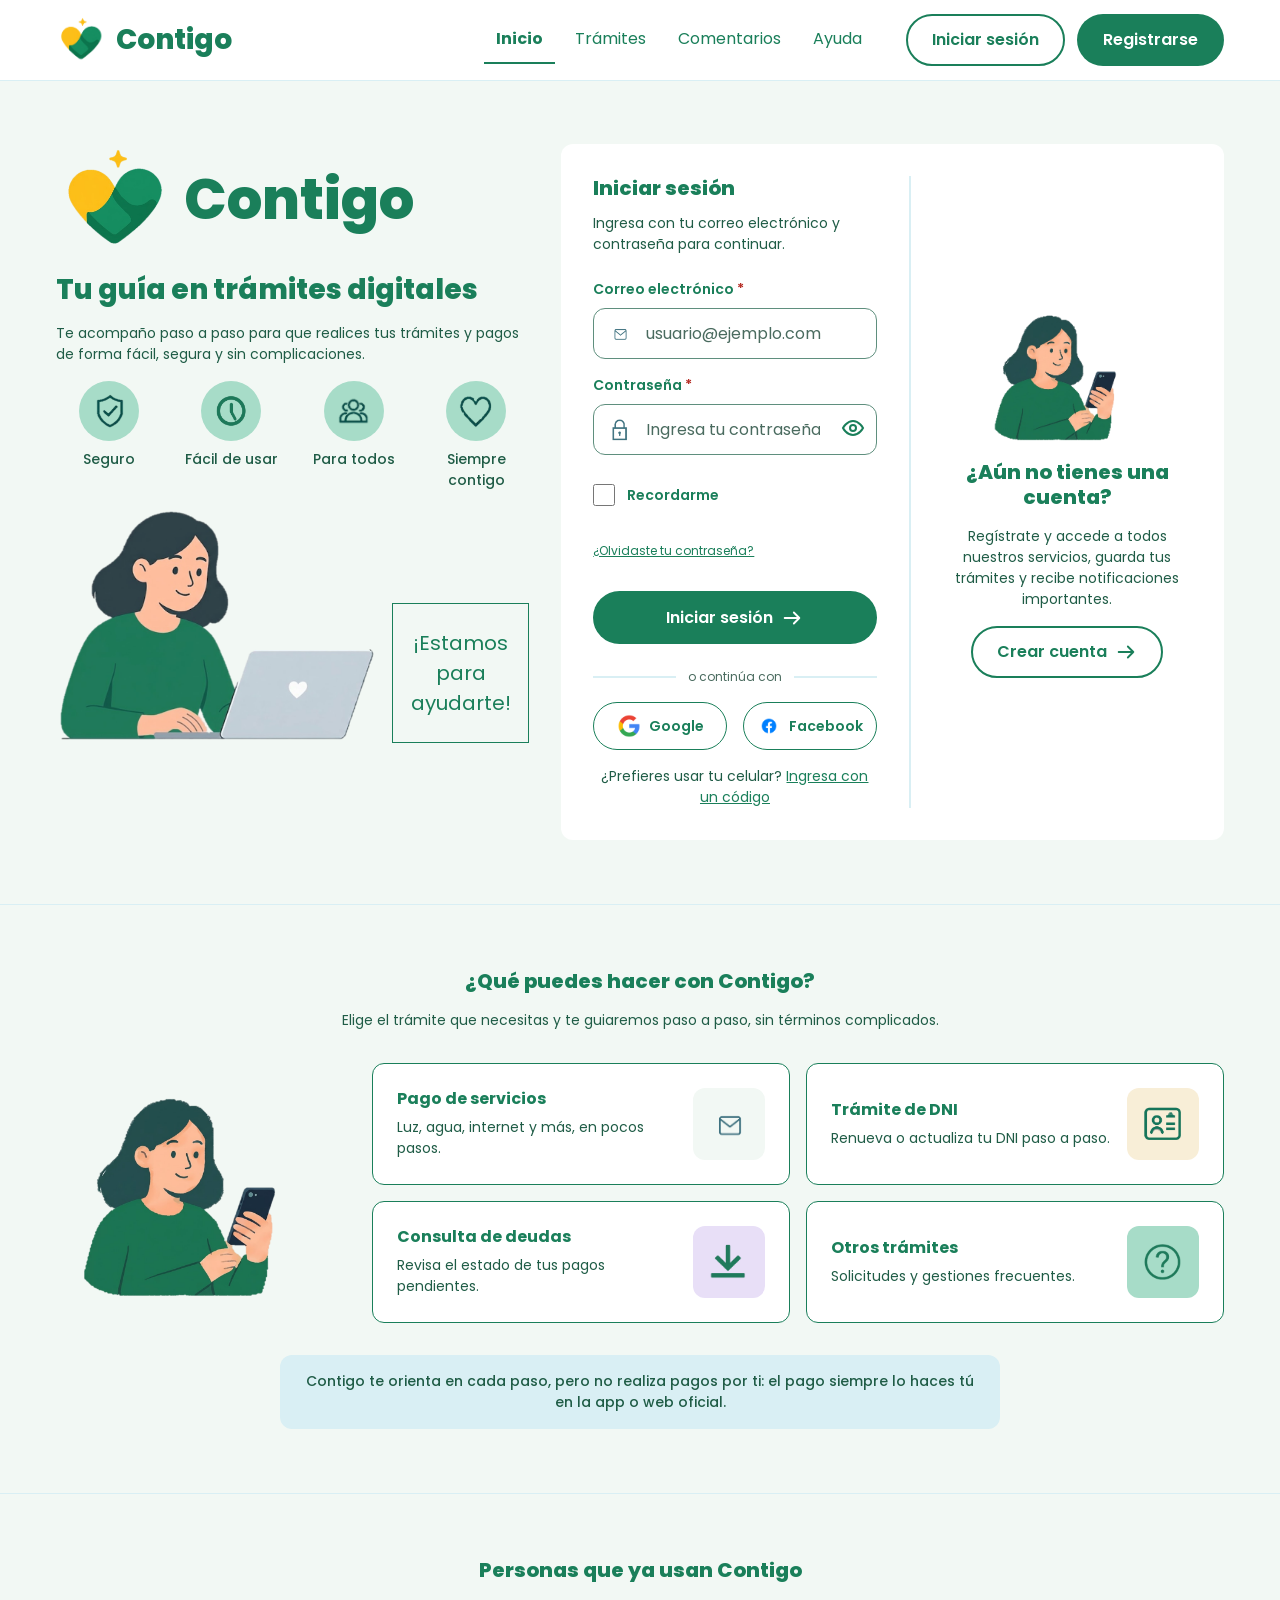
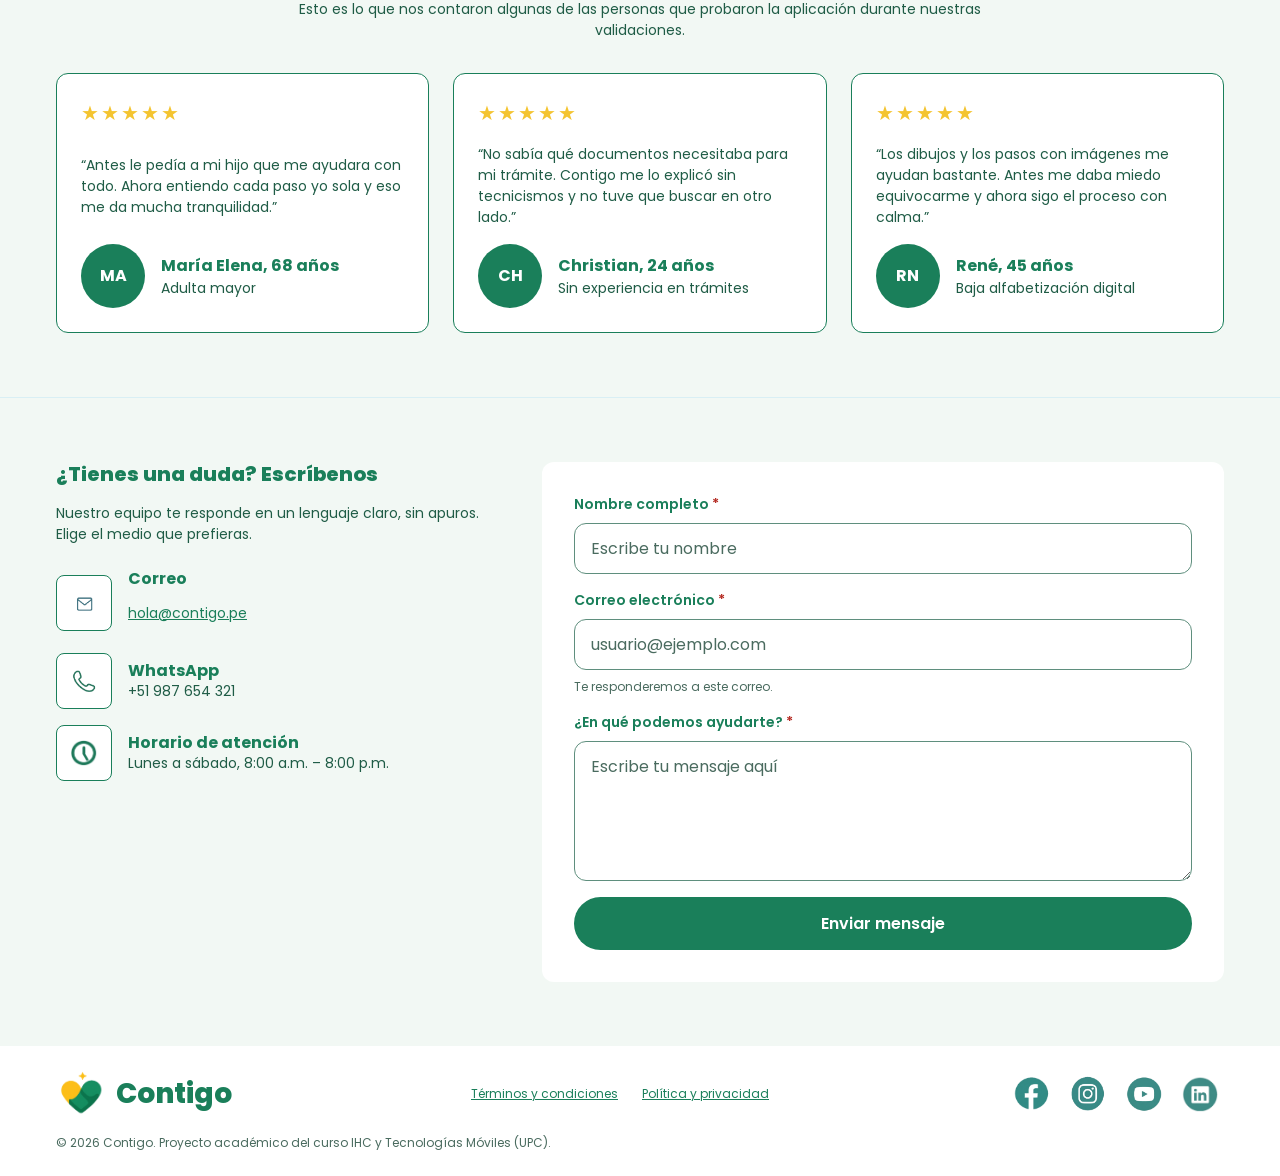
<file: index.html>
<!DOCTYPE html>
<html lang="es">
<head>
  <meta charset="UTF-8">
  <meta name="viewport" content="width=device-width, initial-scale=1.0">
  <meta name="description" content="Contigo te guía paso a paso para realizar tus trámites y pagos digitales de forma fácil y segura.">
  <title>Contigo | Tu guía en trámites digitales</title>
  <link rel="icon" href="assets/images/logo-icon.png">

  <link rel="preconnect" href="https://fonts.googleapis.com">
  <link rel="preconnect" href="https://fonts.gstatic.com" crossorigin>
  <link href="https://fonts.googleapis.com/css2?family=Poppins:wght@400;500;600;700;800&display=swap" rel="stylesheet">

  <link rel="stylesheet" href="assets/styles/main.css">
  <link rel="stylesheet" href="assets/styles/landing.css">
</head>
<body>
  <a class="skip-link" href="#contenido">Saltar al contenido</a>

  <header class="site-header">
    <div class="container header-inner">
      <a class="brand" href="#inicio">
        <img src="assets/images/logo-icon.png" alt="">
        <span>Contigo</span>
      </a>

      <button class="menu-toggle" type="button" aria-expanded="false" aria-controls="main-menu" aria-label="Abrir menú">
        <svg viewBox="0 0 24 24" fill="none" stroke="currentColor" stroke-width="2" stroke-linecap="round" aria-hidden="true"><path d="M4 6h16M4 12h16M4 18h16"/></svg>
      </button>

      <nav id="main-menu" class="main-nav" aria-label="Navegación principal">
        <ul class="nav-links">
          <li><a href="#inicio" class="is-active" aria-current="true">Inicio</a></li>
          <li><a href="#tramites">Trámites</a></li>
          <li><a href="#comentarios">Comentarios</a></li>
          <li><a href="#ayuda">Ayuda</a></li>
        </ul>
        <div class="nav-actions">
          <a class="btn btn-secondary" href="#login" data-focus-login>Iniciar sesión</a>
          <a class="btn btn-primary" href="register.html">Registrarse</a>
        </div>
      </nav>
    </div>
  </header>

  <main id="contenido">
    <section id="inicio" class="section hero">
      <div class="container hero-grid">
        <div class="hero-intro">
          <p class="hero-brand" aria-hidden="true">
            <img src="assets/images/logo-icon.png" alt="">
            <span>Contigo</span>
          </p>
          <h1>Tu guía en trámites digitales</h1>
          <p class="hero-text">
            Te acompaño paso a paso para que realices tus trámites y pagos
            de forma fácil, segura y sin complicaciones.
          </p>

          <ul class="features">
            <li class="feature">
              <span class="feature-icon"><img src="assets/images/feature-secure.png" alt=""></span>
              <span>Seguro</span>
            </li>
            <li class="feature">
              <span class="feature-icon"><img src="assets/images/feature-easy.png" alt=""></span>
              <span>Fácil de usar</span>
            </li>
            <li class="feature">
              <span class="feature-icon"><img src="assets/images/feature-everyone.png" alt=""></span>
              <span>Para todos</span>
            </li>
            <li class="feature">
              <span class="feature-icon"><img src="assets/images/feature-always.png" alt=""></span>
              <span>Siempre contigo</span>
            </li>
          </ul>

          <div class="hero-illustration">
            <img src="assets/images/illustration-laptop.png" alt="Mujer sonriente usando Contigo en su laptop">
            <p class="hero-badge">¡Estamos para ayudarte!</p>
          </div>
        </div>

        <div id="login" class="card login-card">
          <div class="login-panel">
            <h2>Iniciar sesión</h2>
            <p class="login-intro">Ingresa con tu correo electrónico y contraseña para continuar.</p>

            <div id="login-alert" class="alert alert-error" role="alert" hidden>
              <span class="alert-icon" aria-hidden="true">!</span>
              <div>
                <p class="alert-title"></p>
                <p class="alert-text"></p>
              </div>
            </div>

            <form id="login-form" novalidate>
              <div class="field">
                <label class="field-label" for="login-email">Correo electrónico <span class="field-required" aria-hidden="true">*</span></label>
                <div class="field-control has-icon">
                  <img class="field-icon" src="assets/images/icon-mail.png" alt="">
                  <input class="field-input" id="login-email" name="email" type="email" autocomplete="email" placeholder="usuario@ejemplo.com" required aria-describedby="login-email-error">
                </div>
                <p class="field-error" id="login-email-error"></p>
              </div>

              <div class="field">
                <label class="field-label" for="login-password">Contraseña <span class="field-required" aria-hidden="true">*</span></label>
                <div class="field-control has-icon has-action">
                  <img class="field-icon" src="assets/images/icon-lock.png" alt="">
                  <input class="field-input" id="login-password" name="password" type="password" autocomplete="current-password" placeholder="Ingresa tu contraseña" required aria-describedby="login-password-error">
                  <button class="field-action" type="button" data-toggle-password="login-password" aria-pressed="false" aria-label="Mostrar contraseña">
                    <svg viewBox="0 0 24 24" fill="none" stroke="currentColor" stroke-width="2" aria-hidden="true"><path d="M2 12s3.6-7 10-7 10 7 10 7-3.6 7-10 7S2 12 2 12z"/><circle cx="12" cy="12" r="3"/></svg>
                  </button>
                </div>
                <p class="field-error" id="login-password-error"></p>
              </div>

              <div class="login-options">
                <label class="checkbox">
                  <input type="checkbox" id="login-remember" name="remember">
                  Recordarme
                </label>
                <a class="login-forgot" href="phone-login.html">¿Olvidaste tu contraseña?</a>
              </div>

              <button class="btn btn-primary btn-block" type="submit">
                Iniciar sesión
                <svg class="btn-icon" viewBox="0 0 24 24" fill="none" stroke="currentColor" stroke-width="2" stroke-linecap="round" stroke-linejoin="round" aria-hidden="true"><path d="M4 12h16M14 6l6 6-6 6"/></svg>
              </button>
            </form>

            <p class="divider"><span>o continúa con</span></p>
            <div class="social-login">
              <button class="btn btn-secondary" type="button" data-soon="Ingresar con Google aún no está disponible. Por ahora usa tu correo o tu celular.">
                <img src="assets/images/brand-google.png" alt="" width="24" height="24">
                Google
              </button>
              <button class="btn btn-secondary" type="button" data-soon="Ingresar con Facebook aún no está disponible. Por ahora usa tu correo o tu celular.">
                <img src="assets/images/brand-facebook.png" alt="" width="24" height="24">
                Facebook
              </button>
            </div>
            <p class="phone-login-link">
              ¿Prefieres usar tu celular? <a href="phone-login.html">Ingresa con un código</a>
            </p>
          </div>

          <div class="signup-panel">
            <img class="signup-illustration" src="assets/images/illustration-phone.png" alt="">
            <h2>¿Aún no tienes una cuenta?</h2>
            <p>Regístrate y accede a todos nuestros servicios, guarda tus trámites y recibe notificaciones importantes.</p>
            <a class="btn btn-secondary" href="register.html">
              Crear cuenta
              <svg class="btn-icon" viewBox="0 0 24 24" fill="none" stroke="currentColor" stroke-width="2" stroke-linecap="round" stroke-linejoin="round" aria-hidden="true"><path d="M4 12h16M14 6l6 6-6 6"/></svg>
            </a>
          </div>
        </div>
      </div>
    </section>

    <section id="tramites" class="section">
      <div class="container">
        <div class="section-header">
          <h2>¿Qué puedes hacer con Contigo?</h2>
          <p>Elige el trámite que necesitas y te guiaremos paso a paso, sin términos complicados.</p>
        </div>

        <div class="services-layout">
          <img class="services-illustration" src="assets/images/illustration-phone.png" alt="Mujer revisando un trámite en su celular">

          <ul class="services-grid">
            <li class="service-card">
              <div>
                <h3>Pago de servicios</h3>
                <p>Luz, agua, internet y más, en pocos pasos.</p>
              </div>
              <span class="service-icon icon-bg-mist"><img src="assets/images/icon-mail.png" alt=""></span>
            </li>
            <li class="service-card">
              <div>
                <h3>Trámite de DNI</h3>
                <p>Renueva o actualiza tu DNI paso a paso.</p>
              </div>
              <span class="service-icon icon-bg-cream"><img src="assets/images/service-dni.png" alt=""></span>
            </li>
            <li class="service-card">
              <div>
                <h3>Consulta de deudas</h3>
                <p>Revisa el estado de tus pagos pendientes.</p>
              </div>
              <span class="service-icon icon-bg-lilac"><img src="assets/images/service-debts.png" alt=""></span>
            </li>
            <li class="service-card">
              <div>
                <h3>Otros trámites</h3>
                <p>Solicitudes y gestiones frecuentes.</p>
              </div>
              <span class="service-icon icon-bg-mint"><img src="assets/images/service-other.png" alt=""></span>
            </li>
          </ul>
        </div>

        <p class="services-note">
          Contigo te orienta en cada paso, pero no realiza pagos por ti:
          el pago siempre lo haces tú en la app o web oficial.
        </p>
      </div>
    </section>

    <section id="comentarios" class="section">
      <div class="container">
        <div class="section-header">
          <h2>Personas que ya usan Contigo</h2>
          <p>Esto es lo que nos contaron algunas de las personas que probaron la aplicación durante nuestras validaciones.</p>
        </div>

        <ul class="testimonials">
          <li class="testimonial">
            <p class="stars"><span aria-hidden="true">★★★★★</span><span class="visually-hidden">5 de 5 estrellas</span></p>
            <blockquote>“Antes le pedía a mi hijo que me ayudara con todo. Ahora entiendo cada paso yo sola y eso me da mucha tranquilidad.”</blockquote>
            <div class="person">
              <span class="avatar" aria-hidden="true">MA</span>
              <div>
                <p class="person-name">María Elena, 68 años</p>
                <p>Adulta mayor</p>
              </div>
            </div>
          </li>
          <li class="testimonial">
            <p class="stars"><span aria-hidden="true">★★★★★</span><span class="visually-hidden">5 de 5 estrellas</span></p>
            <blockquote>“No sabía qué documentos necesitaba para mi trámite. Contigo me lo explicó sin tecnicismos y no tuve que buscar en otro lado.”</blockquote>
            <div class="person">
              <span class="avatar" aria-hidden="true">CH</span>
              <div>
                <p class="person-name">Christian, 24 años</p>
                <p>Sin experiencia en trámites</p>
              </div>
            </div>
          </li>
          <li class="testimonial">
            <p class="stars"><span aria-hidden="true">★★★★★</span><span class="visually-hidden">5 de 5 estrellas</span></p>
            <blockquote>“Los dibujos y los pasos con imágenes me ayudan bastante. Antes me daba miedo equivocarme y ahora sigo el proceso con calma.”</blockquote>
            <div class="person">
              <span class="avatar" aria-hidden="true">RN</span>
              <div>
                <p class="person-name">René, 45 años</p>
                <p>Baja alfabetización digital</p>
              </div>
            </div>
          </li>
        </ul>
      </div>
    </section>

    <section id="ayuda" class="section">
      <div class="container help-grid">
        <div class="help-intro">
          <h2>¿Tienes una duda? Escríbenos</h2>
          <p>Nuestro equipo te responde en un lenguaje claro, sin apuros. Elige el medio que prefieras.</p>

          <ul class="contact-list">
            <li class="contact-item">
              <span class="contact-icon"><img src="assets/images/icon-mail.png" alt=""></span>
              <div>
                <h3>Correo</h3>
                <a href="mailto:hola@contigo.pe">hola@contigo.pe</a>
              </div>
            </li>
            <li class="contact-item">
              <span class="contact-icon"><img src="assets/images/icon-phone.png" alt=""></span>
              <div>
                <h3>WhatsApp</h3>
                <p>+51 987 654 321</p>
              </div>
            </li>
            <li class="contact-item">
              <span class="contact-icon"><img src="assets/images/icon-clock.png" alt=""></span>
              <div>
                <h3>Horario de atención</h3>
                <p>Lunes a sábado, 8:00 a.m. – 8:00 p.m.</p>
              </div>
            </li>
          </ul>
        </div>

        <div class="card contact-card">
          <div id="contact-alert" class="alert alert-success" role="status" hidden>
            <span class="alert-icon" aria-hidden="true">✓</span>
            <div>
              <p class="alert-title"></p>
              <p class="alert-text"></p>
            </div>
          </div>

          <form id="contact-form" novalidate>
            <div class="field">
              <label class="field-label" for="contact-name">Nombre completo <span class="field-required" aria-hidden="true">*</span></label>
              <input class="field-input" id="contact-name" name="name" type="text" autocomplete="name" placeholder="Escribe tu nombre" required aria-describedby="contact-name-error">
              <p class="field-error" id="contact-name-error"></p>
            </div>

            <div class="field">
              <label class="field-label" for="contact-email">Correo electrónico <span class="field-required" aria-hidden="true">*</span></label>
              <input class="field-input" id="contact-email" name="email" type="email" autocomplete="email" placeholder="usuario@ejemplo.com" required aria-describedby="contact-email-hint contact-email-error">
              <p class="field-hint" id="contact-email-hint">Te responderemos a este correo.</p>
              <p class="field-error" id="contact-email-error"></p>
            </div>

            <div class="field">
              <label class="field-label" for="contact-message">¿En qué podemos ayudarte? <span class="field-required" aria-hidden="true">*</span></label>
              <textarea class="field-input" id="contact-message" name="message" placeholder="Escribe tu mensaje aquí" required aria-describedby="contact-message-error"></textarea>
              <p class="field-error" id="contact-message-error"></p>
            </div>

            <button class="btn btn-primary btn-block" type="submit">Enviar mensaje</button>
          </form>
        </div>
      </div>
    </section>
  </main>

  <footer class="site-footer">
    <div class="container footer-inner">
      <a class="brand" href="#inicio">
        <img src="assets/images/logo-icon.png" alt="">
        <span>Contigo</span>
      </a>

      <ul class="footer-links">
        <li><a href="#" data-soon="Pronto publicaremos los términos y condiciones.">Términos y condiciones</a></li>
        <li><a href="#" data-soon="Pronto publicaremos la política de privacidad.">Política y privacidad</a></li>
      </ul>

      <ul class="social-links">
        <li><a href="#" data-soon="Pronto tendremos nuestra página de Facebook."><img src="assets/images/social-facebook.png" alt="Contigo en Facebook"></a></li>
        <li><a href="#" data-soon="Pronto tendremos nuestra cuenta de Instagram."><img src="assets/images/social-instagram.png" alt="Contigo en Instagram"></a></li>
        <li><a href="#" data-soon="Pronto tendremos nuestro canal de YouTube."><img src="assets/images/social-youtube.png" alt="Contigo en YouTube"></a></li>
        <li><a href="#" data-soon="Pronto tendremos nuestra página de LinkedIn."><img src="assets/images/social-linkedin.png" alt="Contigo en LinkedIn"></a></li>
      </ul>

      <p class="footer-note">&copy; <span id="current-year"></span> Contigo. Proyecto académico del curso IHC y Tecnologías Móviles (UPC).</p>
    </div>
  </footer>

  <div id="toast" class="toast" role="status" aria-live="polite" hidden></div>

  <script src="assets/scripts/main.js"></script>
  <script src="assets/scripts/storage.js"></script>
  <script src="assets/scripts/forms.js"></script>
  <script src="assets/scripts/landing.js"></script>
</body>
</html>
</file>
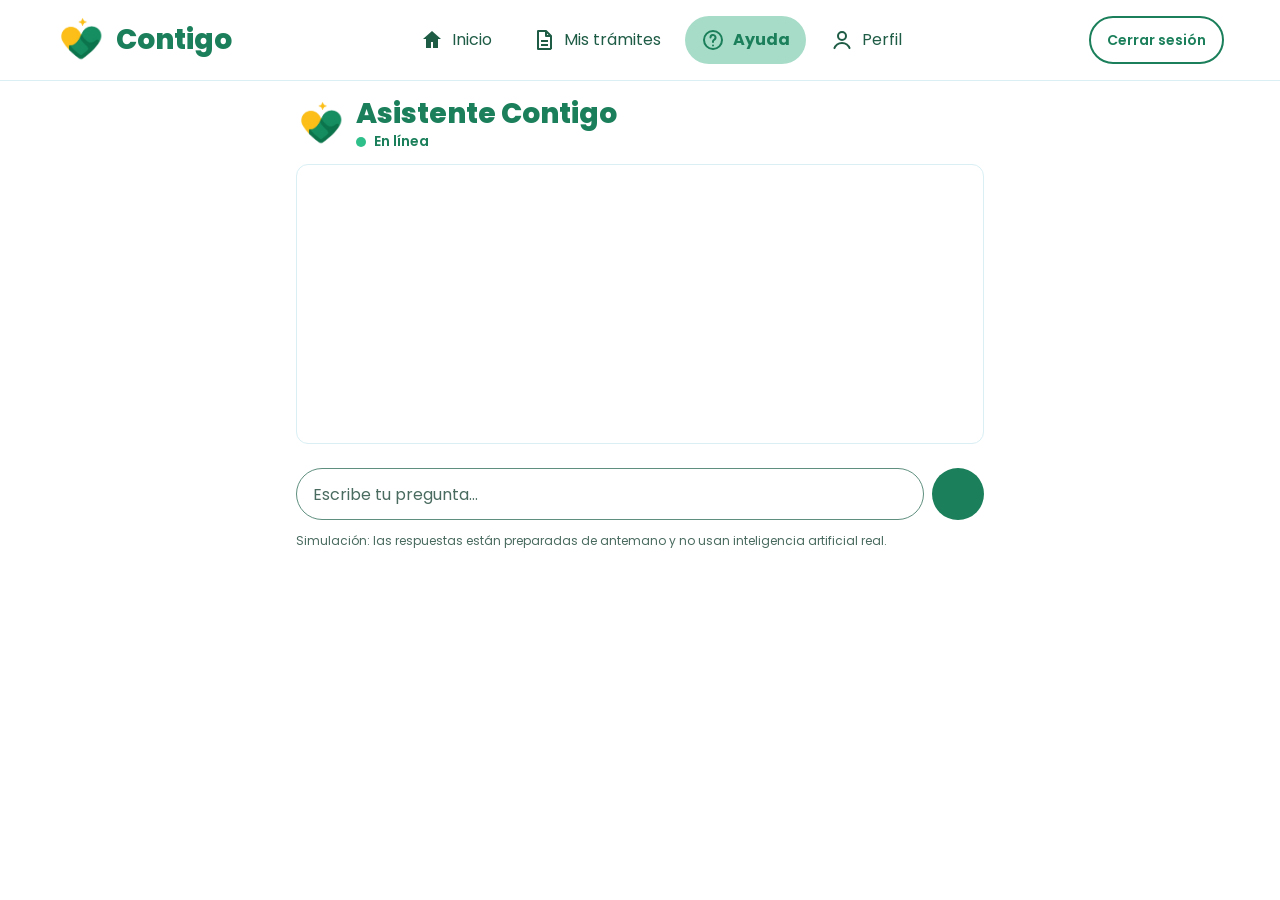
<file: assistant.html>
<!DOCTYPE html>
<html lang="es">
<head>
  <meta charset="UTF-8">
  <meta name="viewport" content="width=device-width, initial-scale=1.0">
  <title>Asistente | Contigo</title>
  <link rel="icon" href="assets/images/logo-icon.png">

  <link rel="preconnect" href="https://fonts.googleapis.com">
  <link rel="preconnect" href="https://fonts.gstatic.com" crossorigin>
  <link href="https://fonts.googleapis.com/css2?family=Poppins:wght@400;500;600;700;800&display=swap" rel="stylesheet">

  <link rel="stylesheet" href="assets/styles/main.css">
  <link rel="stylesheet" href="assets/styles/home.css">
  <link rel="stylesheet" href="assets/styles/procedures.css">
  <link rel="stylesheet" href="assets/styles/assistant.css">
</head>
<body class="app-page">
  <a class="skip-link" href="#question-input">Saltar a escribir tu pregunta</a>

  <header class="site-header">
    <div class="container header-inner">
      <a class="brand" href="home.html">
        <img src="assets/images/logo-icon.png" alt="">
        <span>Contigo</span>
      </a>

      <nav class="app-nav" aria-label="Secciones de la app">
        <a class="app-nav-link" href="home.html">
          <svg viewBox="0 0 24 24" fill="currentColor" aria-hidden="true"><path d="M12 3l9 8h-3v9h-5v-6h-2v6H6v-9H3z"/></svg>
          <span>Inicio</span>
        </a>
        <a class="app-nav-link" href="procedures.html">
          <svg viewBox="0 0 24 24" fill="none" stroke="currentColor" stroke-width="2" stroke-linejoin="round" aria-hidden="true"><path d="M6 3h8l5 5v13H6z"/><path d="M14 3v5h5M9 13h7M9 17h7"/></svg>
          <span>Mis trámites</span>
        </a>
        <a class="app-nav-link is-active" href="assistant.html" aria-current="page">
          <svg viewBox="0 0 24 24" fill="none" stroke="currentColor" stroke-width="2" stroke-linecap="round" aria-hidden="true"><circle cx="12" cy="12" r="9"/><path d="M9.5 9.5a2.5 2.5 0 1 1 3.5 2.3c-.6.3-1 .9-1 1.6V14M12 17.5v.01"/></svg>
          <span>Ayuda</span>
        </a>
        <a class="app-nav-link" href="profile.html">
          <svg viewBox="0 0 24 24" fill="none" stroke="currentColor" stroke-width="2" aria-hidden="true"><circle cx="12" cy="8" r="4"/><path d="M4 21c1.5-4 4.5-6 8-6s6.5 2 8 6"/></svg>
          <span>Perfil</span>
        </a>
      </nav>

      <button id="logout-button" class="btn btn-secondary logout-button" type="button">Cerrar sesión</button>
    </div>
  </header>

  <main id="contenido" class="assistant-main">
    <div class="container assistant-container">
      <div class="assistant-header">
        <button id="back-button" class="assistant-back" type="button" aria-label="Volver" hidden></button>
        <img src="assets/images/logo-icon.png" alt="" class="assistant-avatar">
        <div>
          <h1>Asistente Contigo</h1>
          <p class="assistant-online"><span class="online-dot" aria-hidden="true"></span>En línea</p>
        </div>
      </div>

      <p id="topic-chip" class="topic-chip" hidden></p>

      <div id="chat-log" class="chat-log" role="log" aria-live="polite" aria-label="Conversación con el asistente"></div>

      <div id="suggestions" class="suggestions" role="group" aria-label="Preguntas sugeridas"></div>

      <form id="chat-form" class="chat-form" novalidate>
        <label class="visually-hidden" for="question-input">Escribe tu pregunta</label>
        <input id="question-input" class="field-input" type="text" placeholder="Escribe tu pregunta..." autocomplete="off" maxlength="200">
        <button id="send-button" class="send-button" type="submit" aria-label="Enviar pregunta"></button>
      </form>

      <p class="assistant-note">Simulación: las respuestas están preparadas de antemano y no usan inteligencia artificial real.</p>
    </div>
  </main>

  <div id="toast" class="toast" role="status" aria-live="polite" hidden></div>

  <script src="assets/scripts/main.js"></script>
  <script src="assets/scripts/storage.js"></script>
  <script src="assets/scripts/forms.js"></script>
  <script src="assets/scripts/icons.js"></script>
  <script src="assets/scripts/procedures-data.js"></script>
  <script src="assets/scripts/guide-support-data.js"></script>
  <script src="assets/scripts/bills-data.js"></script>
  <script src="assets/scripts/glossary.js"></script>
  <script src="assets/scripts/assistant-data.js"></script>
  <script src="assets/scripts/assistant.js"></script>
</body>
</html>
</file>
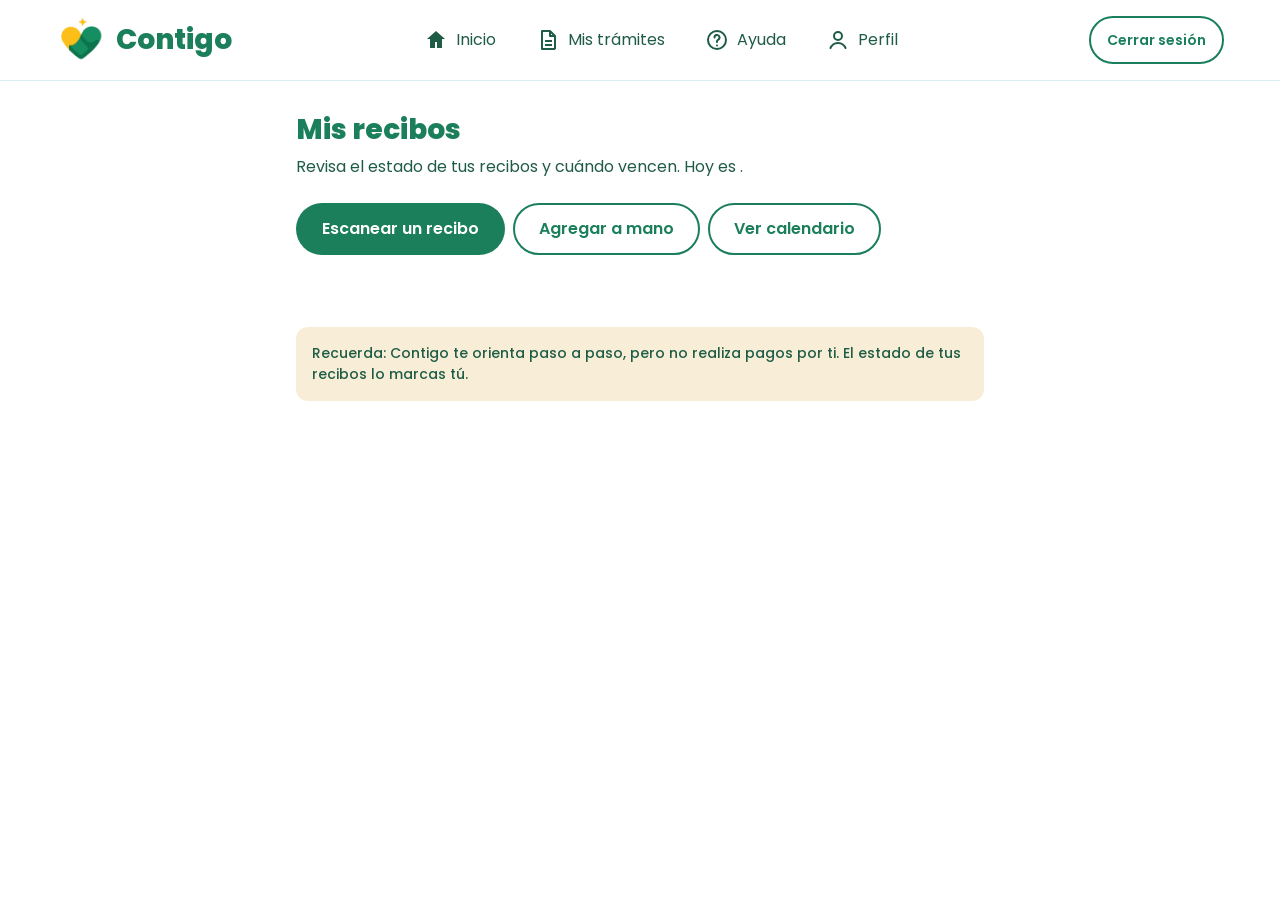
<file: bills.html>
<!DOCTYPE html>
<html lang="es">
<head>
  <meta charset="UTF-8">
  <meta name="viewport" content="width=device-width, initial-scale=1.0">
  <title>Mis recibos | Contigo</title>
  <link rel="icon" href="assets/images/logo-icon.png">

  <link rel="preconnect" href="https://fonts.googleapis.com">
  <link rel="preconnect" href="https://fonts.gstatic.com" crossorigin>
  <link href="https://fonts.googleapis.com/css2?family=Poppins:wght@400;500;600;700;800&display=swap" rel="stylesheet">

  <link rel="stylesheet" href="assets/styles/main.css">
  <link rel="stylesheet" href="assets/styles/home.css">
  <link rel="stylesheet" href="assets/styles/procedures.css">
  <link rel="stylesheet" href="assets/styles/bills.css">
</head>
<body class="app-page">
  <a class="skip-link" href="#contenido">Saltar al contenido</a>

  <header class="site-header">
    <div class="container header-inner">
      <a class="brand" href="home.html">
        <img src="assets/images/logo-icon.png" alt="">
        <span>Contigo</span>
      </a>

      <nav class="app-nav" aria-label="Secciones de la app">
        <a class="app-nav-link" href="home.html">
          <svg viewBox="0 0 24 24" fill="currentColor" aria-hidden="true"><path d="M12 3l9 8h-3v9h-5v-6h-2v6H6v-9H3z"/></svg>
          <span>Inicio</span>
        </a>
        <a class="app-nav-link" href="procedures.html">
          <svg viewBox="0 0 24 24" fill="none" stroke="currentColor" stroke-width="2" stroke-linejoin="round" aria-hidden="true"><path d="M6 3h8l5 5v13H6z"/><path d="M14 3v5h5M9 13h7M9 17h7"/></svg>
          <span>Mis trámites</span>
        </a>
        <a class="app-nav-link" href="assistant.html">
          <svg viewBox="0 0 24 24" fill="none" stroke="currentColor" stroke-width="2" stroke-linecap="round" aria-hidden="true"><circle cx="12" cy="12" r="9"/><path d="M9.5 9.5a2.5 2.5 0 1 1 3.5 2.3c-.6.3-1 .9-1 1.6V14M12 17.5v.01"/></svg>
          <span>Ayuda</span>
        </a>
        <a class="app-nav-link" href="profile.html">
          <svg viewBox="0 0 24 24" fill="none" stroke="currentColor" stroke-width="2" aria-hidden="true"><circle cx="12" cy="8" r="4"/><path d="M4 21c1.5-4 4.5-6 8-6s6.5 2 8 6"/></svg>
          <span>Perfil</span>
        </a>
      </nav>

      <button id="logout-button" class="btn btn-secondary logout-button" type="button">Cerrar sesión</button>
    </div>
  </header>

  <main id="contenido" class="home-main">
    <div class="container bills-container">
      <div class="home-greeting">
        <h1>Mis recibos</h1>
        <p>Revisa el estado de tus recibos y cuándo vencen. Hoy es <strong id="today-text"></strong>.</p>
      </div>

      <div id="reminder-list" class="reminder-list" hidden></div>

      <div class="bills-actions">
        <a class="btn btn-primary" href="scan.html">Escanear un recibo</a>
        <a class="btn btn-secondary" href="scan.html?manual=1">Agregar a mano</a>
        <a class="btn btn-secondary" href="calendar.html">Ver calendario</a>
      </div>

      <div id="device-box" class="card device-box" hidden>
        <p><strong>Recibe los avisos en este dispositivo.</strong> Te avisamos 2 días antes y el día del vencimiento si tu pago sigue pendiente.</p>
        <button id="device-button" class="btn btn-secondary" type="button">Activar avisos</button>
      </div>

      <div id="status-chips" class="chip-group" role="group" aria-label="Filtrar por estado"></div>
      <p id="bills-status" class="visually-hidden" role="status"></p>

      <ul id="bill-list" class="bill-list"></ul>

      <div id="bills-empty" class="receipt-empty" hidden>
        <p id="bills-empty-text">Aún no tienes recibos. Escanea uno o agrégalo a mano para que te avisemos antes de que venza.</p>
      </div>

      <p class="home-note">
        Recuerda: Contigo te orienta paso a paso, pero no realiza pagos por ti. El estado de tus recibos lo marcas tú.
      </p>
    </div>
  </main>

  <div id="toast" class="toast" role="status" aria-live="polite" hidden></div>

  <script src="assets/scripts/main.js"></script>
  <script src="assets/scripts/storage.js"></script>
  <script src="assets/scripts/forms.js"></script>
  <script src="assets/scripts/icons.js"></script>
  <script src="assets/scripts/dates.js"></script>
  <script src="assets/scripts/procedures-data.js"></script>
  <script src="assets/scripts/guide-support-data.js"></script>
  <script src="assets/scripts/bills-data.js"></script>
  <script src="assets/scripts/reminders.js"></script>
  <script src="assets/scripts/bills.js"></script>
</body>
</html>
</file>
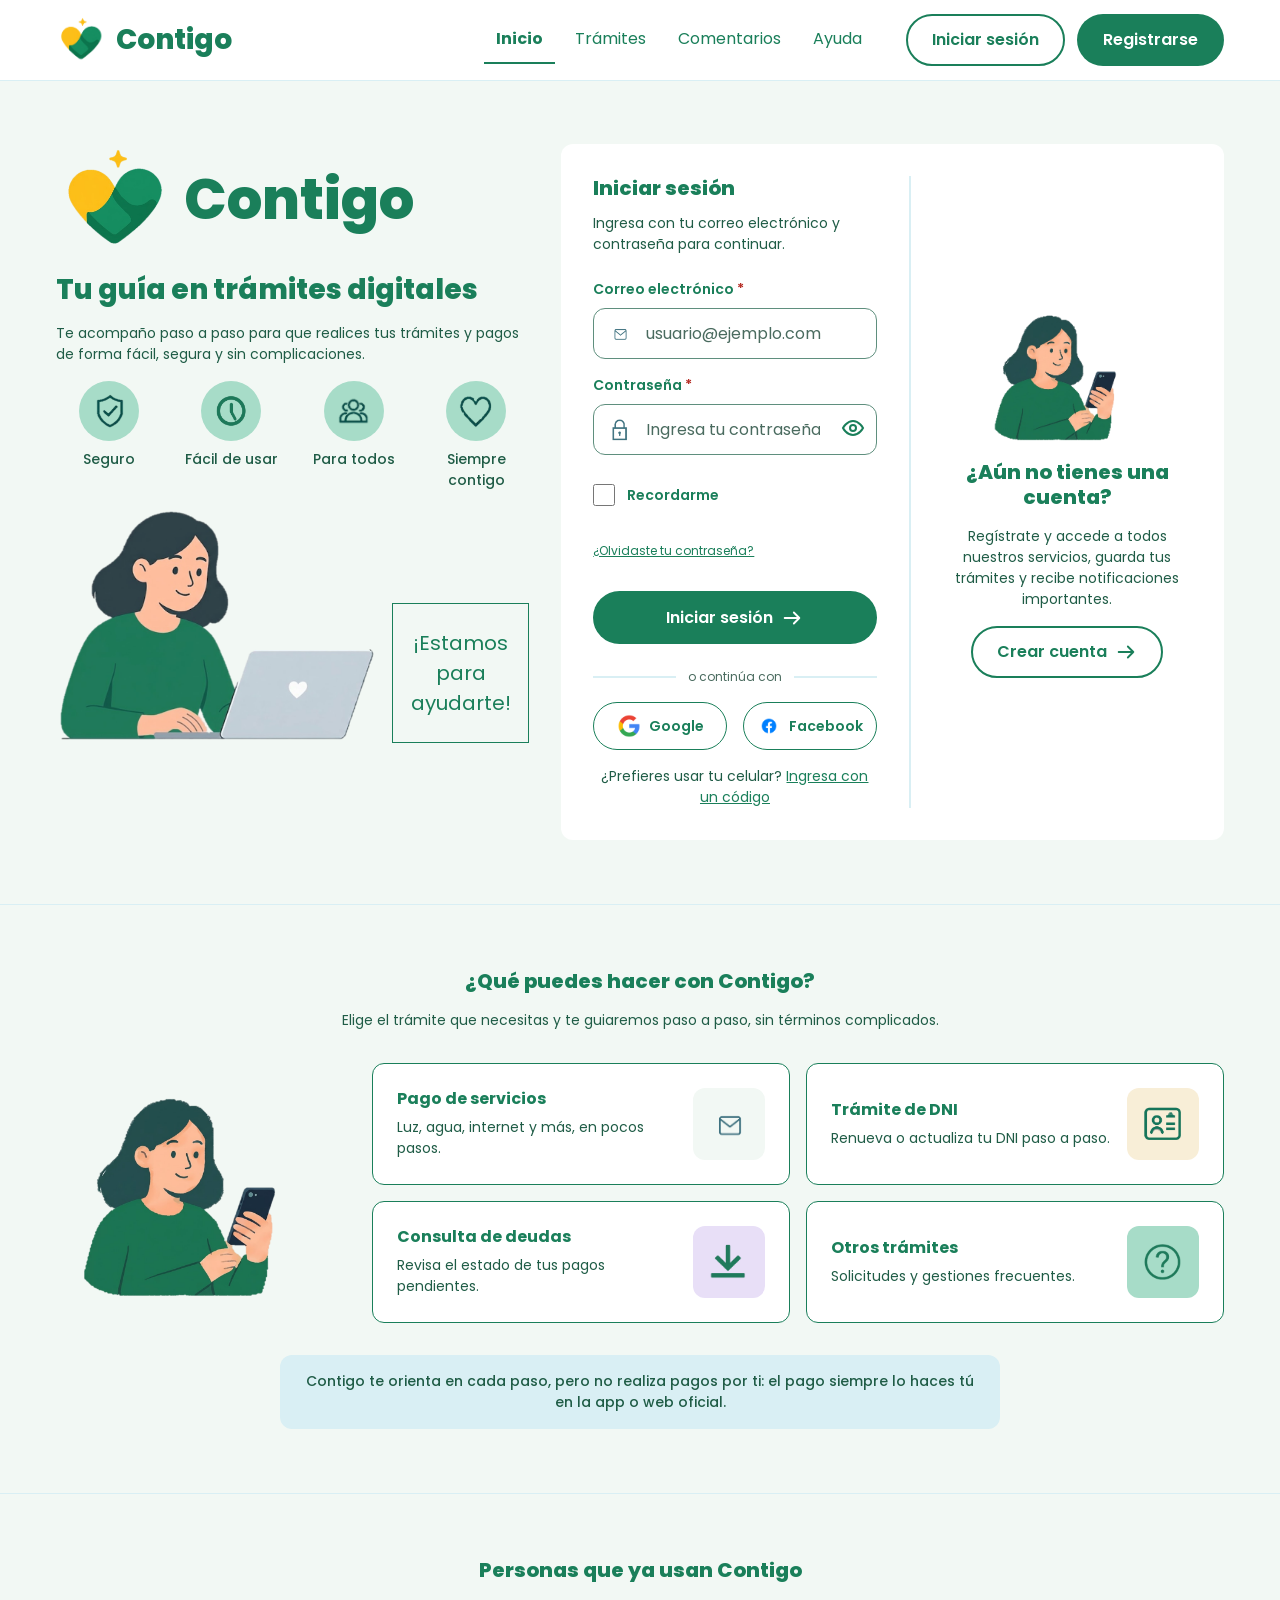
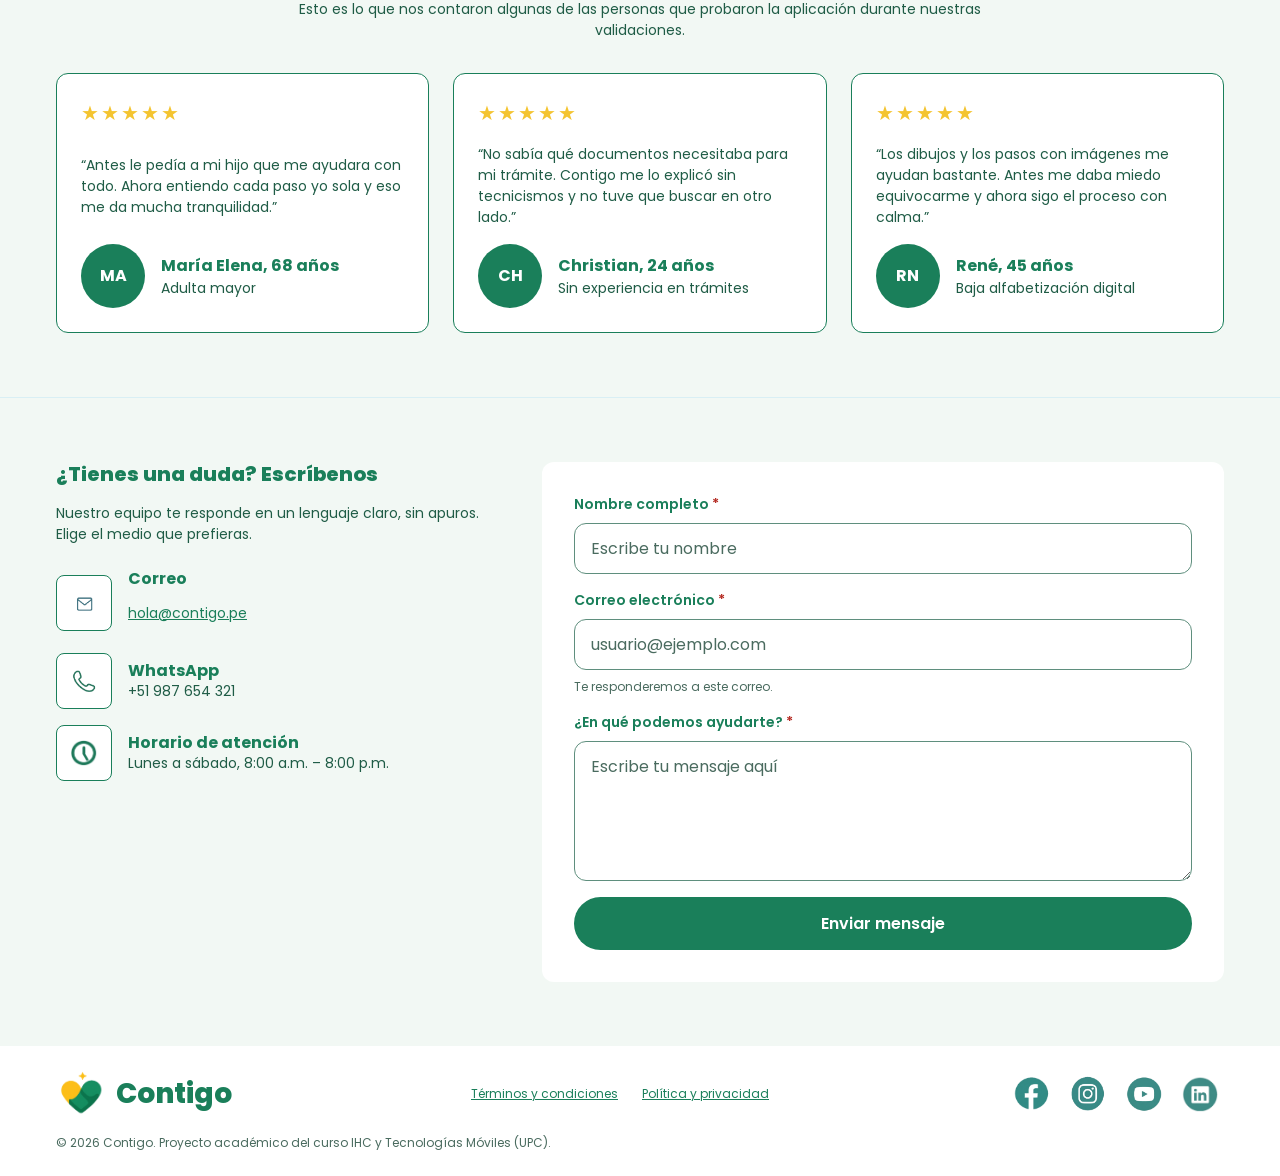
<file: calendar.html>
<!DOCTYPE html>
<html lang="es">
<head>
  <meta charset="UTF-8">
  <meta name="viewport" content="width=device-width, initial-scale=1.0">
  <title>Mis pagos | Contigo</title>
  <link rel="icon" href="assets/images/logo-icon.png">

  <link rel="preconnect" href="https://fonts.googleapis.com">
  <link rel="preconnect" href="https://fonts.gstatic.com" crossorigin>
  <link href="https://fonts.googleapis.com/css2?family=Poppins:wght@400;500;600;700;800&display=swap" rel="stylesheet">

  <link rel="stylesheet" href="assets/styles/main.css">
  <link rel="stylesheet" href="assets/styles/home.css">
  <link rel="stylesheet" href="assets/styles/procedures.css">
  <link rel="stylesheet" href="assets/styles/sprint2.css">
</head>
<body class="app-page" data-page="calendar">
  <a class="skip-link" href="#contenido">Saltar al contenido</a>

  <header class="site-header">
    <div class="container header-inner">
      <a class="brand" href="home.html">
        <img src="assets/images/logo-icon.png" alt="">
        <span>Contigo</span>
      </a>

      <nav class="app-nav" aria-label="Secciones de la app">
        <a class="app-nav-link" href="home.html">
          <svg viewBox="0 0 24 24" fill="currentColor" aria-hidden="true"><path d="M12 3l9 8h-3v9h-5v-6h-2v6H6v-9H3z"/></svg>
          <span>Inicio</span>
        </a>
        <a class="app-nav-link" href="procedures.html">
          <svg viewBox="0 0 24 24" fill="none" stroke="currentColor" stroke-width="2" stroke-linejoin="round" aria-hidden="true"><path d="M6 3h8l5 5v13H6z"/><path d="M14 3v5h5M9 13h7M9 17h7"/></svg>
          <span>Mis trámites</span>
        </a>
        <a class="app-nav-link is-active" href="calendar.html" aria-current="page" data-nav="calendar">
          <svg viewBox="0 0 24 24" fill="none" stroke="currentColor" stroke-width="2" stroke-linecap="round" stroke-linejoin="round" aria-hidden="true"><rect x="3" y="5" width="18" height="16" rx="2"/><path d="M3 10h18M8 3v4M16 3v4"/></svg>
          <span>Pagos</span>
        </a>
        <a class="app-nav-link" href="#" data-open-assistant>
          <svg viewBox="0 0 24 24" fill="none" stroke="currentColor" stroke-width="2" stroke-linecap="round" aria-hidden="true"><circle cx="12" cy="12" r="9"/><path d="M9.5 9.5a2.5 2.5 0 1 1 3.5 2.3c-.6.3-1 .9-1 1.6V14M12 17.5v.01"/></svg>
          <span>Ayuda</span>
        </a>
        <a class="app-nav-link" href="profile.html">
          <svg viewBox="0 0 24 24" fill="none" stroke="currentColor" stroke-width="2" aria-hidden="true"><circle cx="12" cy="8" r="4"/><path d="M4 21c1.5-4 4.5-6 8-6s6.5 2 8 6"/></svg>
          <span>Perfil</span>
        </a>
      </nav>

      <button id="logout-button" class="btn btn-secondary logout-button" type="button">Cerrar sesión</button>
    </div>
  </header>

  <main id="contenido" class="home-main">
    <div class="container s2-calendar-container">
      <div class="home-greeting">
        <h1>Mis pagos y vencimientos</h1>
        <p>Aquí ves tus recibos ordenados por fecha para que no se te pase ninguno.</p>
      </div>

      <!-- US-37: permiso para los avisos -->
      <section id="notify-card" class="card s2-notify-card" aria-labelledby="notify-title">
        <span class="s2-notify-icon" data-icon="bell" aria-hidden="true"></span>
        <div class="s2-notify-body">
          <h2 id="notify-title" class="s2-notify-title">Avisos antes del vencimiento</h2>
          <p id="notify-text">Te avisamos 2 días antes y el mismo día en que vence cada pago.</p>
        </div>
        <button id="notify-button" class="btn btn-primary s2-small-button" type="button">Activar avisos</button>
      </section>

      <div class="s2-calendar-actions">
        <a class="btn btn-primary" href="scan.html">
          <span class="btn-icon s2-inline-icon" data-icon="camera"></span>
          <span>Escanear un recibo</span>
        </a>
        <button id="add-bill-toggle" class="btn btn-secondary" type="button" aria-expanded="false" aria-controls="add-bill-section">Agregar un pago a mano</button>
      </div>

      <!-- US-36: registro manual de la fecha de vencimiento -->
      <section id="add-bill-section" class="card procedure-card-box s2-add-bill" aria-labelledby="add-bill-title" hidden>
        <h2 id="add-bill-title" tabindex="-1">Agregar un pago</h2>
        <p class="procedure-hint">Escribe los datos tal como aparecen en tu recibo.</p>
        <form id="add-bill-form" novalidate>
          <div class="field">
            <label class="field-label" for="add-service">Servicio <span class="field-required" aria-hidden="true">*</span></label>
            <select id="add-service" class="field-input" name="service" required aria-describedby="add-service-error">
              <option value="">Elige un servicio</option>
            </select>
            <p class="field-error" id="add-service-error"></p>
          </div>
          <div class="field">
            <label class="field-label" id="add-number-label" for="add-number">Número de suministro o contrato <span class="field-required" aria-hidden="true">*</span></label>
            <input id="add-number" class="field-input" name="number" type="text" inputmode="numeric" maxlength="10" autocomplete="off" required aria-describedby="add-number-hint add-number-error">
            <p class="field-hint" id="add-number-hint">Está en la parte de arriba de tu recibo.</p>
            <p class="field-error" id="add-number-error"></p>
          </div>
          <div class="field">
            <label class="field-label" for="add-amount">Monto a pagar (S/) <span class="field-required" aria-hidden="true">*</span></label>
            <input id="add-amount" class="field-input" name="amount" type="text" inputmode="decimal" maxlength="7" autocomplete="off" required aria-describedby="add-amount-hint add-amount-error">
            <p class="field-hint" id="add-amount-hint">Ejemplo: 85.50</p>
            <p class="field-error" id="add-amount-error"></p>
          </div>
          <div class="field">
            <label class="field-label" for="add-due-date">Fecha de vencimiento <span class="field-required" aria-hidden="true">*</span></label>
            <input id="add-due-date" class="field-input" name="dueDate" type="date" required aria-describedby="add-due-date-error">
            <p class="field-error" id="add-due-date-error"></p>
          </div>
          <div class="s2-scan-actions">
            <button class="btn btn-primary btn-block" type="submit">Guardar pago</button>
            <button id="add-bill-cancel" class="btn btn-secondary btn-block" type="button">Cancelar</button>
          </div>
        </form>
      </section>

      <!-- US-38: vista de lista y vista mensual -->
      <div class="s2-view-tabs" role="tablist" aria-label="Cómo quieres ver tus pagos">
        <button id="tab-list" class="s2-view-tab" type="button" role="tab" aria-selected="true" aria-controls="panel-list">
          <span class="s2-inline-icon" data-icon="list"></span><span>Lista</span>
        </button>
        <button id="tab-month" class="s2-view-tab" type="button" role="tab" aria-selected="false" aria-controls="panel-month">
          <span class="s2-inline-icon" data-icon="calendar"></span><span>Mes</span>
        </button>
      </div>

      <section id="panel-list" role="tabpanel" aria-labelledby="tab-list">
        <div id="list-filter" class="chip-group" role="group" aria-label="Qué pagos mostrar">
          <button type="button" class="chip" data-filter="open">Por pagar</button>
          <button type="button" class="chip" data-filter="all">Todos</button>
        </div>
        <p id="list-status" class="visually-hidden" role="status"></p>
        <ul id="bill-list" class="s2-bill-list"></ul>
        <div id="bill-empty" class="s2-empty" hidden>
          <span class="s2-empty-icon" data-icon="check" aria-hidden="true"></span>
          <p class="s2-empty-title">No tienes pagos pendientes</p>
          <p>Cuando escanees o agregues un recibo, aparecerá aquí con su fecha de vencimiento.</p>
        </div>
      </section>

      <section id="panel-month" role="tabpanel" aria-labelledby="tab-month" hidden>
        <div class="s2-month-nav">
          <button id="month-prev" class="s2-icon-button s2-month-arrow" type="button" aria-label="Mes anterior"></button>
          <label class="visually-hidden" for="month-select">Elige un mes</label>
          <select id="month-select" class="field-input s2-month-select"></select>
          <button id="month-next" class="s2-icon-button s2-month-arrow" type="button" aria-label="Mes siguiente"></button>
        </div>
        <div class="s2-month-grid-wrap">
          <div id="month-grid" class="s2-month-grid" role="grid" aria-label="Calendario del mes"></div>
        </div>
        <div class="s2-month-list-head">
          <h2 id="month-list-title" class="section-title"></h2>
          <button id="month-show-all" class="btn-link" type="button" hidden>Ver todo el mes</button>
        </div>
        <ul id="month-bill-list" class="s2-bill-list"></ul>
        <div id="month-empty" class="s2-empty" hidden>
          <span class="s2-empty-icon" data-icon="calendar" aria-hidden="true"></span>
          <p id="month-empty-text" class="s2-empty-title">No tienes pagos en este mes</p>
        </div>
      </section>

      <!-- US-48 dentro del calendario: trámites pendientes -->
      <section id="calendar-attempts" class="receipt-section" aria-labelledby="calendar-attempts-title" hidden>
        <h2 id="calendar-attempts-title" class="section-title">Trámites que dejaste a medias</h2>
        <ul id="calendar-attempt-list" class="receipt-list"></ul>
      </section>

      <p class="home-note">
        Contigo te recuerda tus pagos, pero no los realiza por ti. Marca cada recibo como pagado cuando tu empresa te lo confirme.
      </p>
    </div>
  </main>

  <div id="toast" class="toast" role="status" aria-live="polite" hidden></div>

  <script src="assets/scripts/main.js"></script>
  <script src="assets/scripts/storage.js"></script>
  <script src="assets/scripts/forms.js"></script>
  <script src="assets/scripts/icons.js"></script>
  <script src="assets/scripts/procedures-data.js"></script>
  <script src="assets/scripts/ui-helpers.js"></script>
  <script src="assets/scripts/bills.js"></script>
  <script src="assets/scripts/guide-history.js"></script>
  <script src="assets/scripts/assistant-data.js"></script>
  <script src="assets/scripts/assistant.js"></script>
  <script src="assets/scripts/reminders.js"></script>
  <script src="assets/scripts/app-extras.js"></script>
  <script src="assets/scripts/calendar.js"></script>
</body>
</html>
</file>
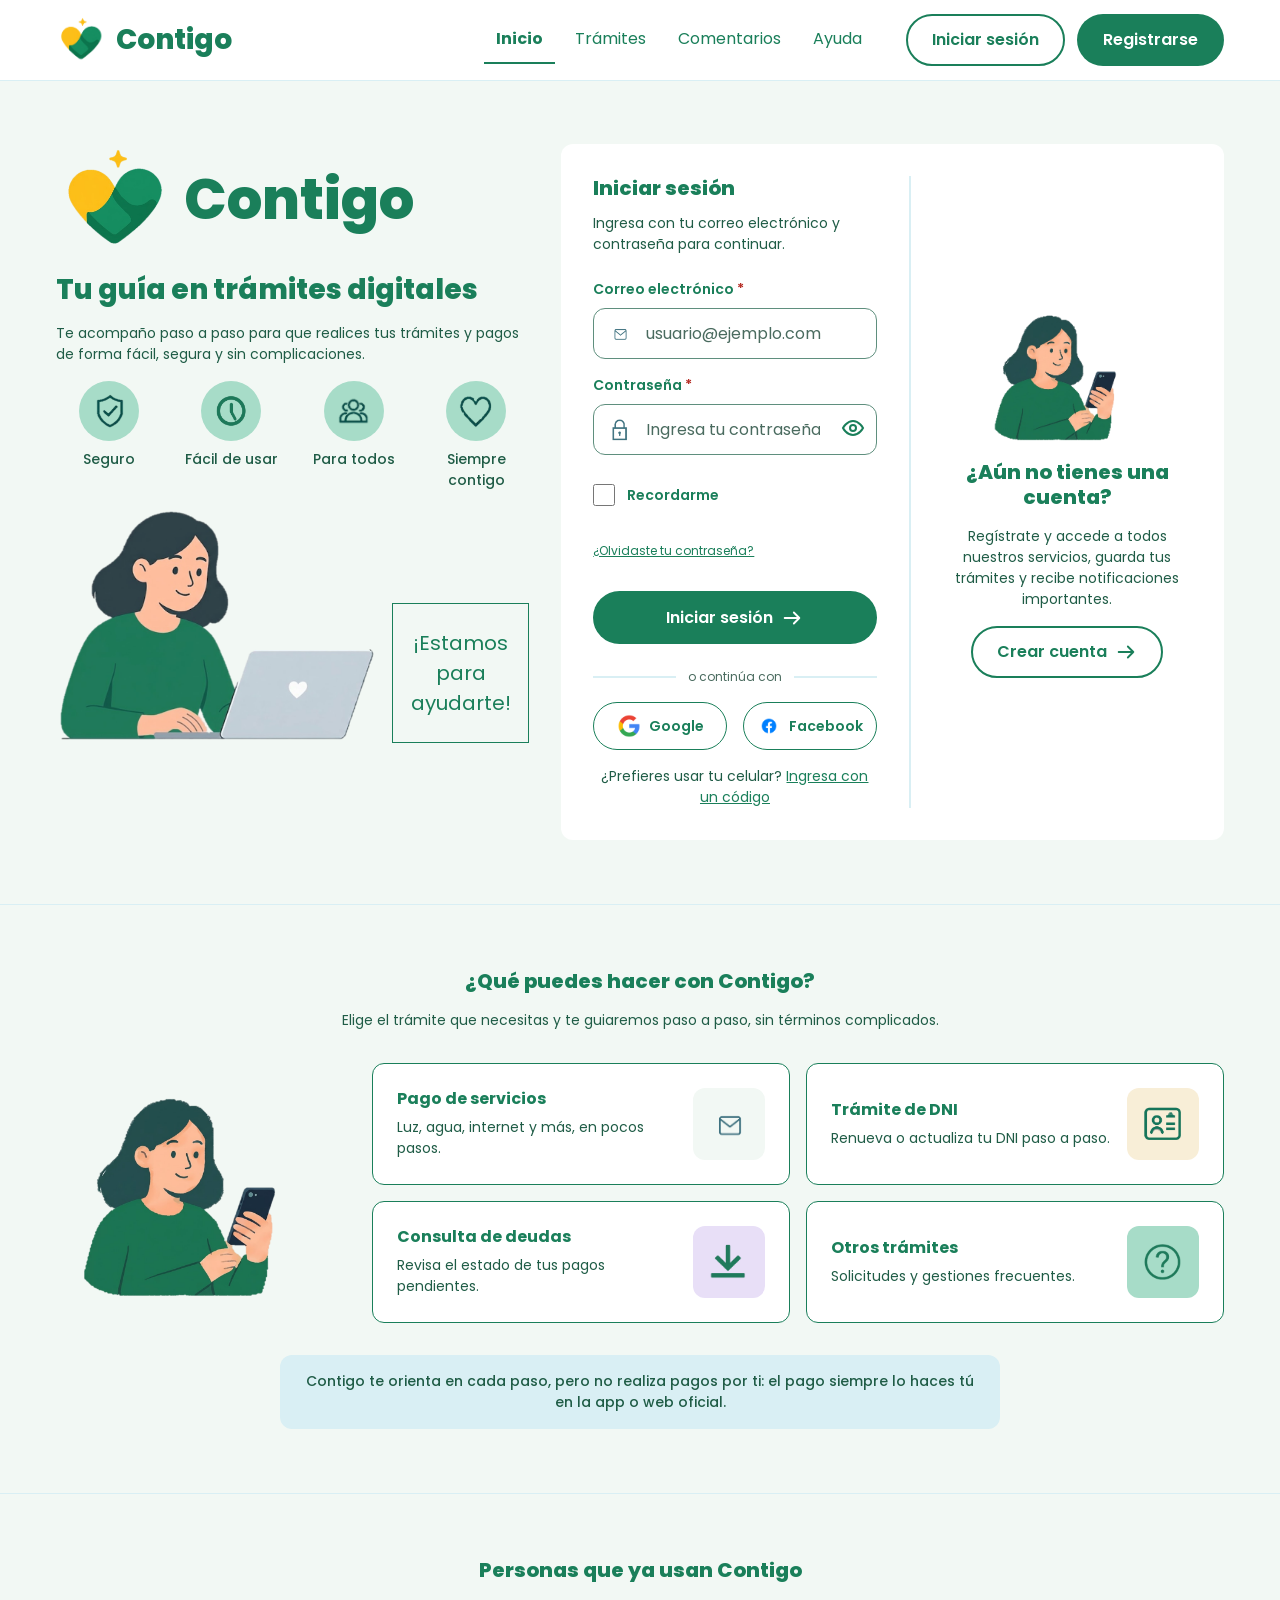
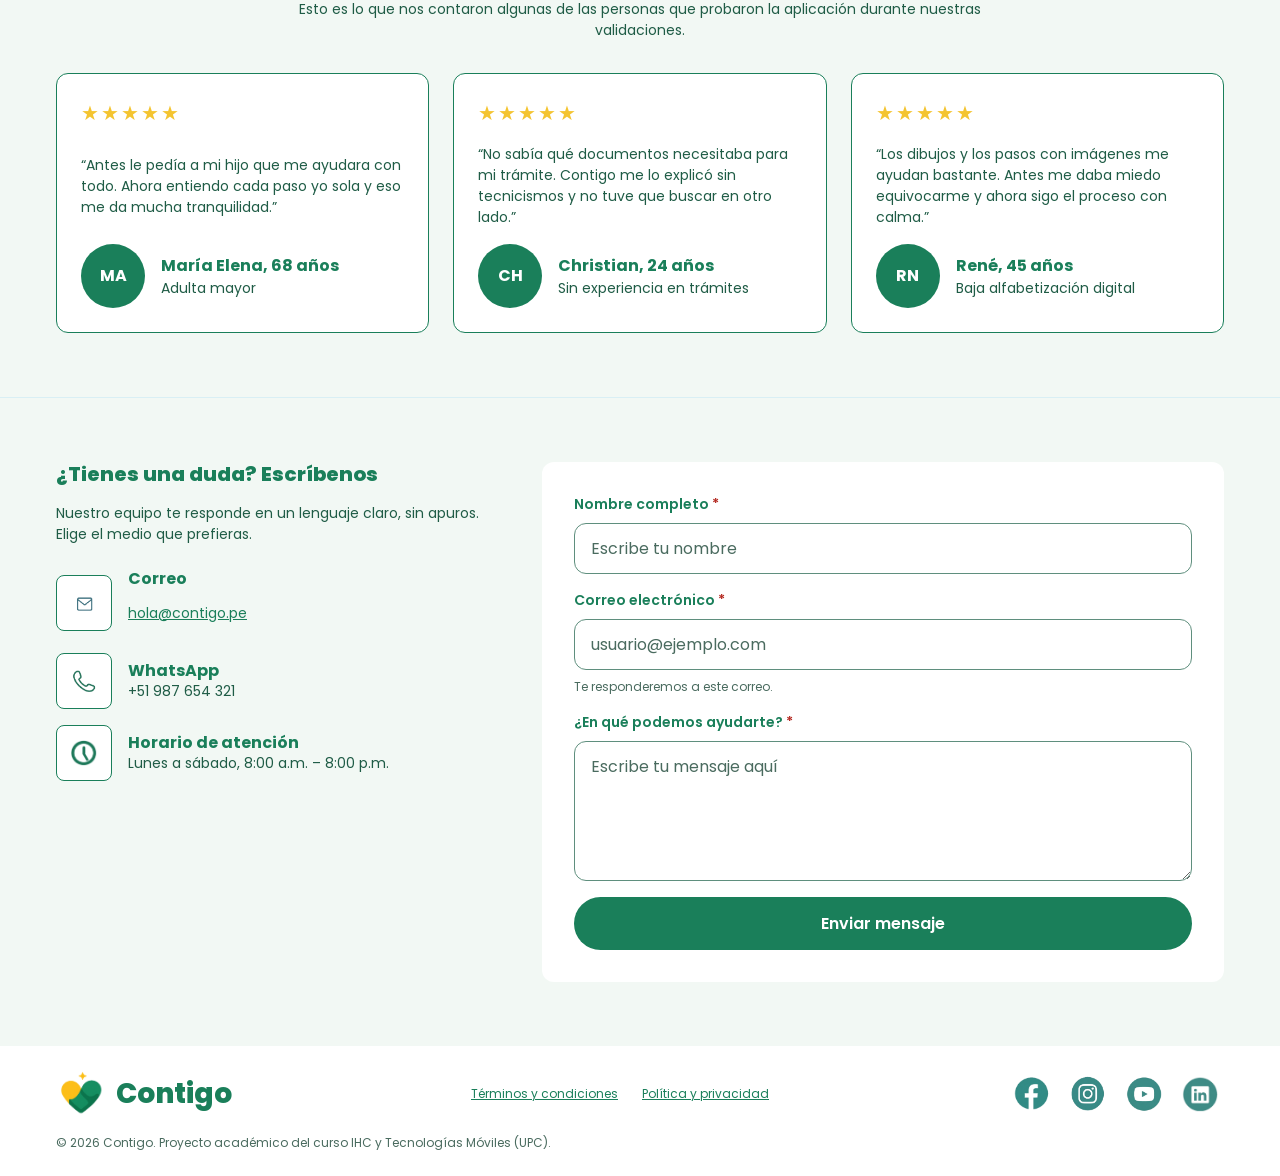
<file: guide.html>
<!DOCTYPE html>
<html lang="es">
<head>
  <meta charset="UTF-8">
  <meta name="viewport" content="width=device-width, initial-scale=1.0">
  <title>Guía | Contigo</title>
  <link rel="icon" href="assets/images/logo-icon.png">

  <link rel="preconnect" href="https://fonts.googleapis.com">
  <link rel="preconnect" href="https://fonts.gstatic.com" crossorigin>
  <link href="https://fonts.googleapis.com/css2?family=Poppins:wght@400;500;600;700;800&display=swap" rel="stylesheet">

  <link rel="stylesheet" href="assets/styles/main.css">
  <link rel="stylesheet" href="assets/styles/home.css">
  <link rel="stylesheet" href="assets/styles/procedures.css">
  <link rel="stylesheet" href="assets/styles/sprint2.css">
</head>
<body class="app-page guide-page">
  <a class="skip-link" href="#contenido">Saltar al contenido</a>

  <header class="site-header">
    <div class="container header-inner">
      <a class="brand" href="home.html">
        <img src="assets/images/logo-icon.png" alt="">
        <span>Contigo</span>
      </a>
      <a id="exit-link" class="btn btn-secondary logout-button" href="procedures.html">Salir de la guía</a>
    </div>
  </header>

  <main id="contenido" class="guide-main">
    <div class="container guide-container">
      <div id="practice-banner" class="alert alert-info" hidden>
        <span class="alert-icon" aria-hidden="true">i</span>
        <div>
          <p class="alert-title">Estás en modo práctica</p>
          <p class="alert-text">Usamos datos de ejemplo y no se hace ningún pago real. Puedes equivocarte sin miedo.</p>
        </div>
      </div>

      <div class="guide-progress">
        <div class="guide-progress-info">
          <p id="progress-text" class="guide-progress-text"></p>
          <p id="time-text" class="guide-time"></p>
        </div>
        <div id="progress-track" class="progress-track" role="progressbar" aria-label="Avance de la guía" aria-valuemin="0" aria-valuemax="100" aria-valuenow="0">
          <div id="progress-bar" class="progress-bar"></div>
        </div>
      </div>

      <section class="card guide-card" aria-live="polite">
        <div id="step-visual" class="step-visual"></div>
        <h1 id="step-title" class="guide-title" tabindex="-1"></h1>
        <p id="step-text" class="guide-text"></p>

        <div id="step-tip" class="alert alert-warning" hidden>
          <span class="alert-icon" aria-hidden="true">!</span>
          <div>
            <p class="alert-title">Un consejo</p>
            <p class="alert-text"></p>
          </div>
        </div>

        <form id="step-form" class="guide-form" novalidate hidden></form>

        <dl id="step-review" class="review-list" hidden></dl>

        <div id="step-done" class="done-block" hidden>
          <p class="receipt-code-line">Código de tu comprobante: <strong id="receipt-code"></strong></p>
          <div class="guide-buttons">
            <button id="save-receipt" class="btn btn-primary btn-block" type="button">Guardar comprobante</button>
            <button id="share-receipt" class="btn btn-secondary btn-block" type="button">Compartir comprobante</button>
            <a class="btn btn-secondary btn-block" href="procedures.html">Ver mis trámites</a>
            <a class="btn-link" href="home.html">Volver al inicio</a>
          </div>
          <p class="home-note">
            Este comprobante solo registra que completaste la guía. Contigo no realiza pagos por ti.
          </p>
        </div>
      </section>

      <div id="guide-actions" class="guide-actions">
        <button id="back-button" class="btn btn-secondary" type="button">Anterior</button>
        <button id="next-button" class="btn btn-primary" type="button">Siguiente</button>
      </div>
    </div>
  </main>

  <div id="toast" class="toast" role="status" aria-live="polite" hidden></div>

  <script src="assets/scripts/main.js"></script>
  <script src="assets/scripts/storage.js"></script>
  <script src="assets/scripts/forms.js"></script>
  <script src="assets/scripts/icons.js"></script>
  <script src="assets/scripts/procedures-data.js"></script>
  <script src="assets/scripts/receipts.js"></script>
  <script src="assets/scripts/guide.js"></script>
  <!-- Sprint 2 -->
  <script src="assets/scripts/ui-helpers.js"></script>
  <script src="assets/scripts/bills.js"></script>
  <script src="assets/scripts/guide-history.js"></script>
  <script src="assets/scripts/assistant-data.js"></script>
  <script src="assets/scripts/assistant.js"></script>
  <script src="assets/scripts/glossary.js"></script>
  <script src="assets/scripts/guide-audio.js"></script>
  <script src="assets/scripts/guide-extras.js"></script>
</body>
</html>
</file>
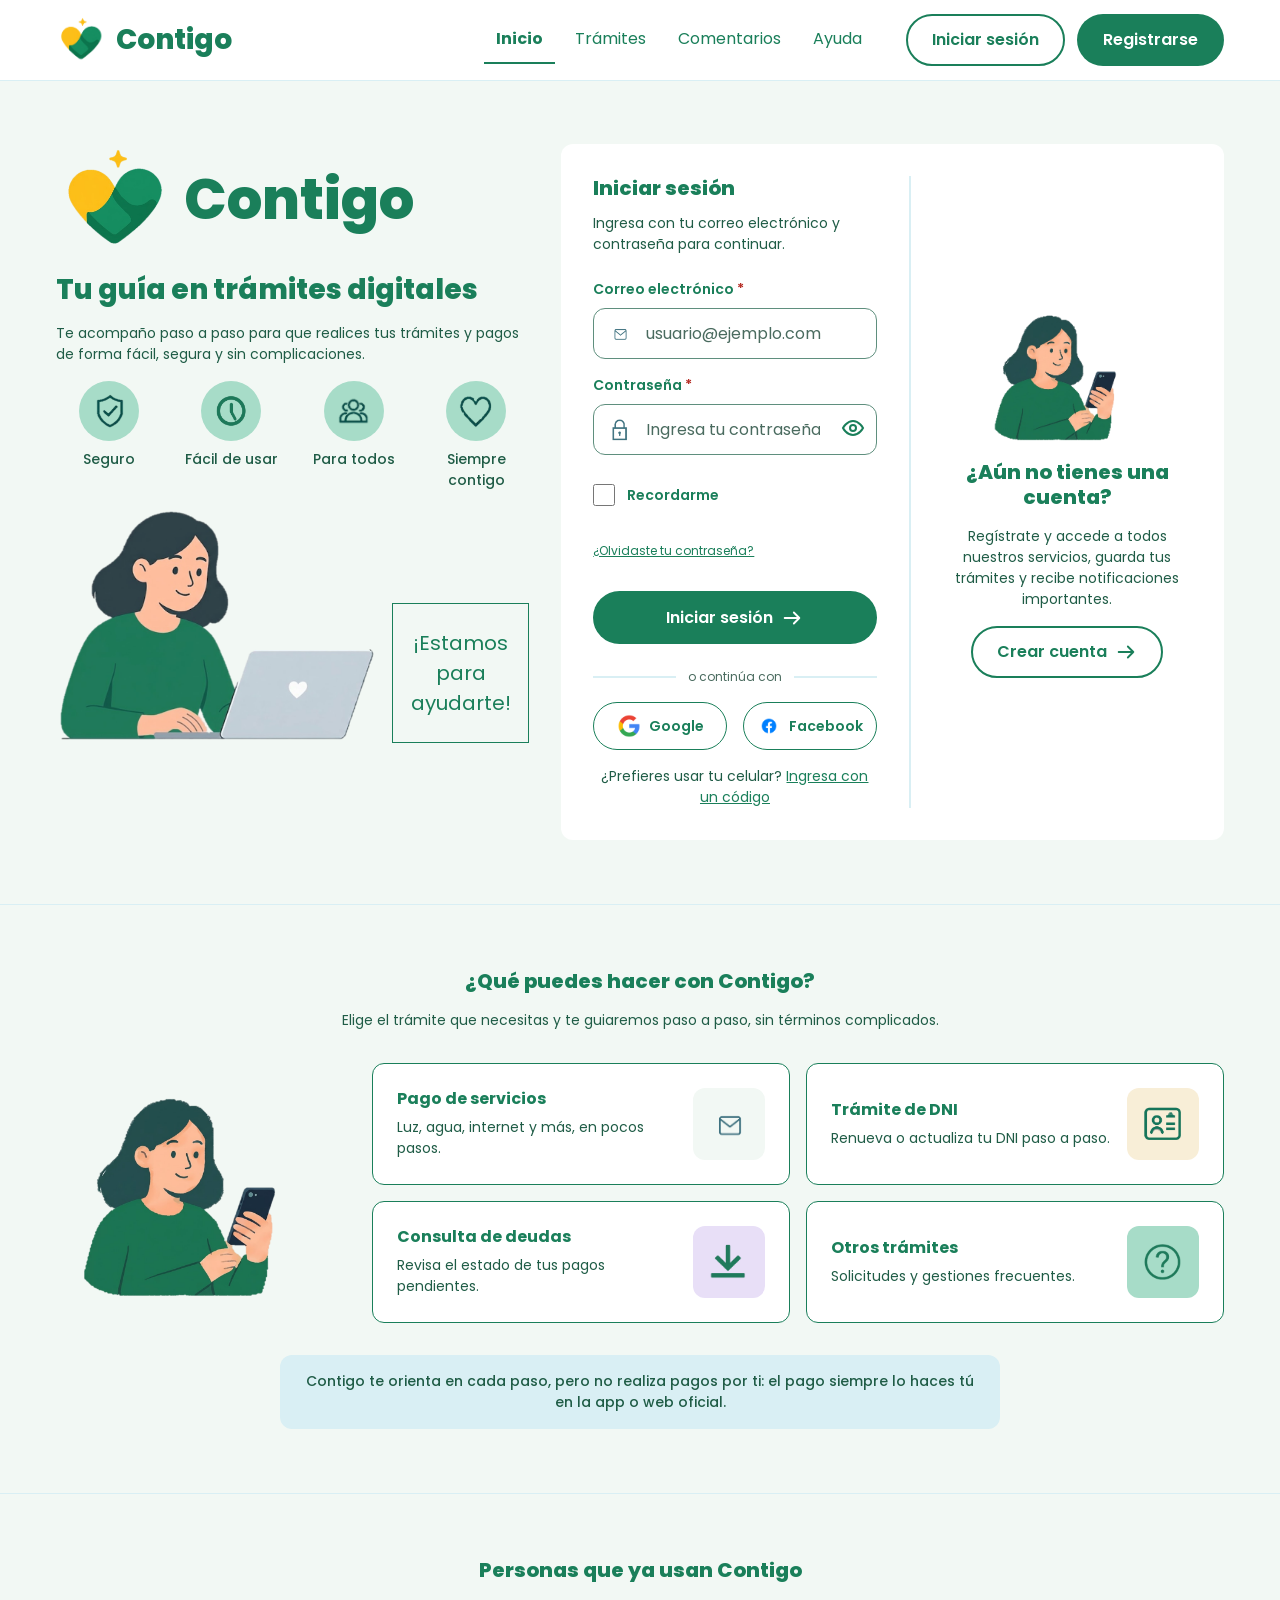
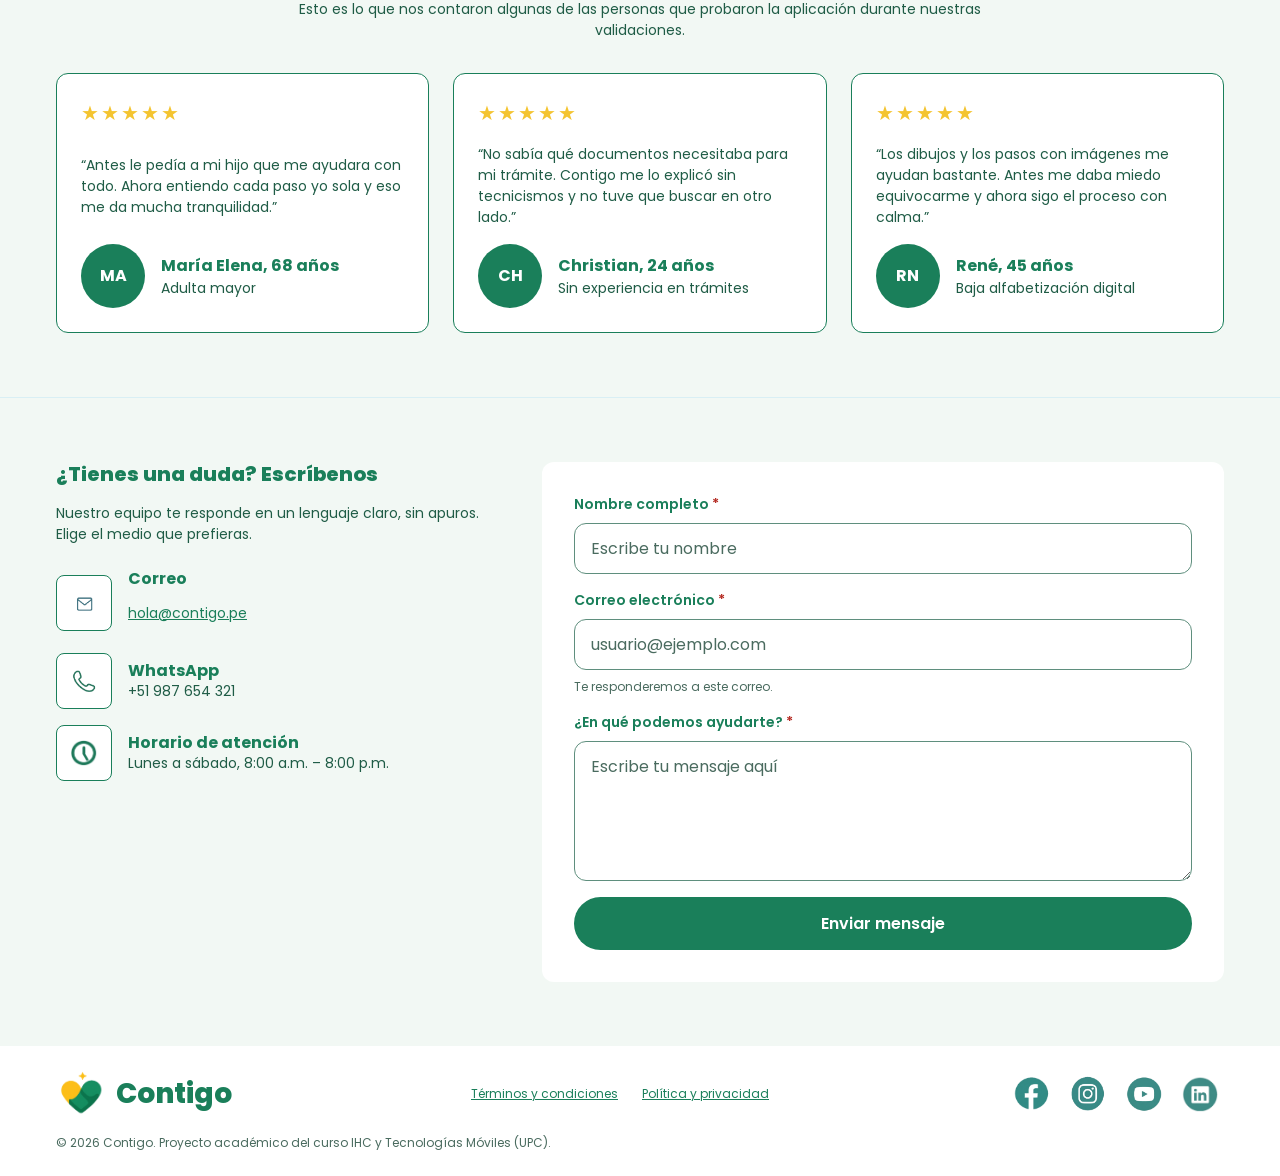
<file: home.html>
<!DOCTYPE html>
<html lang="es">
<head>
  <meta charset="UTF-8">
  <meta name="viewport" content="width=device-width, initial-scale=1.0">
  <title>Inicio | Contigo</title>
  <link rel="icon" href="assets/images/logo-icon.png">

  <link rel="preconnect" href="https://fonts.googleapis.com">
  <link rel="preconnect" href="https://fonts.gstatic.com" crossorigin>
  <link href="https://fonts.googleapis.com/css2?family=Poppins:wght@400;500;600;700;800&display=swap" rel="stylesheet">

  <link rel="stylesheet" href="assets/styles/main.css">
  <link rel="stylesheet" href="assets/styles/home.css">
  <link rel="stylesheet" href="assets/styles/procedures.css">
  <link rel="stylesheet" href="assets/styles/sprint2.css">
</head>
<body class="app-page">
  <a class="skip-link" href="#contenido">Saltar al contenido</a>

  <header class="site-header">
    <div class="container header-inner">
      <a class="brand" href="home.html">
        <img src="assets/images/logo-icon.png" alt="">
        <span>Contigo</span>
      </a>

      <nav class="app-nav" aria-label="Secciones de la app">
        <a class="app-nav-link is-active" href="home.html" aria-current="page">
          <svg viewBox="0 0 24 24" fill="currentColor" aria-hidden="true"><path d="M12 3l9 8h-3v9h-5v-6h-2v6H6v-9H3z"/></svg>
          <span>Inicio</span>
        </a>
        <a class="app-nav-link" href="procedures.html">
          <svg viewBox="0 0 24 24" fill="none" stroke="currentColor" stroke-width="2" stroke-linejoin="round" aria-hidden="true"><path d="M6 3h8l5 5v13H6z"/><path d="M14 3v5h5M9 13h7M9 17h7"/></svg>
          <span>Mis trámites</span>
        </a>
        <a class="app-nav-link" href="#" data-soon="La sección «Ayuda» estará disponible pronto.">
          <svg viewBox="0 0 24 24" fill="none" stroke="currentColor" stroke-width="2" stroke-linecap="round" aria-hidden="true"><circle cx="12" cy="12" r="9"/><path d="M9.5 9.5a2.5 2.5 0 1 1 3.5 2.3c-.6.3-1 .9-1 1.6V14M12 17.5v.01"/></svg>
          <span>Ayuda</span>
        </a>
        <a class="app-nav-link" href="profile.html">
          <svg viewBox="0 0 24 24" fill="none" stroke="currentColor" stroke-width="2" aria-hidden="true"><circle cx="12" cy="8" r="4"/><path d="M4 21c1.5-4 4.5-6 8-6s6.5 2 8 6"/></svg>
          <span>Perfil</span>
        </a>
      </nav>

      <button id="logout-button" class="btn btn-secondary logout-button" type="button">Cerrar sesión</button>
    </div>
  </header>

  <main id="contenido" class="home-main">
    <div class="container">
      <div class="home-greeting">
        <h1 id="greeting">¡Hola!</h1>
        <p>¿Qué trámites necesitas hacer hoy?</p>
      </div>

      <form class="home-search" role="search" onsubmit="return false;">
        <label class="visually-hidden" for="search-input">Busca un trámite</label>
        <svg class="search-icon" viewBox="0 0 24 24" fill="none" stroke="currentColor" stroke-width="2" stroke-linecap="round" aria-hidden="true"><circle cx="11" cy="11" r="7"/><path d="M20 20l-3.5-3.5"/></svg>
        <input id="search-input" class="field-input" type="search" placeholder="Busca un trámite..." autocomplete="off">
      </form>
      <p id="search-status" class="visually-hidden" role="status"></p>

      <ul id="task-list" class="task-grid">
        <li>
          <a class="task-card" href="procedures.html?category=services">
            <span class="task-icon icon-bg-mint"><img src="assets/images/home-payments.png" alt=""></span>
            <span class="task-title">Pago de servicios</span>
            <span class="task-text">Luz, agua e internet, paso a paso.</span>
          </a>
        </li>
        <li>
          <a class="task-card" href="procedures.html?category=queries">
            <span class="task-icon icon-bg-sky"><img src="assets/images/home-queries.png" alt=""></span>
            <span class="task-title">Consulta de trámites</span>
            <span class="task-text">Entérate qué necesitas hacer.</span>
          </a>
        </li>
        <li>
          <button class="task-card" type="button" data-soon="La guía de «Identificación de recibos» estará disponible pronto.">
            <span class="task-icon icon-bg-lilac"><img src="assets/images/home-receipts.png" alt=""></span>
            <span class="task-title">Identificación de recibos</span>
            <span class="task-text">Escanea tu recibo y listo.</span>
          </button>
        </li>
        <li>
          <a class="task-card" href="procedures.html">
            <span class="task-icon icon-bg-mint"><img src="assets/images/home-guide.png" alt=""></span>
            <span class="task-title">Seguimiento paso a paso</span>
            <span class="task-text">Te acompañamos en el proceso.</span>
          </a>
        </li>
        <li>
          <a class="task-card" href="procedures.html?category=documents">
            <span class="task-icon icon-bg-sky"><img src="assets/images/home-requirements.png" alt=""></span>
            <span class="task-title">Requisitos y documentos</span>
            <span class="task-text">Revisa qué necesitas antes.</span>
          </a>
        </li>
        <li>
          <button class="task-card" type="button" data-soon="La guía de «Resolución de errores» estará disponible pronto.">
            <span class="task-icon icon-bg-lilac"><img src="assets/images/home-errors.png" alt=""></span>
            <span class="task-title">Resolución de errores</span>
            <span class="task-text">Te explicamos cómo seguir.</span>
          </button>
        </li>
      </ul>
      <section id="frequent-section" class="frequent-section" aria-labelledby="frequent-title">
        <h2 id="frequent-title" class="section-title">Trámites frecuentes</h2>
        <ul id="frequent-list" class="task-grid"></ul>
      </section>
      <div id="search-empty" class="alert alert-info" hidden>
        <span class="alert-icon" aria-hidden="true">?</span>
        <div>
          <p class="alert-title">No encontramos ese trámite</p>
          <p class="alert-text">Prueba con otra palabra, por ejemplo: luz, recibo o documentos.</p>
        </div>
      </div>

      <p class="home-note">
        Recuerda: Contigo te orienta paso a paso, pero no realiza pagos por ti.
      </p>
    </div>
  </main>

  <div id="toast" class="toast" role="status" aria-live="polite" hidden></div>

  <script src="assets/scripts/main.js"></script>
  <script src="assets/scripts/storage.js"></script>
  <script src="assets/scripts/forms.js"></script>
  <script src="assets/scripts/icons.js"></script>
  <script src="assets/scripts/procedures-data.js"></script>
  <script src="assets/scripts/procedure-card.js"></script>
  <script src="assets/scripts/home.js"></script>
  <!-- Sprint 2 -->
  <script src="assets/scripts/ui-helpers.js"></script>
  <script src="assets/scripts/bills.js"></script>
  <script src="assets/scripts/guide-history.js"></script>
  <script src="assets/scripts/assistant-data.js"></script>
  <script src="assets/scripts/assistant.js"></script>
  <script src="assets/scripts/reminders.js"></script>
  <script src="assets/scripts/app-extras.js"></script>
</body>
</html>
</file>
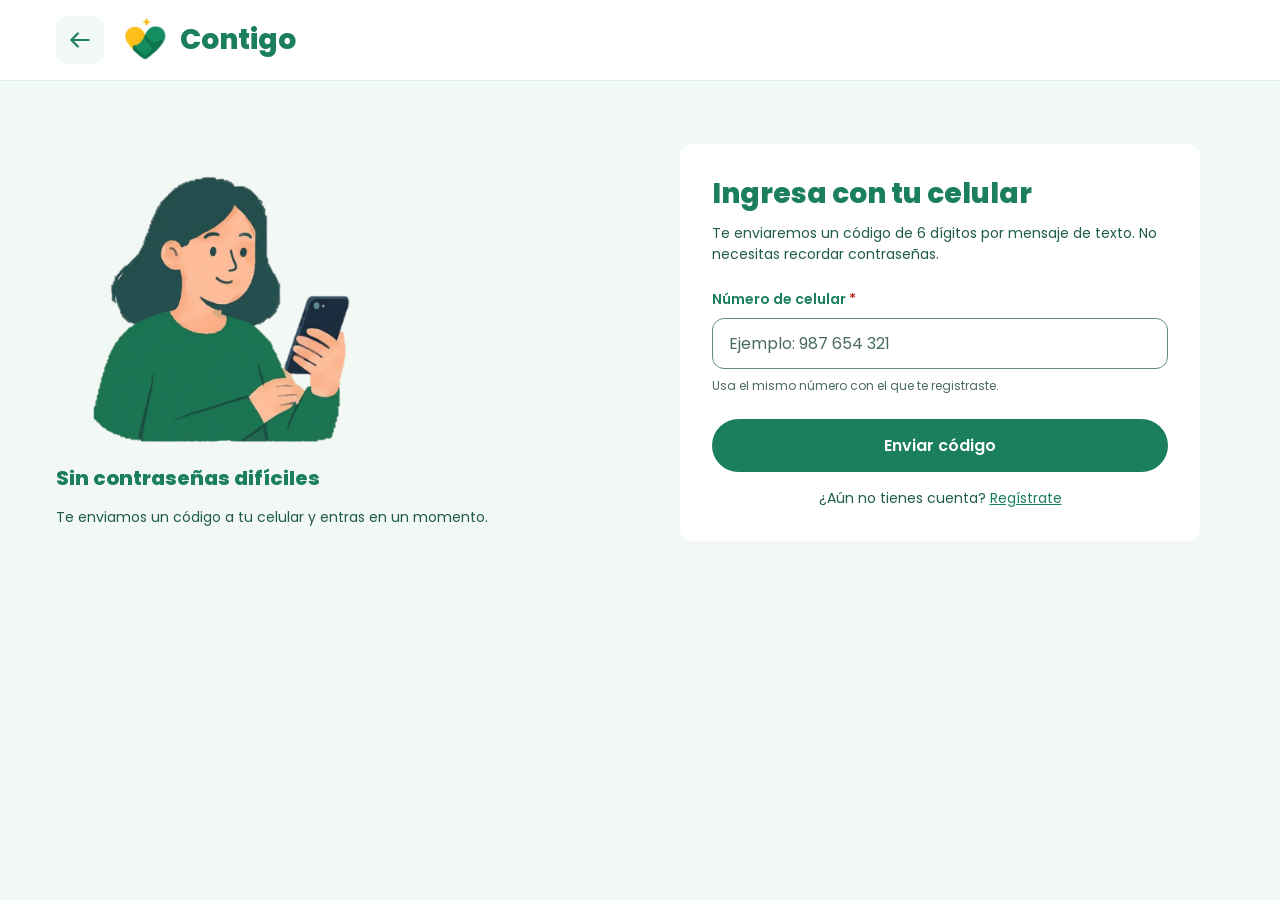
<file: phone-login.html>
<!DOCTYPE html>
<html lang="es">
<head>
  <meta charset="UTF-8">
  <meta name="viewport" content="width=device-width, initial-scale=1.0">
  <title>Ingresar con mi celular | Contigo</title>
  <link rel="icon" href="assets/images/logo-icon.png">

  <link rel="preconnect" href="https://fonts.googleapis.com">
  <link rel="preconnect" href="https://fonts.gstatic.com" crossorigin>
  <link href="https://fonts.googleapis.com/css2?family=Poppins:wght@400;500;600;700;800&display=swap" rel="stylesheet">

  <link rel="stylesheet" href="assets/styles/main.css">
  <link rel="stylesheet" href="assets/styles/auth.css">
</head>
<body class="auth-page">
  <a class="skip-link" href="#contenido">Saltar al contenido</a>

  <header class="auth-header">
    <div class="container header-inner">
      <a class="back-link" href="index.html#login" aria-label="Volver a iniciar sesión">
        <svg viewBox="0 0 24 24" fill="none" stroke="currentColor" stroke-width="2" stroke-linecap="round" stroke-linejoin="round" aria-hidden="true"><path d="M20 12H4M10 6l-6 6 6 6"/></svg>
      </a>
      <a class="brand" href="index.html">
        <img src="assets/images/logo-icon.png" alt="">
        <span>Contigo</span>
      </a>
    </div>
  </header>

  <main id="contenido" class="auth-main">
    <div class="container auth-grid">
      <aside class="auth-aside">
        <img src="assets/images/illustration-phone.png" alt="">
        <h2>Sin contraseñas difíciles</h2>
        <p>Te enviamos un código a tu celular y entras en un momento.</p>
      </aside>

      <section class="card auth-card" aria-labelledby="phone-title">
        <h1 id="phone-title">Ingresa con tu celular</h1>
        <p class="auth-intro">Te enviaremos un código de 6 dígitos por mensaje de texto. No necesitas recordar contraseñas.</p>

        <div id="phone-alert" class="alert alert-error" role="alert" hidden>
          <span class="alert-icon" aria-hidden="true">!</span>
          <div>
            <p class="alert-title"></p>
            <p class="alert-text"></p>
          </div>
        </div>

        <form id="phone-form" novalidate>
          <div class="field">
            <label class="field-label" for="phone-number">Número de celular <span class="field-required" aria-hidden="true">*</span></label>
            <input class="field-input" id="phone-number" name="phone" type="tel" inputmode="numeric" autocomplete="tel-national" maxlength="11" placeholder="Ejemplo: 987 654 321" required aria-describedby="phone-number-hint phone-number-error">
            <p class="field-hint" id="phone-number-hint">Usa el mismo número con el que te registraste.</p>
            <p class="field-error" id="phone-number-error"></p>
          </div>

          <div class="auth-actions">
            <button id="phone-submit" class="btn btn-primary btn-block" type="submit">Enviar código</button>
          </div>
        </form>

        <p class="auth-switch">¿Aún no tienes cuenta? <a href="register.html">Regístrate</a></p>
      </section>
    </div>
  </main>

  <div id="toast" class="toast" role="status" aria-live="polite" hidden></div>

  <script src="assets/scripts/main.js"></script>
  <script src="assets/scripts/storage.js"></script>
  <script src="assets/scripts/forms.js"></script>
  <script src="assets/scripts/phone-login.js"></script>
</body>
</html>
</file>
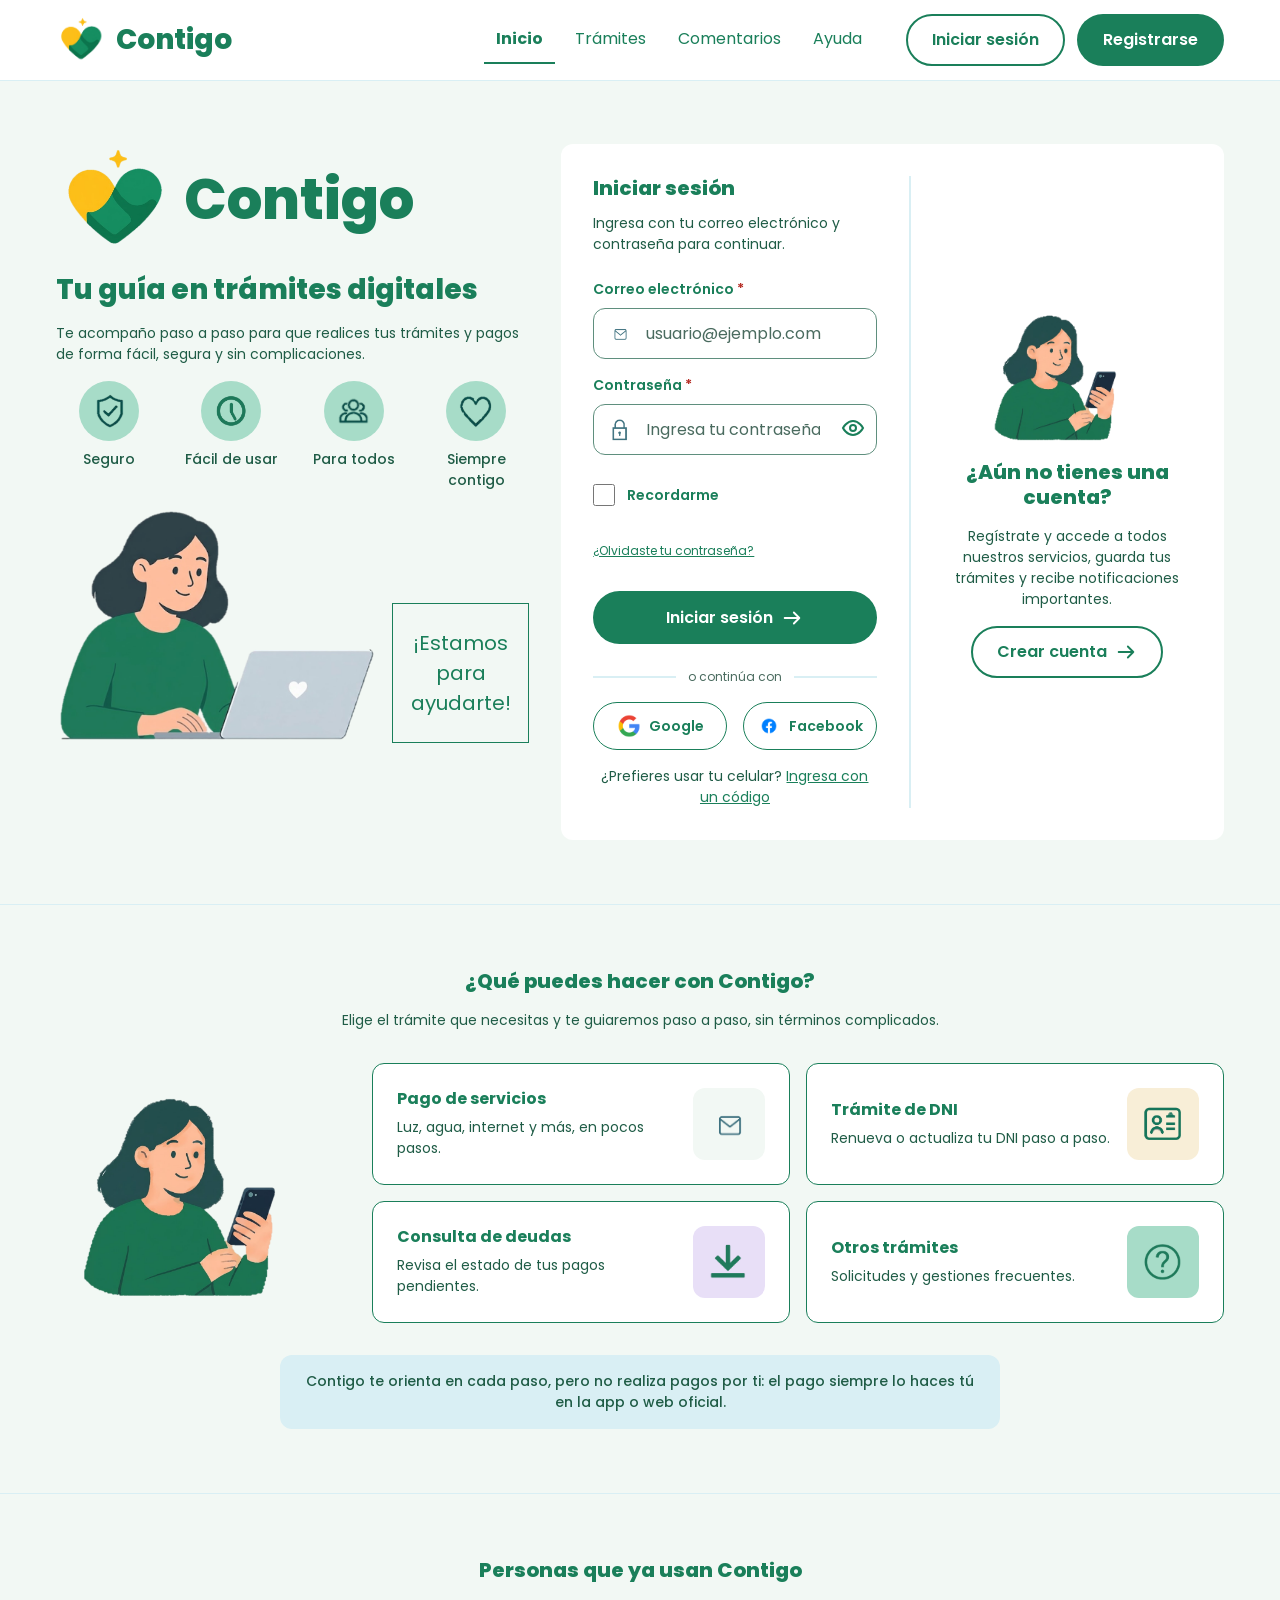
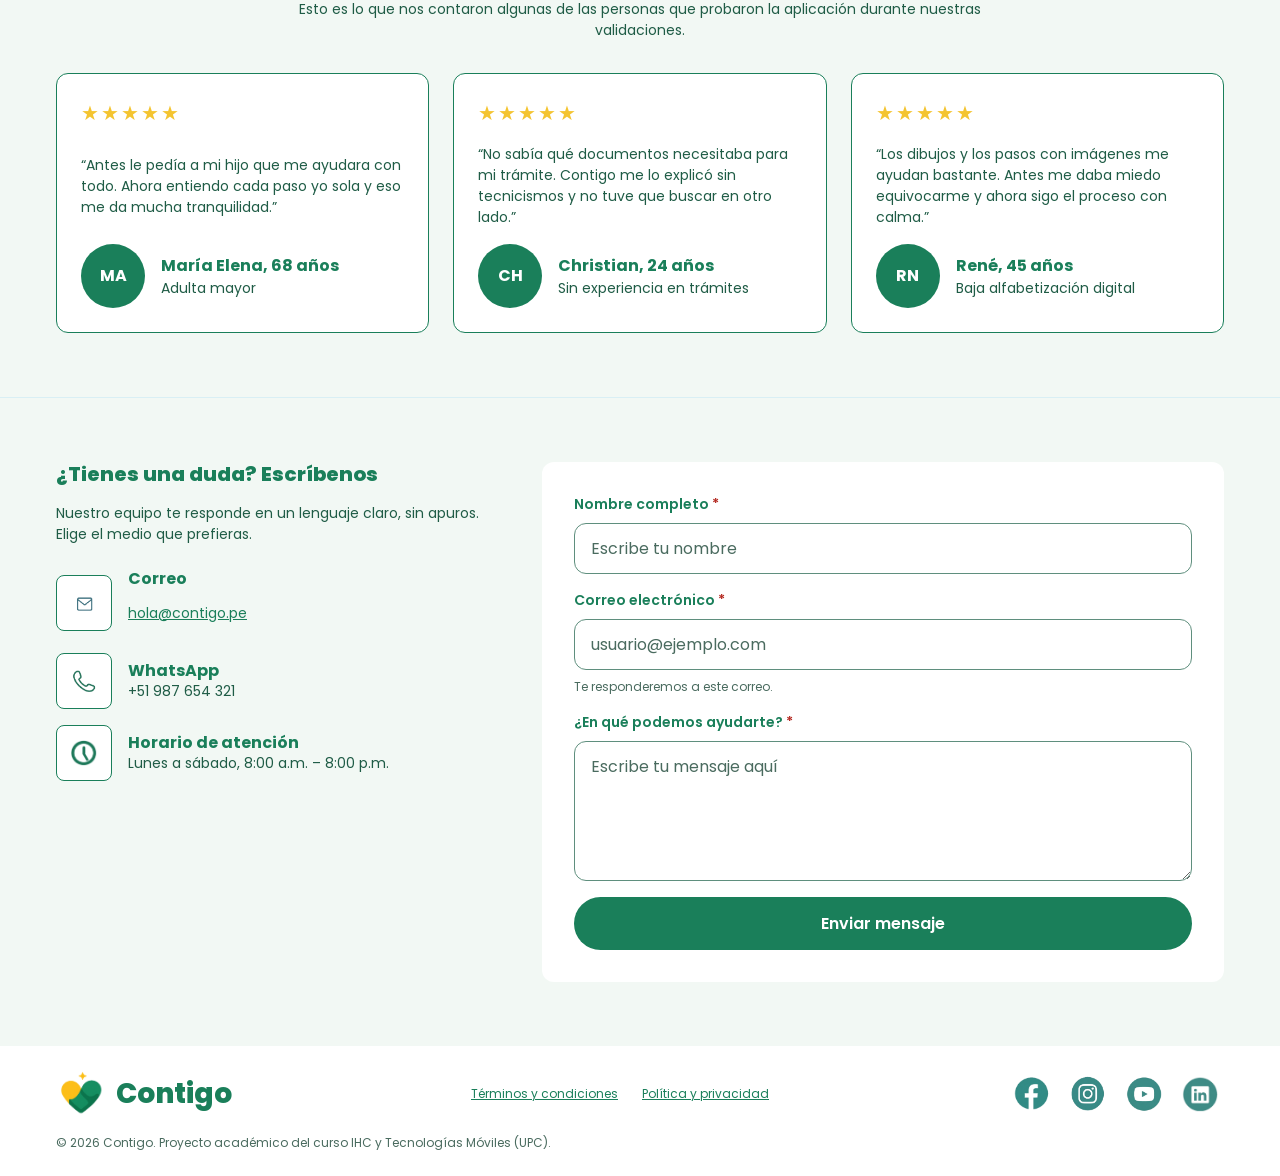
<file: procedure.html>
<!DOCTYPE html>
<html lang="es">
<head>
  <meta charset="UTF-8">
  <meta name="viewport" content="width=device-width, initial-scale=1.0">
  <title>Trámite | Contigo</title>
  <link rel="icon" href="assets/images/logo-icon.png">

  <link rel="preconnect" href="https://fonts.googleapis.com">
  <link rel="preconnect" href="https://fonts.gstatic.com" crossorigin>
  <link href="https://fonts.googleapis.com/css2?family=Poppins:wght@400;500;600;700;800&display=swap" rel="stylesheet">

  <link rel="stylesheet" href="assets/styles/main.css">
  <link rel="stylesheet" href="assets/styles/home.css">
  <link rel="stylesheet" href="assets/styles/procedures.css">
  <link rel="stylesheet" href="assets/styles/sprint2.css">
</head>
<body class="app-page">
  <a class="skip-link" href="#contenido">Saltar al contenido</a>

  <header class="site-header">
    <div class="container header-inner">
      <a class="brand" href="home.html">
        <img src="assets/images/logo-icon.png" alt="">
        <span>Contigo</span>
      </a>

      <nav class="app-nav" aria-label="Secciones de la app">
        <a class="app-nav-link" href="home.html">
          <svg viewBox="0 0 24 24" fill="currentColor" aria-hidden="true"><path d="M12 3l9 8h-3v9h-5v-6h-2v6H6v-9H3z"/></svg>
          <span>Inicio</span>
        </a>
        <a class="app-nav-link is-active" href="procedures.html" aria-current="page">
          <svg viewBox="0 0 24 24" fill="none" stroke="currentColor" stroke-width="2" stroke-linejoin="round" aria-hidden="true"><path d="M6 3h8l5 5v13H6z"/><path d="M14 3v5h5M9 13h7M9 17h7"/></svg>
          <span>Mis trámites</span>
        </a>
        <a class="app-nav-link" href="#" data-soon="La sección «Ayuda» estará disponible pronto.">
          <svg viewBox="0 0 24 24" fill="none" stroke="currentColor" stroke-width="2" stroke-linecap="round" aria-hidden="true"><circle cx="12" cy="12" r="9"/><path d="M9.5 9.5a2.5 2.5 0 1 1 3.5 2.3c-.6.3-1 .9-1 1.6V14M12 17.5v.01"/></svg>
          <span>Ayuda</span>
        </a>
        <a class="app-nav-link" href="profile.html">
          <svg viewBox="0 0 24 24" fill="none" stroke="currentColor" stroke-width="2" aria-hidden="true"><circle cx="12" cy="8" r="4"/><path d="M4 21c1.5-4 4.5-6 8-6s6.5 2 8 6"/></svg>
          <span>Perfil</span>
        </a>
      </nav>

      <button id="logout-button" class="btn btn-secondary logout-button" type="button">Cerrar sesión</button>
    </div>
  </header>

  <main id="contenido" class="home-main">
    <div class="container procedure-container">
      <a class="btn-link back-to-list" href="procedures.html">← Volver a mis trámites</a>

      <header class="procedure-header">
        <span id="procedure-icon" class="task-icon"></span>
        <div>
          <h1 id="procedure-name"></h1>
          <p id="procedure-summary"></p>
        </div>
      </header>

      <ul class="meta-list" aria-label="Datos del trámite">
        <li class="meta-chip"><span id="procedure-time"></span></li>
        <li class="meta-chip"><span id="procedure-steps"></span></li>
        <li class="meta-chip"><span id="procedure-category"></span></li>
      </ul>

      <section class="card procedure-card-box" aria-labelledby="requirements-title">
        <h2 id="requirements-title">Antes de empezar, ten a la mano</h2>
        <p class="procedure-hint">Marca lo que ya tienes. Así no tendrás que interrumpir la guía.</p>
        <ul id="requirements-list" class="check-list"></ul>
        <p id="requirements-status" class="check-status" role="status"></p>
      </section>

      <div class="procedure-actions">
        <a id="start-guide" class="btn btn-primary btn-block" href="#">Empezar la guía</a>
        <a id="start-practice" class="btn btn-secondary btn-block" href="#">Practicar con datos de ejemplo</a>
      </div>

      <p class="home-note">
        Recuerda: Contigo te orienta paso a paso, pero no realiza pagos por ti.
      </p>
    </div>
  </main>

  <div id="toast" class="toast" role="status" aria-live="polite" hidden></div>

  <script src="assets/scripts/main.js"></script>
  <script src="assets/scripts/storage.js"></script>
  <script src="assets/scripts/forms.js"></script>
  <script src="assets/scripts/icons.js"></script>
  <script src="assets/scripts/procedures-data.js"></script>
  <script src="assets/scripts/procedure.js"></script>
  <!-- Sprint 2 -->
  <script src="assets/scripts/ui-helpers.js"></script>
  <script src="assets/scripts/bills.js"></script>
  <script src="assets/scripts/guide-history.js"></script>
  <script src="assets/scripts/assistant-data.js"></script>
  <script src="assets/scripts/assistant.js"></script>
  <script src="assets/scripts/reminders.js"></script>
  <script src="assets/scripts/app-extras.js"></script>
</body>
</html>
</file>
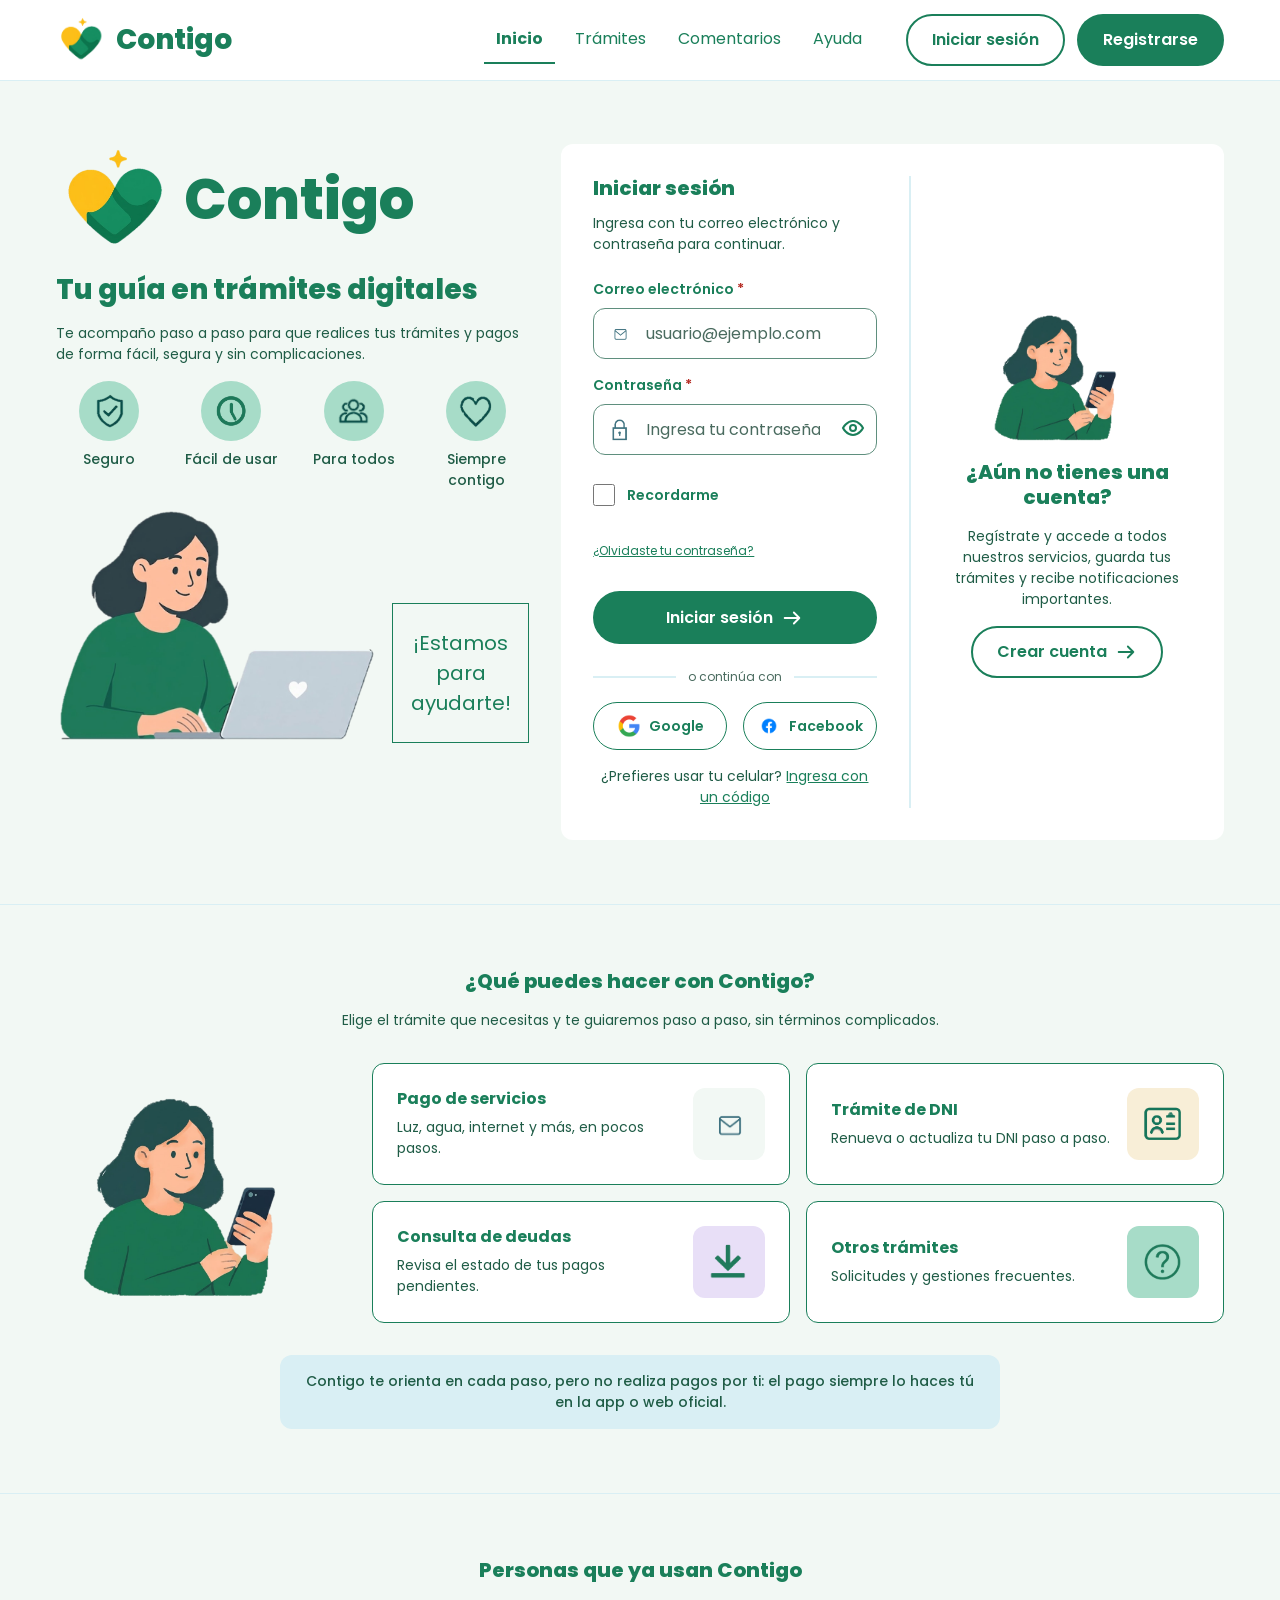
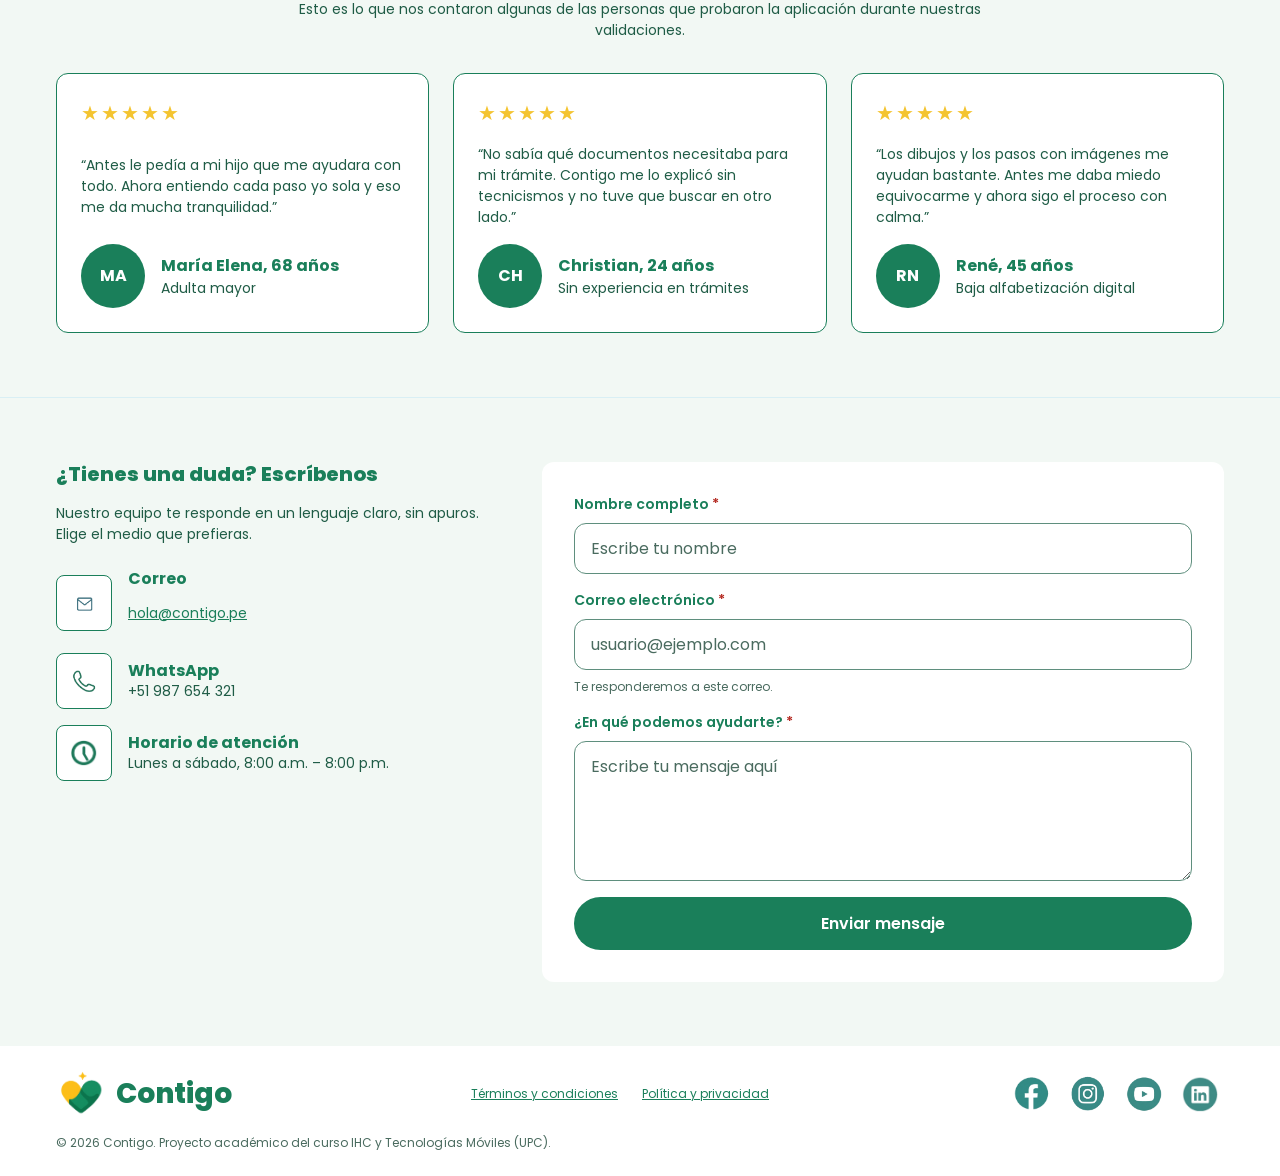
<file: procedures.html>
<!DOCTYPE html>
<html lang="es">
<head>
  <meta charset="UTF-8">
  <meta name="viewport" content="width=device-width, initial-scale=1.0">
  <title>Mis trámites | Contigo</title>
  <link rel="icon" href="assets/images/logo-icon.png">

  <link rel="preconnect" href="https://fonts.googleapis.com">
  <link rel="preconnect" href="https://fonts.gstatic.com" crossorigin>
  <link href="https://fonts.googleapis.com/css2?family=Poppins:wght@400;500;600;700;800&display=swap" rel="stylesheet">

  <link rel="stylesheet" href="assets/styles/main.css">
  <link rel="stylesheet" href="assets/styles/home.css">
  <link rel="stylesheet" href="assets/styles/procedures.css">
  <link rel="stylesheet" href="assets/styles/sprint2.css">
</head>
<body class="app-page">
  <a class="skip-link" href="#contenido">Saltar al contenido</a>

  <header class="site-header">
    <div class="container header-inner">
      <a class="brand" href="home.html">
        <img src="assets/images/logo-icon.png" alt="">
        <span>Contigo</span>
      </a>

      <nav class="app-nav" aria-label="Secciones de la app">
        <a class="app-nav-link" href="home.html">
          <svg viewBox="0 0 24 24" fill="currentColor" aria-hidden="true"><path d="M12 3l9 8h-3v9h-5v-6h-2v6H6v-9H3z"/></svg>
          <span>Inicio</span>
        </a>
        <a class="app-nav-link is-active" href="procedures.html" aria-current="page">
          <svg viewBox="0 0 24 24" fill="none" stroke="currentColor" stroke-width="2" stroke-linejoin="round" aria-hidden="true"><path d="M6 3h8l5 5v13H6z"/><path d="M14 3v5h5M9 13h7M9 17h7"/></svg>
          <span>Mis trámites</span>
        </a>
        <a class="app-nav-link" href="#" data-soon="La sección «Ayuda» estará disponible pronto.">
          <svg viewBox="0 0 24 24" fill="none" stroke="currentColor" stroke-width="2" stroke-linecap="round" aria-hidden="true"><circle cx="12" cy="12" r="9"/><path d="M9.5 9.5a2.5 2.5 0 1 1 3.5 2.3c-.6.3-1 .9-1 1.6V14M12 17.5v.01"/></svg>
          <span>Ayuda</span>
        </a>
        <a class="app-nav-link" href="profile.html">
          <svg viewBox="0 0 24 24" fill="none" stroke="currentColor" stroke-width="2" aria-hidden="true"><circle cx="12" cy="8" r="4"/><path d="M4 21c1.5-4 4.5-6 8-6s6.5 2 8 6"/></svg>
          <span>Perfil</span>
        </a>
      </nav>

      <button id="logout-button" class="btn btn-secondary logout-button" type="button">Cerrar sesión</button>
    </div>
  </header>

  <main id="contenido" class="home-main">
    <div class="container">
      <div class="home-greeting">
        <h1>Mis trámites</h1>
        <p>Elige un trámite y te acompañamos paso a paso.</p>
      </div>

      <form class="home-search" role="search" onsubmit="return false;">
        <label class="visually-hidden" for="search-input">Busca un trámite</label>
        <svg class="search-icon" viewBox="0 0 24 24" fill="none" stroke="currentColor" stroke-width="2" stroke-linecap="round" aria-hidden="true"><circle cx="11" cy="11" r="7"/><path d="M20 20l-3.5-3.5"/></svg>
        <input id="search-input" class="field-input" type="search" placeholder="Busca un trámite..." autocomplete="off">
      </form>
      <p id="search-status" class="visually-hidden" role="status"></p>

      <div id="category-chips" class="chip-group" role="group" aria-label="Filtrar por categoría"></div>

      <ul id="procedure-list" class="task-grid"></ul>

      <div id="search-empty" class="alert alert-info" hidden>
        <span class="alert-icon" aria-hidden="true">?</span>
        <div>
          <p class="alert-title">No encontramos ese trámite</p>
          <p class="alert-text">Prueba con otra palabra, por ejemplo: luz, agua o DNI. También puedes elegir otra categoría.</p>
        </div>
      </div>

      <section class="receipt-section" aria-labelledby="receipts-title">
        <h2 id="receipts-title" class="section-title">Trámites que ya hiciste</h2>
        <ul id="receipt-list" class="receipt-list"></ul>
        <p id="receipt-empty" class="receipt-empty">Aquí aparecerán los comprobantes de las guías que termines.</p>
      </section>

      <p class="home-note">
        Recuerda: Contigo te orienta paso a paso, pero no realiza pagos por ti.
      </p>
    </div>
  </main>

  <div id="toast" class="toast" role="status" aria-live="polite" hidden></div>

  <script src="assets/scripts/main.js"></script>
  <script src="assets/scripts/storage.js"></script>
  <script src="assets/scripts/forms.js"></script>
  <script src="assets/scripts/icons.js"></script>
  <script src="assets/scripts/procedures-data.js"></script>
  <script src="assets/scripts/procedure-card.js"></script>
  <script src="assets/scripts/receipts.js"></script>
  <script src="assets/scripts/procedures.js"></script>
  <!-- Sprint 2 -->
  <script src="assets/scripts/ui-helpers.js"></script>
  <script src="assets/scripts/bills.js"></script>
  <script src="assets/scripts/guide-history.js"></script>
  <script src="assets/scripts/assistant-data.js"></script>
  <script src="assets/scripts/assistant.js"></script>
  <script src="assets/scripts/reminders.js"></script>
  <script src="assets/scripts/app-extras.js"></script>
</body>
</html>
</file>
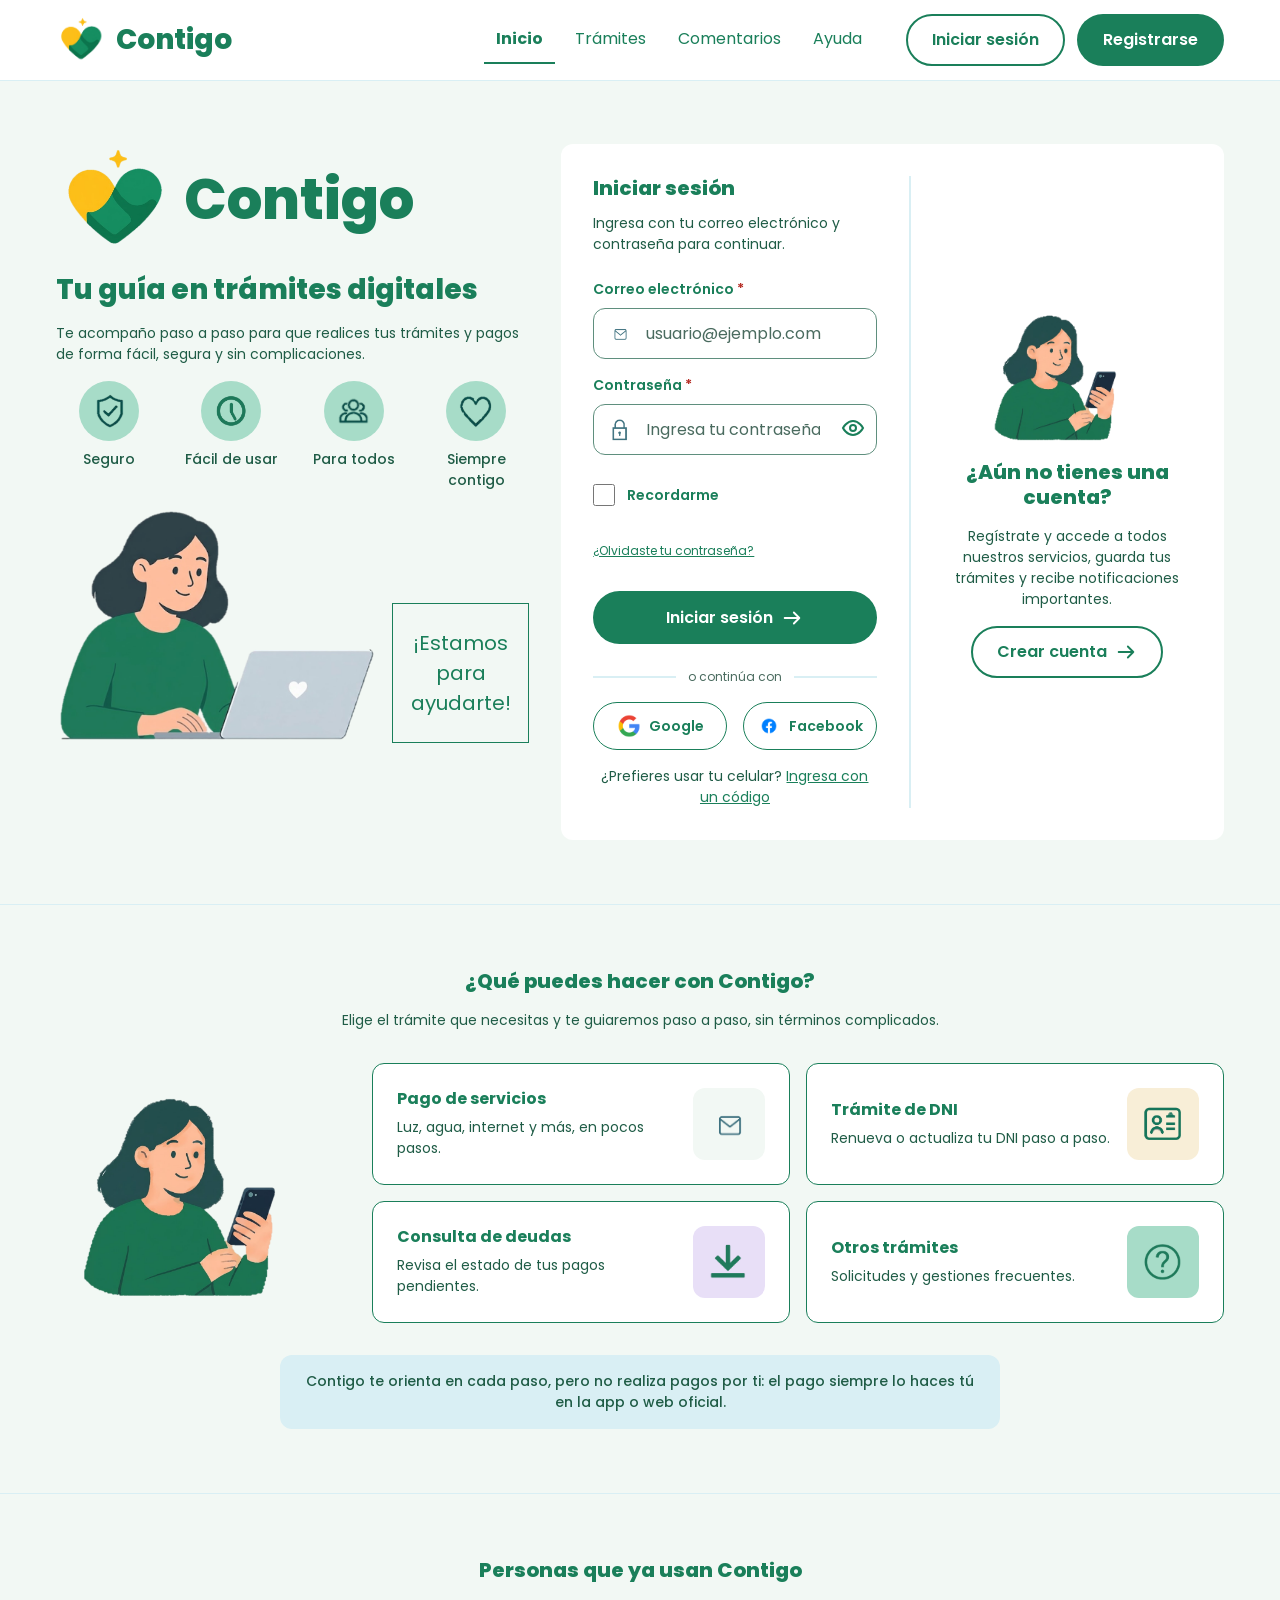
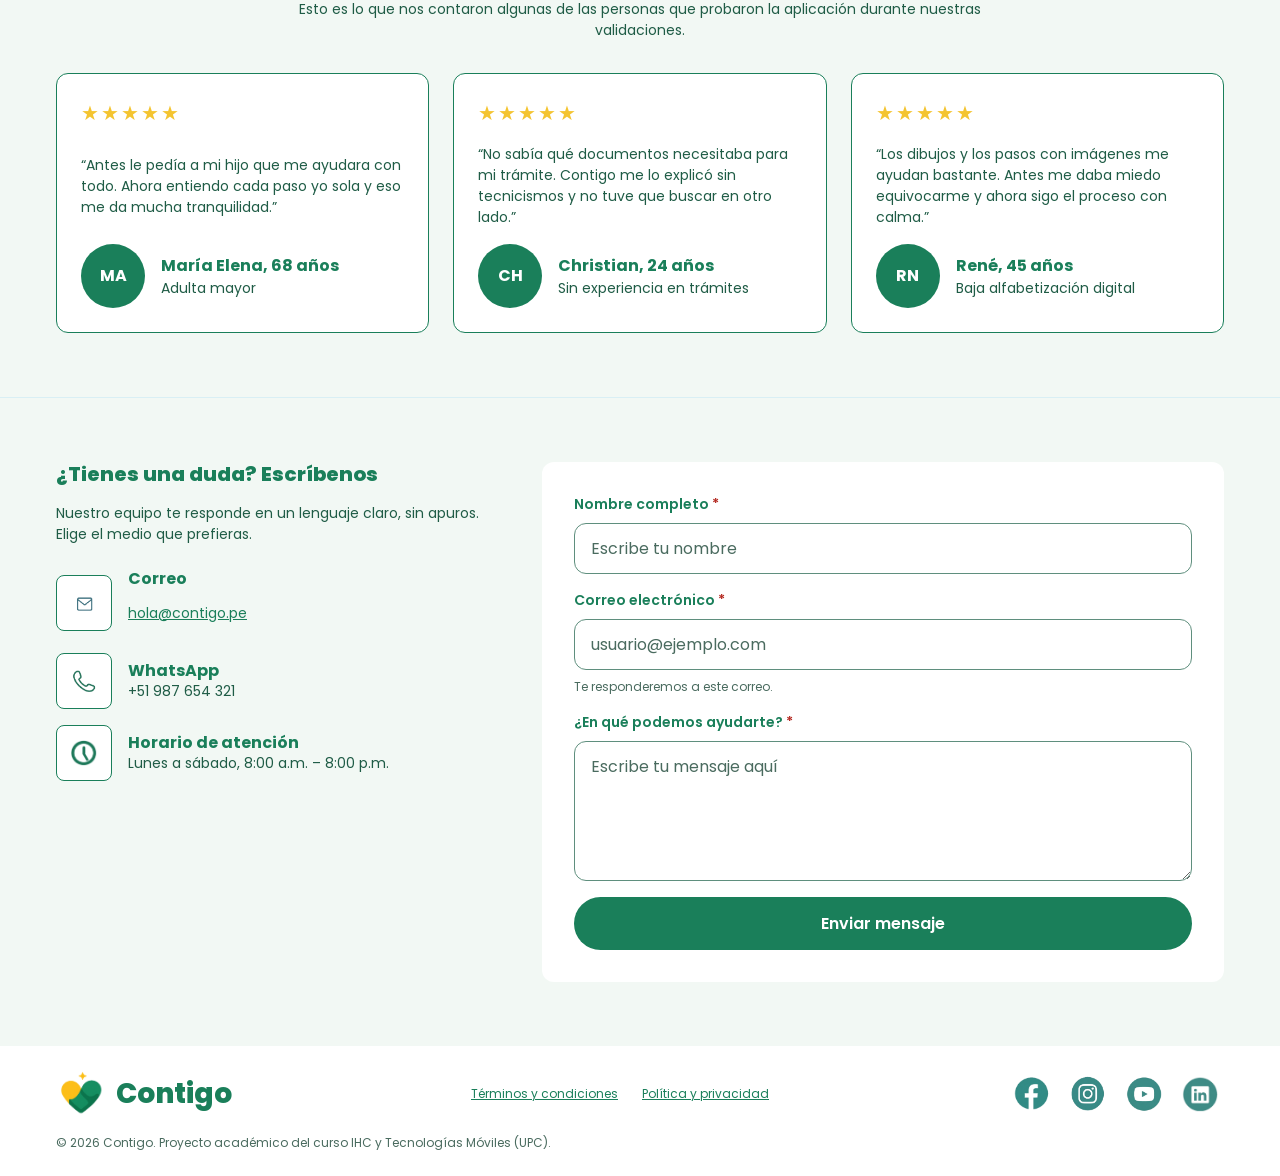
<file: profile.html>
<!DOCTYPE html>
<html lang="es">
<head>
  <meta charset="UTF-8">
  <meta name="viewport" content="width=device-width, initial-scale=1.0">
  <title>Mi perfil | Contigo</title>
  <link rel="icon" href="assets/images/logo-icon.png">

  <link rel="preconnect" href="https://fonts.googleapis.com">
  <link rel="preconnect" href="https://fonts.gstatic.com" crossorigin>
  <link href="https://fonts.googleapis.com/css2?family=Poppins:wght@400;500;600;700;800&display=swap" rel="stylesheet">

  <link rel="stylesheet" href="assets/styles/main.css">
  <link rel="stylesheet" href="assets/styles/home.css">
  <link rel="stylesheet" href="assets/styles/procedures.css">
  <link rel="stylesheet" href="assets/styles/sprint2.css">
</head>
<body class="app-page">
  <a class="skip-link" href="#contenido">Saltar al contenido</a>

  <header class="site-header">
    <div class="container header-inner">
      <a class="brand" href="home.html">
        <img src="assets/images/logo-icon.png" alt="">
        <span>Contigo</span>
      </a>

      <nav class="app-nav" aria-label="Secciones de la app">
        <a class="app-nav-link" href="home.html">
          <svg viewBox="0 0 24 24" fill="currentColor" aria-hidden="true"><path d="M12 3l9 8h-3v9h-5v-6h-2v6H6v-9H3z"/></svg>
          <span>Inicio</span>
        </a>
        <a class="app-nav-link" href="procedures.html">
          <svg viewBox="0 0 24 24" fill="none" stroke="currentColor" stroke-width="2" stroke-linejoin="round" aria-hidden="true"><path d="M6 3h8l5 5v13H6z"/><path d="M14 3v5h5M9 13h7M9 17h7"/></svg>
          <span>Mis trámites</span>
        </a>
        <a class="app-nav-link" href="#" data-soon="La sección «Ayuda» estará disponible pronto.">
          <svg viewBox="0 0 24 24" fill="none" stroke="currentColor" stroke-width="2" stroke-linecap="round" aria-hidden="true"><circle cx="12" cy="12" r="9"/><path d="M9.5 9.5a2.5 2.5 0 1 1 3.5 2.3c-.6.3-1 .9-1 1.6V14M12 17.5v.01"/></svg>
          <span>Ayuda</span>
        </a>
        <a class="app-nav-link is-active" href="profile.html" aria-current="page">
          <svg viewBox="0 0 24 24" fill="none" stroke="currentColor" stroke-width="2" aria-hidden="true"><circle cx="12" cy="8" r="4"/><path d="M4 21c1.5-4 4.5-6 8-6s6.5 2 8 6"/></svg>
          <span>Perfil</span>
        </a>
      </nav>

      <button id="logout-button" class="btn btn-secondary logout-button" type="button">Cerrar sesión</button>
    </div>
  </header>

  <main id="contenido" class="home-main">
    <div class="container profile-container">
      <div class="home-greeting">
        <h1>Mi perfil</h1>
        <p>Aquí puedes corregir tus datos cuando quieras.</p>
      </div>

      <section class="card profile-card" aria-labelledby="profile-title">
        <h2 id="profile-title" class="visually-hidden">Editar mis datos</h2>

        <div id="profile-alert" class="alert alert-success" role="status" hidden>
          <span class="alert-icon" aria-hidden="true">✓</span>
          <div>
            <p class="alert-title"></p>
            <p class="alert-text"></p>
          </div>
        </div>

        <form id="profile-form" novalidate>
          <div class="field">
            <label class="field-label" for="profile-name">Nombre completo <span class="field-required" aria-hidden="true">*</span></label>
            <input class="field-input" id="profile-name" name="name" type="text" autocomplete="name" required aria-describedby="profile-name-error">
            <p class="field-error" id="profile-name-error"></p>
          </div>

          <div class="field">
            <label class="field-label" for="profile-age">Edad <span class="field-required" aria-hidden="true">*</span></label>
            <input class="field-input" id="profile-age" name="age" type="text" inputmode="numeric" maxlength="3" required aria-describedby="profile-age-error">
            <p class="field-error" id="profile-age-error"></p>
          </div>

          <div class="field">
            <label class="field-label" for="profile-phone">Número de celular <span class="field-required" aria-hidden="true">*</span></label>
            <input class="field-input" id="profile-phone" name="phone" type="tel" inputmode="numeric" autocomplete="tel-national" maxlength="11" required aria-describedby="profile-phone-error">
            <p class="field-error" id="profile-phone-error"></p>
          </div>

          <div class="field">
            <label class="field-label" for="profile-email">Correo electrónico <span class="field-required" aria-hidden="true">*</span></label>
            <input class="field-input" id="profile-email" name="email" type="email" autocomplete="email" required aria-describedby="profile-email-error">
            <p class="field-error" id="profile-email-error"></p>
          </div>

          <div class="profile-actions">
            <button class="btn btn-primary btn-block" type="submit">Guardar cambios</button>
            <button id="profile-cancel" class="btn btn-secondary btn-block" type="button">Cancelar</button>
          </div>
        </form>
      </section>
    </div>
  </main>

  <div id="toast" class="toast" role="status" aria-live="polite" hidden></div>

  <script src="assets/scripts/main.js"></script>
  <script src="assets/scripts/storage.js"></script>
  <script src="assets/scripts/forms.js"></script>
  <script src="assets/scripts/profile.js"></script>
  <!-- Sprint 2 -->
  <script src="assets/scripts/ui-helpers.js"></script>
  <script src="assets/scripts/bills.js"></script>
  <script src="assets/scripts/guide-history.js"></script>
  <script src="assets/scripts/assistant-data.js"></script>
  <script src="assets/scripts/assistant.js"></script>
  <script src="assets/scripts/reminders.js"></script>
  <script src="assets/scripts/app-extras.js"></script>
</body>
</html>
</file>
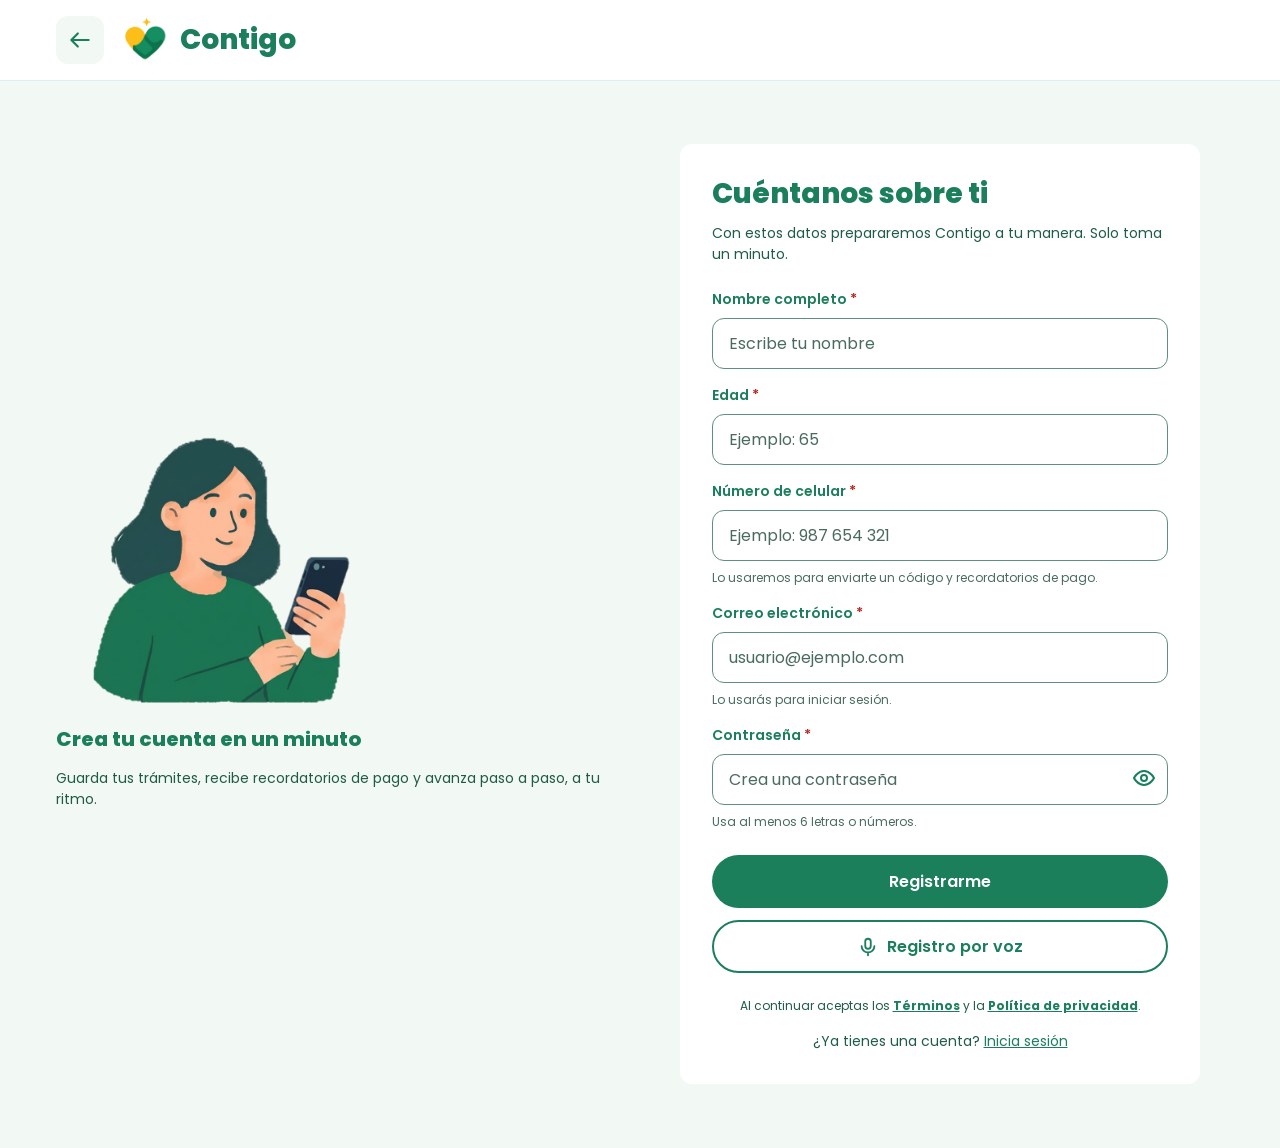
<file: register.html>
<!DOCTYPE html>
<html lang="es">
<head>
  <meta charset="UTF-8">
  <meta name="viewport" content="width=device-width, initial-scale=1.0">
  <title>Crear cuenta | Contigo</title>
  <link rel="icon" href="assets/images/logo-icon.png">

  <link rel="preconnect" href="https://fonts.googleapis.com">
  <link rel="preconnect" href="https://fonts.gstatic.com" crossorigin>
  <link href="https://fonts.googleapis.com/css2?family=Poppins:wght@400;500;600;700;800&display=swap" rel="stylesheet">

  <link rel="stylesheet" href="assets/styles/main.css">
  <link rel="stylesheet" href="assets/styles/auth.css">
</head>
<body class="auth-page">
  <a class="skip-link" href="#contenido">Saltar al contenido</a>

  <header class="auth-header">
    <div class="container header-inner">
      <a class="back-link" href="index.html" aria-label="Volver a la página principal">
        <svg viewBox="0 0 24 24" fill="none" stroke="currentColor" stroke-width="2" stroke-linecap="round" stroke-linejoin="round" aria-hidden="true"><path d="M20 12H4M10 6l-6 6 6 6"/></svg>
      </a>
      <a class="brand" href="index.html">
        <img src="assets/images/logo-icon.png" alt="">
        <span>Contigo</span>
      </a>
    </div>
  </header>

  <main id="contenido" class="auth-main">
    <div class="container auth-grid">
      <aside class="auth-aside">
        <img src="assets/images/illustration-phone.png" alt="">
        <h2>Crea tu cuenta en un minuto</h2>
        <p>Guarda tus trámites, recibe recordatorios de pago y avanza paso a paso, a tu ritmo.</p>
      </aside>

      <section class="card auth-card" aria-labelledby="register-title">
        <div id="register-form-panel">
          <h1 id="register-title">Cuéntanos sobre ti</h1>
          <p class="auth-intro">Con estos datos prepararemos Contigo a tu manera. Solo toma un minuto.</p>

          <div id="register-alert" class="alert alert-error" role="alert" hidden>
            <span class="alert-icon" aria-hidden="true">!</span>
            <div>
              <p class="alert-title"></p>
              <p class="alert-text"></p>
            </div>
          </div>

          <form id="register-form" novalidate>
            <div class="field">
              <label class="field-label" for="register-name">Nombre completo <span class="field-required" aria-hidden="true">*</span></label>
              <input class="field-input" id="register-name" name="name" type="text" autocomplete="name" placeholder="Escribe tu nombre" required aria-describedby="register-name-error">
              <p class="field-error" id="register-name-error"></p>
            </div>

            <div class="field">
              <label class="field-label" for="register-age">Edad <span class="field-required" aria-hidden="true">*</span></label>
              <input class="field-input" id="register-age" name="age" type="text" inputmode="numeric" maxlength="3" placeholder="Ejemplo: 65" required aria-describedby="register-age-error">
              <p class="field-error" id="register-age-error"></p>
            </div>

            <div class="field">
              <label class="field-label" for="register-phone">Número de celular <span class="field-required" aria-hidden="true">*</span></label>
              <input class="field-input" id="register-phone" name="phone" type="tel" inputmode="numeric" autocomplete="tel-national" maxlength="11" placeholder="Ejemplo: 987 654 321" required aria-describedby="register-phone-hint register-phone-error">
              <p class="field-hint" id="register-phone-hint">Lo usaremos para enviarte un código y recordatorios de pago.</p>
              <p class="field-error" id="register-phone-error"></p>
            </div>

            <div class="field">
              <label class="field-label" for="register-email">Correo electrónico <span class="field-required" aria-hidden="true">*</span></label>
              <input class="field-input" id="register-email" name="email" type="email" autocomplete="email" placeholder="usuario@ejemplo.com" required aria-describedby="register-email-hint register-email-error">
              <p class="field-hint" id="register-email-hint">Lo usarás para iniciar sesión.</p>
              <p class="field-error" id="register-email-error"></p>
            </div>

            <div class="field">
              <label class="field-label" for="register-password">Contraseña <span class="field-required" aria-hidden="true">*</span></label>
              <div class="field-control has-action">
                <input class="field-input" id="register-password" name="password" type="password" autocomplete="new-password" placeholder="Crea una contraseña" required aria-describedby="register-password-hint register-password-error">
                <button class="field-action" type="button" data-toggle-password="register-password" aria-pressed="false" aria-label="Mostrar contraseña">
                  <svg viewBox="0 0 24 24" fill="none" stroke="currentColor" stroke-width="2" aria-hidden="true"><path d="M2 12s3.6-7 10-7 10 7 10 7-3.6 7-10 7S2 12 2 12z"/><circle cx="12" cy="12" r="3"/></svg>
                </button>
              </div>
              <p class="field-hint" id="register-password-hint">Usa al menos 6 letras o números.</p>
              <p class="field-error" id="register-password-error"></p>
            </div>

            <div class="auth-actions">
              <button id="register-submit" class="btn btn-primary btn-block" type="submit">Registrarme</button>
              <button id="voice-start" class="btn btn-secondary btn-block" type="button">
                <svg class="btn-icon" viewBox="0 0 24 24" fill="none" stroke="currentColor" stroke-width="2" stroke-linecap="round" aria-hidden="true"><rect x="9" y="3" width="6" height="11" rx="3"/><path d="M5 11a7 7 0 0 0 14 0M12 18v3"/></svg>
                Registro por voz
              </button>
            </div>
          </form>

          <p class="auth-footnote">
            Al continuar aceptas los <a href="#" data-soon="Pronto publicaremos los términos y condiciones.">Términos</a>
            y la <a href="#" data-soon="Pronto publicaremos la política de privacidad.">Política de privacidad</a>.
          </p>
          <p class="auth-switch">¿Ya tienes una cuenta? <a href="index.html#login">Inicia sesión</a></p>
        </div>

        <div id="voice-panel" class="voice-panel" hidden>
          <h1>Registro por voz</h1>
          <div class="voice-mic" aria-hidden="true">
            <svg viewBox="0 0 24 24" fill="none" stroke="currentColor" stroke-width="2" stroke-linecap="round"><rect x="9" y="3" width="6" height="11" rx="3"/><path d="M5 11a7 7 0 0 0 14 0M12 18v3"/></svg>
          </div>
          <p id="voice-status" class="voice-status" role="status">Te escucho...</p>
          <p>Di tu nombre y tu edad, con calma. Por ejemplo: “Me llamo María Elena, tengo 68 años”.</p>

          <div id="voice-alert" class="alert alert-error" role="alert" hidden>
            <span class="alert-icon" aria-hidden="true">!</span>
            <div>
              <p class="alert-title"></p>
              <p class="alert-text"></p>
            </div>
          </div>

          <div class="auth-actions">
            <button id="voice-retry" class="btn btn-primary btn-block" type="button" hidden>Intentar de nuevo</button>
            <button id="voice-stop" class="btn btn-secondary btn-block" type="button">Detener</button>
            <button id="voice-write" class="btn btn-secondary btn-block" type="button">Escribir mis datos</button>
          </div>
        </div>
      </section>
    </div>
  </main>

  <div id="toast" class="toast" role="status" aria-live="polite" hidden></div>

  <script src="assets/scripts/main.js"></script>
  <script src="assets/scripts/storage.js"></script>
  <script src="assets/scripts/forms.js"></script>
  <script src="assets/scripts/register.js"></script>
</body>
</html>
</file>
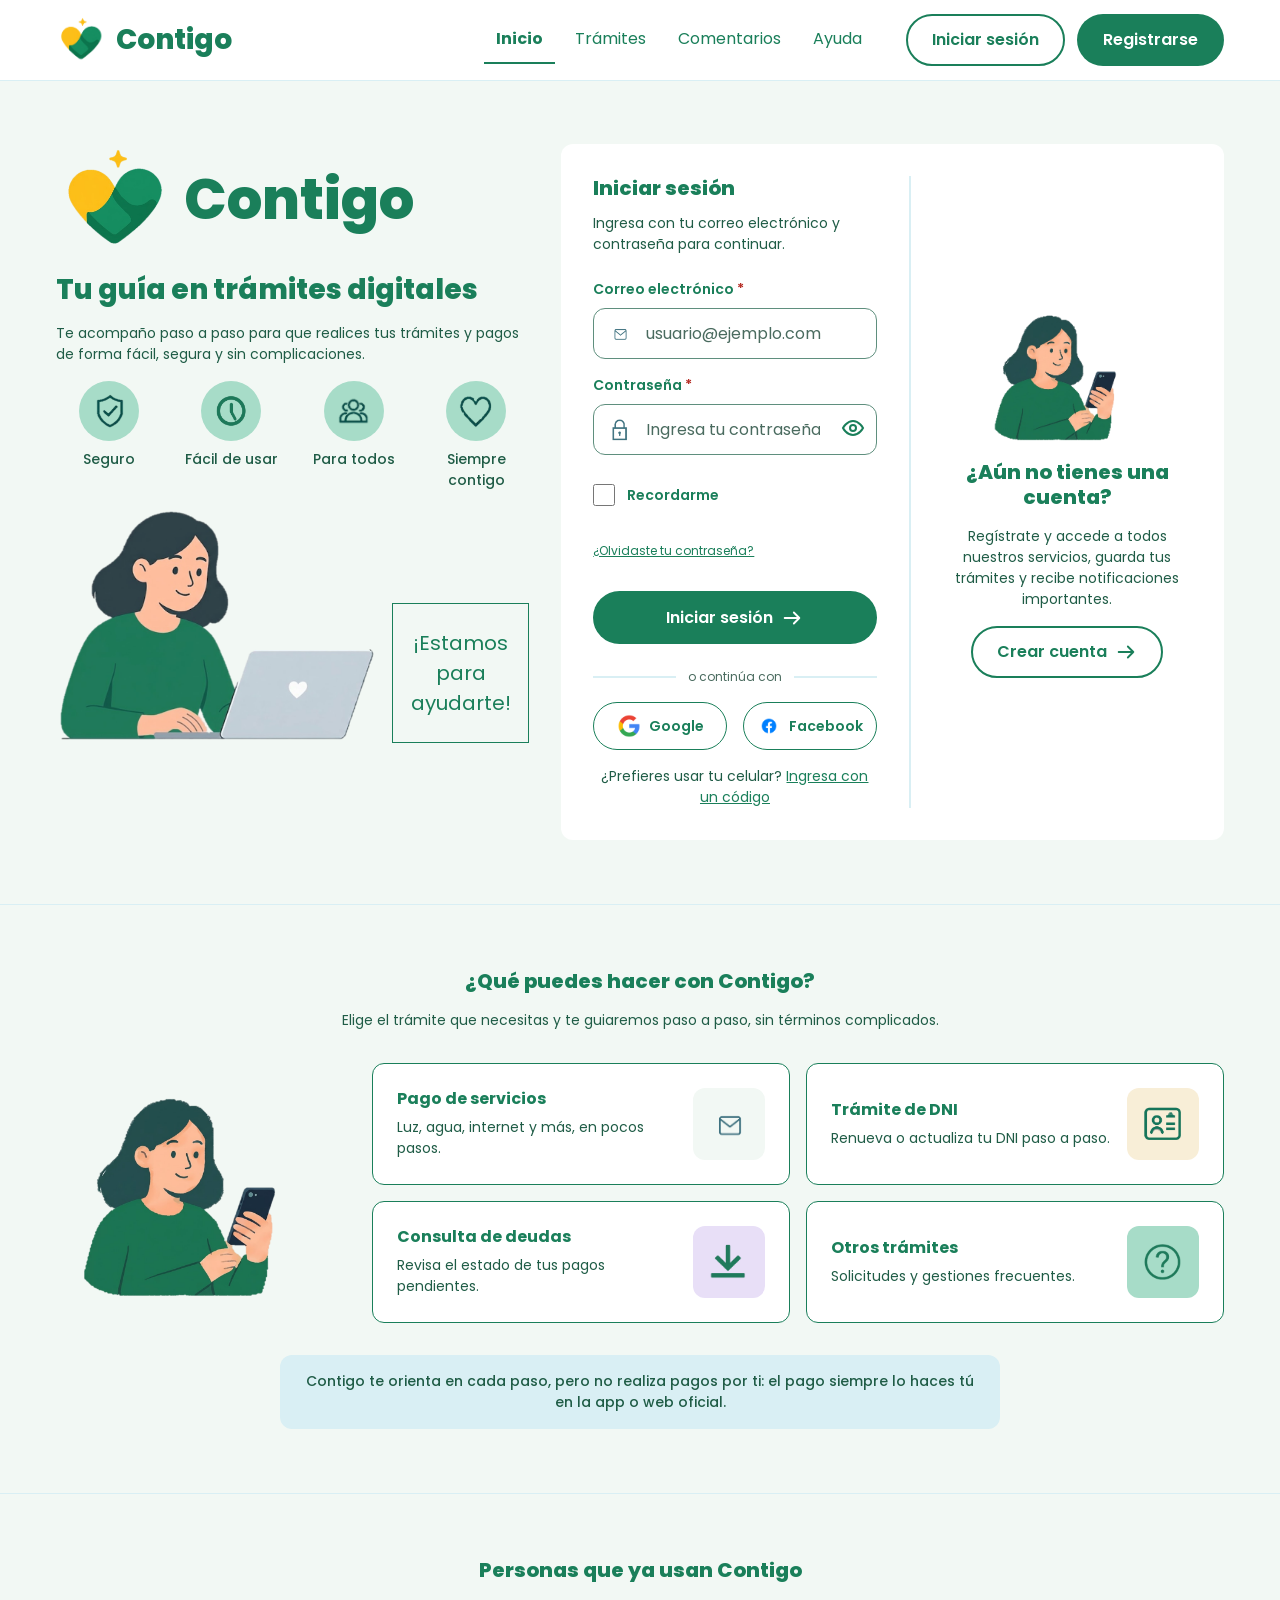
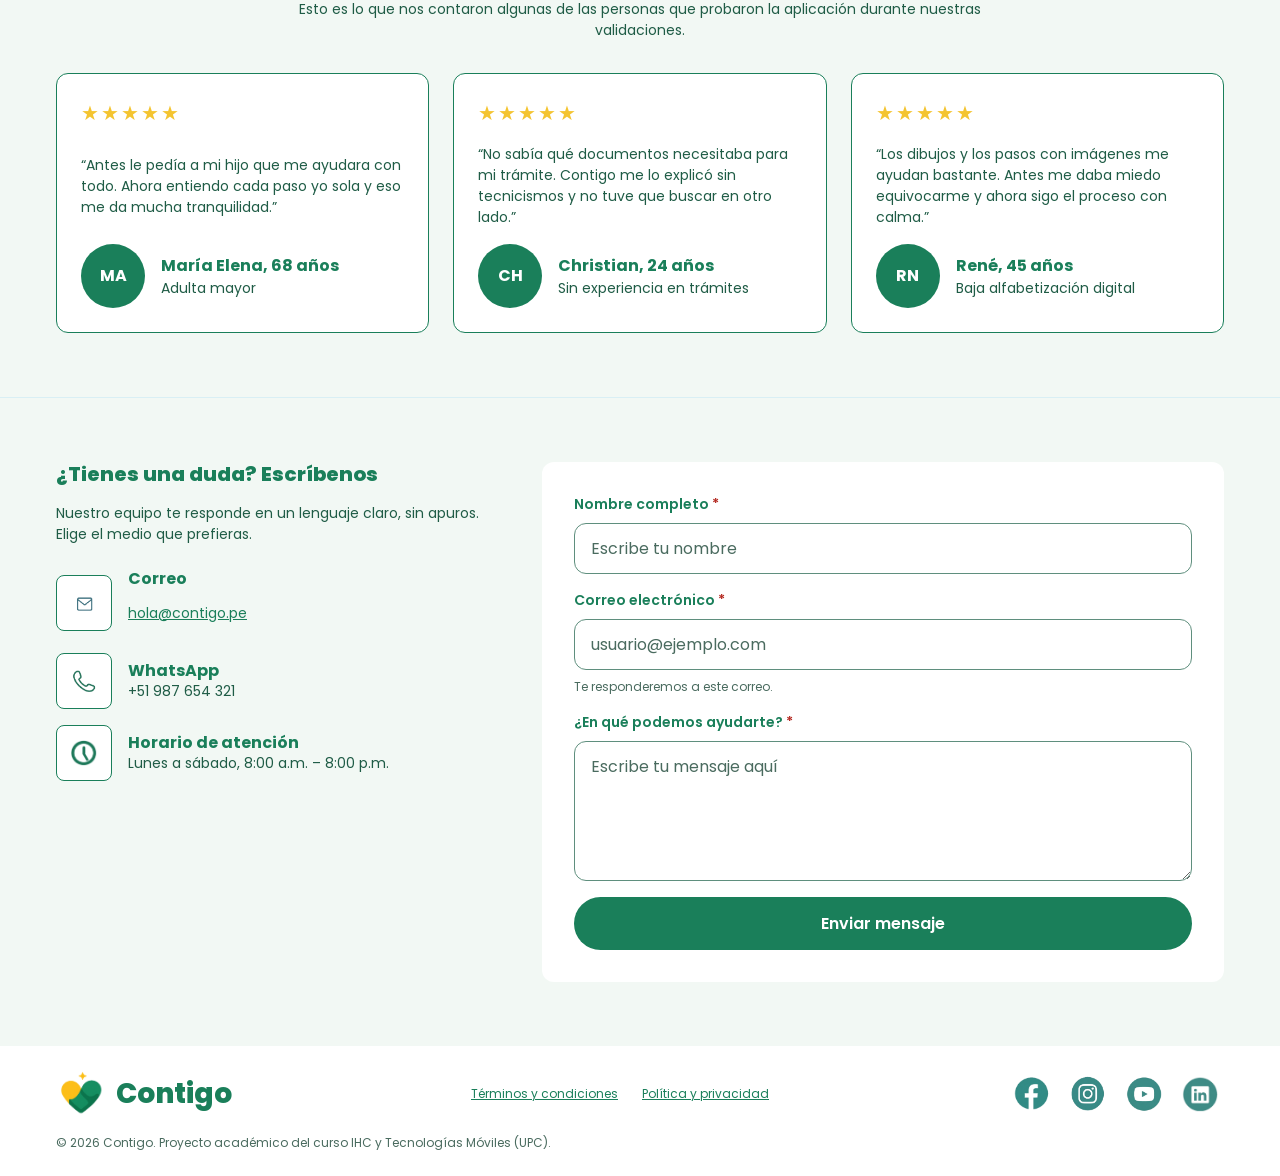
<file: scan.html>
<!DOCTYPE html>
<html lang="es">
<head>
  <meta charset="UTF-8">
  <meta name="viewport" content="width=device-width, initial-scale=1.0">
  <title>Escanear recibo | Contigo</title>
  <link rel="icon" href="assets/images/logo-icon.png">

  <link rel="preconnect" href="https://fonts.googleapis.com">
  <link rel="preconnect" href="https://fonts.gstatic.com" crossorigin>
  <link href="https://fonts.googleapis.com/css2?family=Poppins:wght@400;500;600;700;800&display=swap" rel="stylesheet">

  <link rel="stylesheet" href="assets/styles/main.css">
  <link rel="stylesheet" href="assets/styles/home.css">
  <link rel="stylesheet" href="assets/styles/procedures.css">
  <link rel="stylesheet" href="assets/styles/sprint2.css">
</head>
<body class="app-page" data-page="scan">
  <a class="skip-link" href="#contenido">Saltar al contenido</a>

  <header class="site-header">
    <div class="container header-inner">
      <a class="brand" href="home.html">
        <img src="assets/images/logo-icon.png" alt="">
        <span>Contigo</span>
      </a>

      <nav class="app-nav" aria-label="Secciones de la app">
        <a class="app-nav-link" href="home.html">
          <svg viewBox="0 0 24 24" fill="currentColor" aria-hidden="true"><path d="M12 3l9 8h-3v9h-5v-6h-2v6H6v-9H3z"/></svg>
          <span>Inicio</span>
        </a>
        <a class="app-nav-link" href="procedures.html">
          <svg viewBox="0 0 24 24" fill="none" stroke="currentColor" stroke-width="2" stroke-linejoin="round" aria-hidden="true"><path d="M6 3h8l5 5v13H6z"/><path d="M14 3v5h5M9 13h7M9 17h7"/></svg>
          <span>Mis trámites</span>
        </a>
        <a class="app-nav-link" href="calendar.html" data-nav="calendar">
          <svg viewBox="0 0 24 24" fill="none" stroke="currentColor" stroke-width="2" stroke-linecap="round" stroke-linejoin="round" aria-hidden="true"><rect x="3" y="5" width="18" height="16" rx="2"/><path d="M3 10h18M8 3v4M16 3v4"/></svg>
          <span>Pagos</span>
        </a>
        <a class="app-nav-link" href="#" data-open-assistant>
          <svg viewBox="0 0 24 24" fill="none" stroke="currentColor" stroke-width="2" stroke-linecap="round" aria-hidden="true"><circle cx="12" cy="12" r="9"/><path d="M9.5 9.5a2.5 2.5 0 1 1 3.5 2.3c-.6.3-1 .9-1 1.6V14M12 17.5v.01"/></svg>
          <span>Ayuda</span>
        </a>
        <a class="app-nav-link" href="profile.html">
          <svg viewBox="0 0 24 24" fill="none" stroke="currentColor" stroke-width="2" aria-hidden="true"><circle cx="12" cy="8" r="4"/><path d="M4 21c1.5-4 4.5-6 8-6s6.5 2 8 6"/></svg>
          <span>Perfil</span>
        </a>
      </nav>

      <button id="logout-button" class="btn btn-secondary logout-button" type="button">Cerrar sesión</button>
    </div>
  </header>

  <main id="contenido" class="home-main">
    <div class="container procedure-container">
      <a class="btn-link back-to-list" href="home.html">← Volver al inicio</a>

      <div class="home-greeting">
        <h1>Escanear recibo</h1>
        <p>Toma una foto de tu recibo y leemos los datos por ti. Luego tú los revisas.</p>
      </div>

      <!-- Paso 1: foto (US-16 y US-18) -->
      <section id="scan-step-photo" class="card procedure-card-box s2-scan-step" aria-labelledby="scan-photo-title">
        <h2 id="scan-photo-title">1. Toma una foto de tu recibo</h2>

        <div class="field s2-scan-service">
          <label class="field-label" for="scan-service">¿De qué servicio es tu recibo? <span class="field-required" aria-hidden="true">*</span></label>
          <select id="scan-service" class="field-input" name="service" required aria-describedby="scan-service-error">
            <option value="">Elige un servicio</option>
          </select>
          <p class="field-error" id="scan-service-error"></p>
        </div>

        <ul class="s2-photo-tips" aria-label="Consejos para una buena foto">
          <li>Pon el recibo sobre una mesa, bien estirado.</li>
          <li>Busca buena luz, sin sombras encima.</li>
          <li>Que se vea todo el recibo y no te muevas al tomar la foto.</li>
        </ul>

        <input id="scan-file" class="visually-hidden" type="file" accept="image/*" capture="environment">
        <label id="scan-file-label" class="btn btn-primary btn-block" for="scan-file">
          <span class="btn-icon s2-inline-icon" data-icon="camera"></span>
          <span>Tomar o elegir una foto</span>
        </label>

        <figure id="scan-preview" class="s2-scan-preview" hidden>
          <img id="scan-preview-image" alt="Foto de tu recibo">
          <figcaption id="scan-preview-caption" class="field-hint"></figcaption>
        </figure>

        <div id="scan-quality-alert" class="alert alert-warning" role="alert" hidden>
          <span class="alert-icon" aria-hidden="true">!</span>
          <div>
            <p class="alert-title"></p>
            <p class="alert-text"></p>
          </div>
        </div>

        <div class="s2-scan-actions">
          <button id="scan-read" class="btn btn-primary btn-block" type="button" hidden>Leer mi recibo</button>
          <button id="scan-retake" class="btn btn-primary btn-block" type="button" hidden>Volver a tomar la foto</button>
          <button id="scan-cancel" class="btn btn-secondary btn-block" type="button" hidden>Cancelar</button>
        </div>

        <details class="s2-demo">
          <summary>¿No tienes tu recibo a la mano? Prueba con un ejemplo</summary>
          <p class="field-hint">Son fotos de ejemplo para practicar. No usan datos reales.</p>
          <div class="s2-demo-buttons">
            <button type="button" class="chip" data-demo="clear">Recibo claro</button>
            <button type="button" class="chip" data-demo="partial">Recibo con datos tapados</button>
            <button type="button" class="chip" data-demo="blurry">Foto borrosa</button>
            <button type="button" class="chip" data-demo="dark">Foto con poca luz</button>
          </div>
        </details>
      </section>

      <section id="scan-loading" class="card s2-scan-loading" hidden aria-live="polite">
        <span class="s2-spinner" aria-hidden="true"></span>
        <p id="scan-loading-text">Leyendo tu recibo…</p>
      </section>

      <!-- Paso 2: revisar y corregir (US-17, US-24, US-32, US-33, US-36) -->
      <section id="scan-step-review" class="card procedure-card-box s2-scan-step" aria-labelledby="scan-review-title" hidden>
        <h2 id="scan-review-title" tabindex="-1">2. Revisa los datos que leímos</h2>
        <p class="procedure-hint">Compáralos con tu recibo. Si alguno está mal, corrígelo aquí mismo.</p>

        <div id="scan-partial-alert" class="alert alert-warning" hidden>
          <span class="alert-icon" aria-hidden="true">!</span>
          <div>
            <p class="alert-title"></p>
            <p class="alert-text"></p>
          </div>
        </div>

        <form id="scan-form" novalidate>
          <div class="field" data-field="number">
            <div class="s2-label-row">
              <label class="field-label" id="scan-number-label" for="scan-number">Número de suministro <span class="field-required" aria-hidden="true">*</span></label>
              <span class="s2-read-tag" id="scan-number-tag"></span>
            </div>
            <input class="field-input" id="scan-number" name="number" type="text" inputmode="numeric" autocomplete="off" required aria-describedby="scan-number-hint scan-number-error">
            <p class="field-hint" id="scan-number-hint"></p>
            <p class="field-error" id="scan-number-error"></p>
          </div>

          <div class="field" data-field="amount">
            <div class="s2-label-row">
              <label class="field-label" for="scan-amount">Monto a pagar (S/) <span class="field-required" aria-hidden="true">*</span></label>
              <span class="s2-read-tag" id="scan-amount-tag"></span>
            </div>
            <input class="field-input" id="scan-amount" name="amount" type="text" inputmode="decimal" maxlength="7" autocomplete="off" required aria-describedby="scan-amount-hint scan-amount-error">
            <p class="field-hint" id="scan-amount-hint">Como aparece en «Total a pagar». Ejemplo: 85.50</p>
            <p class="field-error" id="scan-amount-error"></p>
          </div>

          <div class="field" data-field="dueDate">
            <div class="s2-label-row">
              <label class="field-label" for="scan-due-date">Fecha de vencimiento <span class="field-required" aria-hidden="true">*</span></label>
              <span class="s2-read-tag" id="scan-due-date-tag"></span>
            </div>
            <input class="field-input" id="scan-due-date" name="dueDate" type="date" required aria-describedby="scan-due-date-hint scan-due-date-error">
            <p class="field-hint" id="scan-due-date-hint">Búscala cerca del total. Suele decir «Vence» o «Fecha de vencimiento».</p>
            <p class="field-error" id="scan-due-date-error"></p>
          </div>

          <div class="s2-scan-actions">
            <button class="btn btn-primary btn-block" type="submit">Guardar mi recibo</button>
            <button id="scan-review-retake" class="btn btn-secondary btn-block" type="button">Volver a tomar la foto</button>
            <button id="scan-review-cancel" class="btn-link" type="button">Cancelar y no guardar nada</button>
          </div>
        </form>
      </section>

      <!-- Paso 3: listo -->
      <section id="scan-step-done" class="card procedure-card-box s2-scan-step" aria-labelledby="scan-done-title" hidden>
        <div class="alert alert-success">
          <span class="alert-icon" aria-hidden="true">✓</span>
          <div>
            <h2 id="scan-done-title" class="alert-title" tabindex="-1">Guardamos tu recibo</h2>
            <p class="alert-text" id="scan-done-text"></p>
          </div>
        </div>
        <dl id="scan-done-summary" class="review-list"></dl>
        <div class="s2-scan-actions">
          <a id="scan-start-guide" class="btn btn-primary btn-block" href="#">Empezar la guía de pago</a>
          <a id="scan-view-calendar" class="btn btn-secondary btn-block" href="calendar.html">Ver mis pagos y vencimientos</a>
          <button id="scan-again" class="btn-link" type="button">Escanear otro recibo</button>
        </div>
      </section>

      <p class="home-note">
        La foto solo se usa para leer los datos: no la guardamos. Contigo no realiza pagos por ti.
      </p>
    </div>
  </main>

  <div id="toast" class="toast" role="status" aria-live="polite" hidden></div>

  <script src="assets/scripts/main.js"></script>
  <script src="assets/scripts/storage.js"></script>
  <script src="assets/scripts/forms.js"></script>
  <script src="assets/scripts/icons.js"></script>
  <script src="assets/scripts/procedures-data.js"></script>
  <script src="assets/scripts/ui-helpers.js"></script>
  <script src="assets/scripts/bills.js"></script>
  <script src="assets/scripts/guide-history.js"></script>
  <script src="assets/scripts/assistant-data.js"></script>
  <script src="assets/scripts/assistant.js"></script>
  <script src="assets/scripts/reminders.js"></script>
  <script src="assets/scripts/app-extras.js"></script>
  <script src="assets/scripts/receipt-image.js"></script>
  <script src="assets/scripts/scan.js"></script>
</body>
</html>
</file>
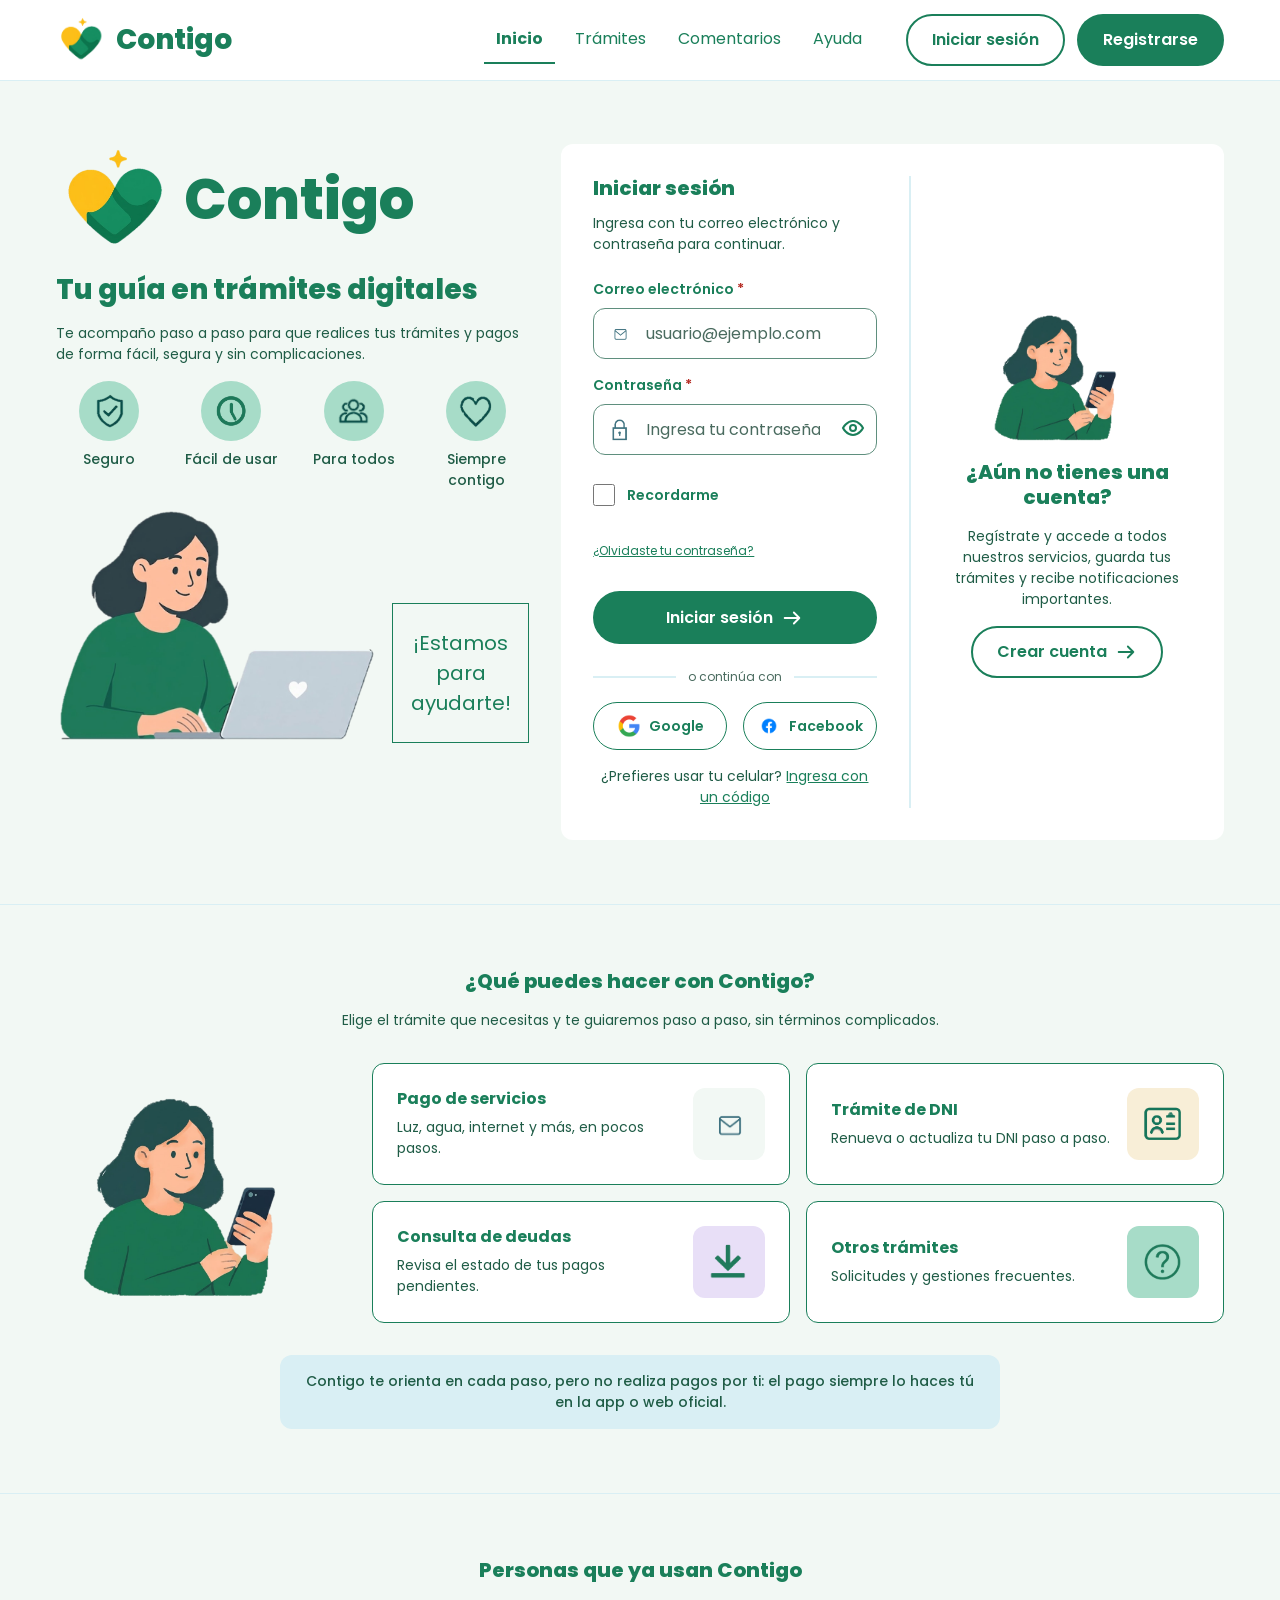
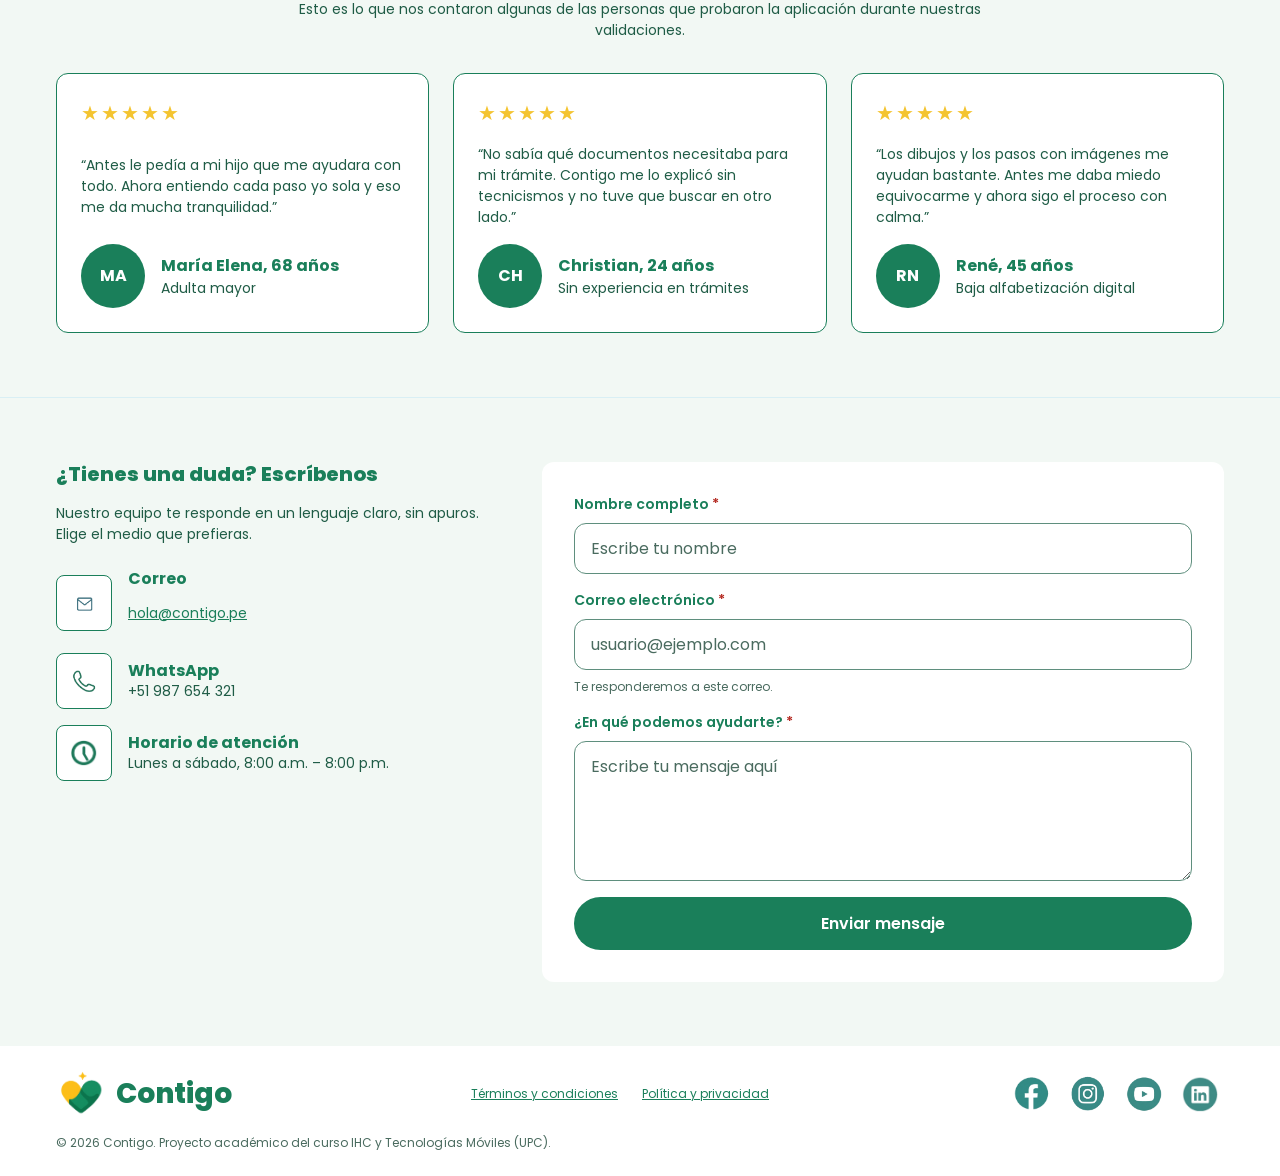
<file: verify.html>
<!DOCTYPE html>
<html lang="es">
<head>
  <meta charset="UTF-8">
  <meta name="viewport" content="width=device-width, initial-scale=1.0">
  <title>Verificar código | Contigo</title>
  <link rel="icon" href="assets/images/logo-icon.png">

  <link rel="preconnect" href="https://fonts.googleapis.com">
  <link rel="preconnect" href="https://fonts.gstatic.com" crossorigin>
  <link href="https://fonts.googleapis.com/css2?family=Poppins:wght@400;500;600;700;800&display=swap" rel="stylesheet">

  <link rel="stylesheet" href="assets/styles/main.css">
  <link rel="stylesheet" href="assets/styles/auth.css">
</head>
<body class="auth-page">
  <a class="skip-link" href="#contenido">Saltar al contenido</a>

  <header class="auth-header">
    <div class="container header-inner">
      <a id="back-link" class="back-link" href="index.html" aria-label="Volver">
        <svg viewBox="0 0 24 24" fill="none" stroke="currentColor" stroke-width="2" stroke-linecap="round" stroke-linejoin="round" aria-hidden="true"><path d="M20 12H4M10 6l-6 6 6 6"/></svg>
      </a>
      <a class="brand" href="index.html">
        <img src="assets/images/logo-icon.png" alt="">
        <span>Contigo</span>
      </a>
    </div>
  </header>

  <main id="contenido" class="auth-main">
    <div class="container auth-grid">
      <aside class="auth-aside">
        <img src="assets/images/illustration-phone.png" alt="">
        <h2>Un paso más</h2>
        <p>Revisamos que el celular sea tuyo para proteger tu cuenta.</p>
      </aside>

      <section class="card auth-card" aria-labelledby="verify-title">
        <div id="verify-panel">
          <h1 id="verify-title">Verificar código</h1>
          <p class="auth-intro">Enviamos un código a <strong id="verify-phone">+51</strong></p>

          <div id="sms-box" class="alert alert-info">
            <span class="alert-icon" aria-hidden="true">✉</span>
            <div>
              <p class="alert-title">Mensaje de texto (simulado)</p>
              <p class="alert-text">Tu código de Contigo es <strong id="sms-code">------</strong>. Escríbelo en los cuadros de abajo.</p>
            </div>
          </div>

          <div id="verify-alert" class="alert alert-error" role="alert" hidden>
            <span class="alert-icon" aria-hidden="true">!</span>
            <div>
              <p class="alert-title"></p>
              <p class="alert-text"></p>
            </div>
          </div>

          <form id="verify-form" novalidate>
            <p id="code-label" class="code-label">Escribe los 6 números del código</p>
            <div id="code-inputs" class="code-inputs" role="group" aria-labelledby="code-label">
              <input class="code-digit" type="text" inputmode="numeric" autocomplete="one-time-code" aria-label="Número 1 de 6">
              <input class="code-digit" type="text" inputmode="numeric" aria-label="Número 2 de 6">
              <input class="code-digit" type="text" inputmode="numeric" aria-label="Número 3 de 6">
              <input class="code-digit" type="text" inputmode="numeric" aria-label="Número 4 de 6">
              <input class="code-digit" type="text" inputmode="numeric" aria-label="Número 5 de 6">
              <input class="code-digit" type="text" inputmode="numeric" aria-label="Número 6 de 6">
            </div>

            <p id="code-timer" class="code-timer">El código vence en <strong id="code-time">05:00</strong></p>

            <div class="auth-actions">
              <button id="verify-submit" class="btn btn-primary btn-block" type="submit">Verificar</button>
              <button id="resend-button" class="btn btn-secondary btn-block" type="button">Reenviar código</button>
            </div>
          </form>

          <p class="auth-switch">¿Ya no es tu número? <a id="change-phone" href="register.html">Cambiar celular</a></p>
        </div>

        <div id="opening-panel" class="success-screen" role="status" hidden>
          <div class="success-check" aria-hidden="true">
            <svg viewBox="0 0 24 24" fill="none" stroke="currentColor" stroke-width="2.5" stroke-linecap="round" stroke-linejoin="round"><path d="M5 12l5 5L20 7"/></svg>
          </div>
          <h1 id="opening-title">¡Hola!</h1>
          <p>Estamos abriendo tu cuenta. Espéranos un momento...</p>
          <div class="spinner" aria-hidden="true"></div>
        </div>
      </section>
    </div>
  </main>

  <div id="toast" class="toast" role="status" aria-live="polite" hidden></div>

  <script src="assets/scripts/main.js"></script>
  <script src="assets/scripts/storage.js"></script>
  <script src="assets/scripts/forms.js"></script>
  <script src="assets/scripts/verify.js"></script>
</body>
</html>
</file>
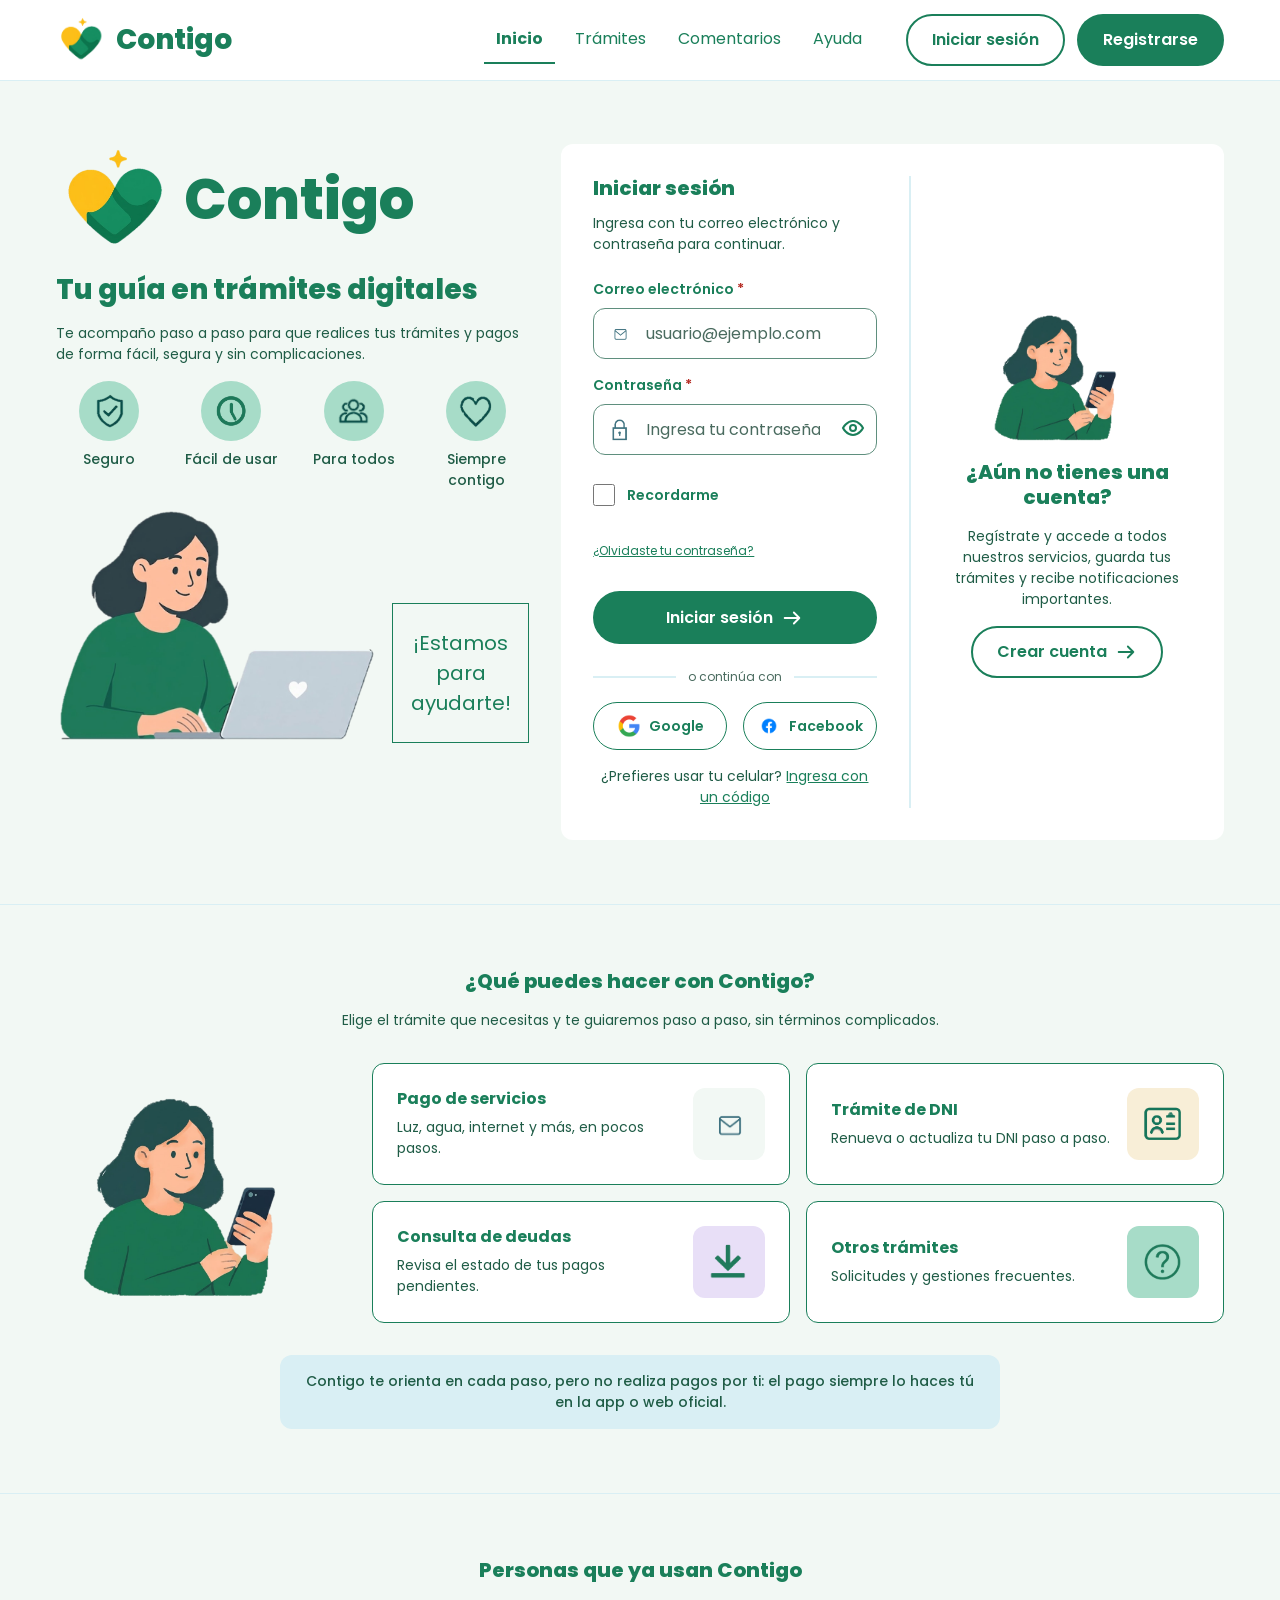
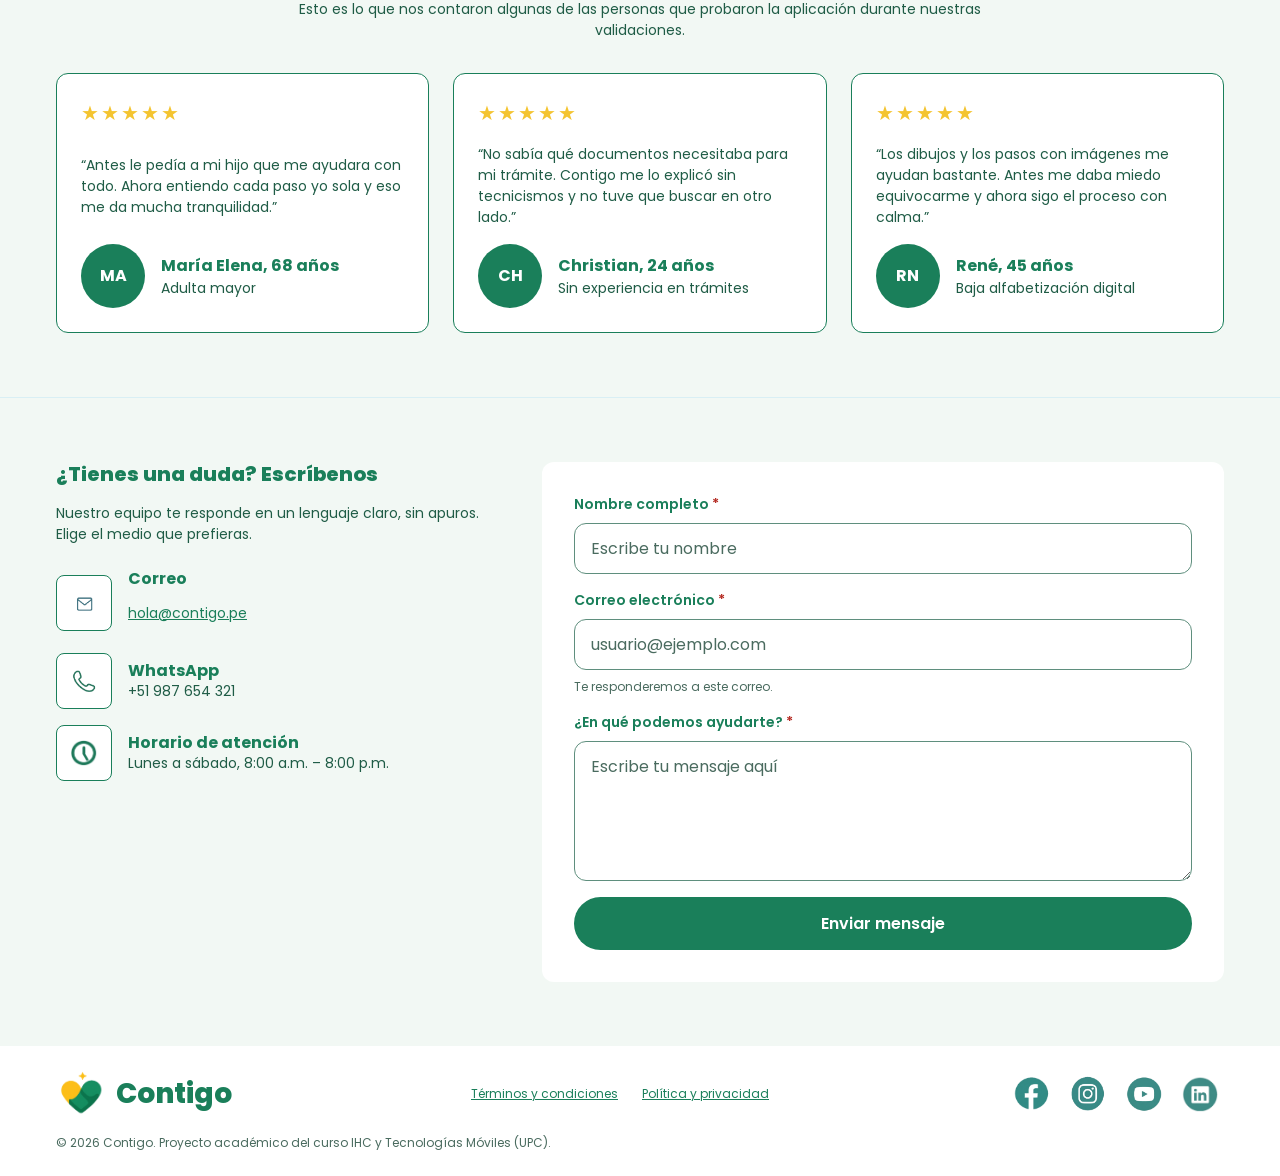
<file: welcome.html>
<!DOCTYPE html>
<html lang="es">
<head>
  <meta charset="UTF-8">
  <meta name="viewport" content="width=device-width, initial-scale=1.0">
  <title>Cuenta creada | Contigo</title>
  <link rel="icon" href="assets/images/logo-icon.png">

  <link rel="preconnect" href="https://fonts.googleapis.com">
  <link rel="preconnect" href="https://fonts.gstatic.com" crossorigin>
  <link href="https://fonts.googleapis.com/css2?family=Poppins:wght@400;500;600;700;800&display=swap" rel="stylesheet">

  <link rel="stylesheet" href="assets/styles/main.css">
  <link rel="stylesheet" href="assets/styles/auth.css">
</head>
<body class="auth-page">
  <header class="auth-header">
    <div class="container header-inner">
      <span class="brand">
        <img src="assets/images/logo-icon.png" alt="">
        <span>Contigo</span>
      </span>
    </div>
  </header>

  <main id="contenido" class="auth-main">
    <div class="container">
      <section class="card auth-card success-screen" aria-labelledby="welcome-title">
        <div class="success-check" aria-hidden="true">
          <svg viewBox="0 0 24 24" fill="none" stroke="currentColor" stroke-width="2.5" stroke-linecap="round" stroke-linejoin="round"><path d="M5 12l5 5L20 7"/></svg>
        </div>
        <h1 id="welcome-title">¡Te damos la bienvenida!</h1>
        <p>Tu cuenta Contigo ya está lista. Ahora podemos acompañarte en tus trámites paso a paso.</p>

        <dl class="summary">
          <div class="summary-row">
            <dt>Nombre:</dt>
            <dd id="summary-name"></dd>
          </div>
          <div class="summary-row">
            <dt>Edad:</dt>
            <dd id="summary-age"></dd>
          </div>
          <div class="summary-row">
            <dt>Celular:</dt>
            <dd id="summary-phone"></dd>
          </div>
          <div class="summary-row">
            <dt>Correo:</dt>
            <dd id="summary-email"></dd>
          </div>
        </dl>

        <a id="start-button" class="btn btn-primary btn-block" href="home.html">Empezar a usar Contigo</a>
      </section>
    </div>
  </main>

  <div id="toast" class="toast" role="status" aria-live="polite" hidden></div>

  <script src="assets/scripts/main.js"></script>
  <script src="assets/scripts/storage.js"></script>
  <script src="assets/scripts/forms.js"></script>
  <script src="assets/scripts/welcome.js"></script>
</body>
</html>
</file>
<file: assets/styles/main.css>
:root {
  --color-primary: #1A7F5A;
  --color-primary-hover: #156A4B;
  --color-primary-active: #10543B;
  --color-primary-light: #2FBF8A;
  --color-yellow: #F4C430;
  --color-cream: #F8EED7;

  --color-mint: #A7DCC8;
  --color-sky: #D9EFF4;
  --color-lilac: #E8DFF7;
  --color-mist: #F2F8F4;
  --color-white: #FFFFFF;

  --color-heading: #1A7F5A;
  --color-text: #1F5C46;
  --color-muted: #4A6B5F;
  --color-field-border: #5F8F7E;

  --color-error: #B3261E;
  --color-error-bg: #FDECEC;
  --color-warning-text: #6B4E00;
  --color-warning-bg: #FDF3D0;

  --font-family: "Poppins", Arial, sans-serif;
  --text-h1: 28px;
  --text-h2: 20px;
  --text-h3: 16px;
  --text-body: 14px;
  --text-caption: 12px;

  --space-1: 4px;
  --space-2: 8px;
  --space-3: 12px;
  --space-4: 16px;
  --space-5: 24px;
  --space-6: 32px;

  --radius: 12px;
  --radius-pill: 999px;
  --touch-size: 48px;
  --container-width: 1200px;
}

* {
  box-sizing: border-box;
}

html {
  scroll-behavior: smooth;
  scroll-padding-top: 96px;
}

body {
  margin: 0;
  font-family: var(--font-family);
  font-size: var(--text-body);
  line-height: 1.5;
  color: var(--color-text);
  background: var(--color-white);
}

img {
  max-width: 100%;
  display: block;
}

h1,
h2,
h3 {
  margin: 0;
  color: var(--color-heading);
  line-height: 1.25;
  font-weight: 800;
}

h1 { font-size: var(--text-h1); }
h2 { font-size: var(--text-h2); }
h3 { font-size: var(--text-h3); font-weight: 700; }

p {
  margin: 0;
}

a {
  color: var(--color-primary);
}

a:focus-visible,
button:focus-visible,
input:focus-visible,
textarea:focus-visible {
  outline: 3px solid var(--color-primary);
  outline-offset: 2px;
}

.visually-hidden {
  position: absolute;
  width: 1px;
  height: 1px;
  overflow: hidden;
  clip: rect(0 0 0 0);
  white-space: nowrap;
}

.skip-link {
  position: absolute;
  left: var(--space-4);
  top: -100px;
  z-index: 100;
  padding: var(--space-3) var(--space-4);
  border-radius: var(--radius);
  background: var(--color-primary);
  color: var(--color-white);
  font-weight: 600;
}

.skip-link:focus {
  top: var(--space-4);
}

.container {
  width: 100%;
  max-width: var(--container-width);
  margin: 0 auto;
  padding: 0 var(--space-4);
}

.caption {
  font-size: var(--text-caption);
}

.btn {
  display: inline-flex;
  align-items: center;
  justify-content: center;
  gap: var(--space-2);
  min-height: var(--touch-size);
  padding: var(--space-3) var(--space-5);
  border: 2px solid transparent;
  border-radius: var(--radius-pill);
  font-family: inherit;
  font-size: var(--text-h3);
  font-weight: 600;
  text-decoration: none;
  cursor: pointer;
  transition: background-color 0.2s, color 0.2s, border-color 0.2s;
}

.btn-block {
  width: 100%;
}

.btn-primary {
  background: var(--color-primary);
  color: var(--color-white);
}

.btn-primary:hover {
  background: var(--color-primary-hover);
}

.btn-primary:active {
  background: var(--color-primary-active);
}

.btn-secondary {
  background: var(--color-white);
  border-color: var(--color-primary);
  color: var(--color-primary);
}

.btn-secondary:hover {
  background: var(--color-mist);
}

.btn-secondary:active {
  background: var(--color-mint);
}

.btn:disabled,
.btn[aria-disabled="true"] {
  background: var(--color-mint);
  border-color: var(--color-mint);
  color: var(--color-text);
  cursor: not-allowed;
}

.btn-link {
  min-height: var(--touch-size);
  padding: 0 var(--space-2);
  border: 0;
  background: none;
  font-family: inherit;
  font-size: var(--text-body);
  font-weight: 600;
  color: var(--color-primary);
  text-decoration: underline;
  cursor: pointer;
}

.btn-link:hover {
  color: var(--color-primary-hover);
}

.btn-icon {
  width: 22px;
  height: 22px;
  flex-shrink: 0;
}

.field {
  display: flex;
  flex-direction: column;
  gap: var(--space-2);
  margin-bottom: var(--space-4);
}

.field-label {
  font-size: var(--text-body);
  font-weight: 600;
  color: var(--color-heading);
}

.field-required {
  color: var(--color-error);
}

.field-control {
  position: relative;
}

.field-input {
  width: 100%;
  min-height: var(--touch-size);
  padding: var(--space-3) var(--space-4);
  border: 1px solid var(--color-field-border);
  border-radius: var(--radius);
  background: var(--color-white);
  font-family: inherit;
  font-size: var(--text-h3);
  color: var(--color-text);
}

.field-input::placeholder {
  color: var(--color-muted);
}

textarea.field-input {
  min-height: 140px;
  resize: vertical;
}

.field-input:focus {
  outline: none;
  border: 2px solid var(--color-primary);
  box-shadow: 0 0 0 3px rgba(47, 191, 138, 0.35);
}

.field-control.has-icon .field-input {
  padding-left: 52px;
}

.field-icon {
  position: absolute;
  top: 50%;
  left: var(--space-4);
  width: 22px;
  height: 22px;
  transform: translateY(-50%);
  object-fit: contain;
  pointer-events: none;
}

.field-control.has-action .field-input {
  padding-right: 56px;
}

.field-action {
  position: absolute;
  top: 0;
  right: 0;
  width: var(--touch-size);
  height: var(--touch-size);
  display: flex;
  align-items: center;
  justify-content: center;
  border: 0;
  border-radius: var(--radius);
  background: none;
  color: var(--color-primary);
  cursor: pointer;
}

.field-action svg {
  width: 24px;
  height: 24px;
}

.field-hint {
  font-size: var(--text-caption);
  color: var(--color-muted);
}

.field-error {
  display: none;
  align-items: flex-start;
  gap: var(--space-2);
  font-size: var(--text-caption);
  font-weight: 600;
  color: var(--color-error);
}

.field-error::before {
  content: "!";
  flex-shrink: 0;
  width: 18px;
  height: 18px;
  border-radius: 50%;
  background: var(--color-error);
  color: var(--color-white);
  font-size: 12px;
  line-height: 18px;
  text-align: center;
}

.field.is-invalid .field-input {
  border: 2px solid var(--color-error);
  background: var(--color-error-bg);
}

.field.is-invalid .field-error {
  display: flex;
}

.checkbox {
  display: inline-flex;
  align-items: center;
  gap: var(--space-3);
  min-height: var(--touch-size);
  font-weight: 600;
  color: var(--color-heading);
  cursor: pointer;
}

.checkbox input {
  width: 22px;
  height: 22px;
  margin: 0;
  accent-color: var(--color-primary);
  cursor: pointer;
}

.card {
  padding: var(--space-4);
  border-radius: var(--radius);
  background: var(--color-white);
}

.alert {
  display: flex;
  gap: var(--space-3);
  padding: var(--space-4);
  margin-bottom: var(--space-4);
  border: 1px solid;
  border-radius: var(--radius);
}

.alert[hidden] {
  display: none;
}

.alert-icon {
  flex-shrink: 0;
  width: 28px;
  height: 28px;
  border-radius: 50%;
  color: var(--color-white);
  font-weight: 800;
  line-height: 28px;
  text-align: center;
}

.alert-title {
  font-size: var(--text-h3);
  font-weight: 700;
}

.alert-text {
  margin-top: var(--space-1);
}

.alert-error {
  border-color: var(--color-error);
  background: var(--color-error-bg);
  color: var(--color-error);
}

.alert-error .alert-icon {
  background: var(--color-error);
}

.alert-warning {
  border-color: var(--color-yellow);
  background: var(--color-warning-bg);
  color: var(--color-warning-text);
}

.alert-warning .alert-icon {
  background: var(--color-yellow);
  color: var(--color-warning-text);
}

.alert-info {
  border-color: var(--color-primary);
  background: var(--color-sky);
  color: var(--color-text);
}

.alert-info .alert-icon {
  background: var(--color-primary);
}

.alert-success {
  border-color: var(--color-primary);
  background: var(--color-mist);
  color: var(--color-text);
}

.alert-success .alert-icon {
  background: var(--color-primary);
}

.brand {
  display: inline-flex;
  align-items: center;
  gap: var(--space-3);
  min-height: var(--touch-size);
  text-decoration: none;
  font-size: 28px;
  font-weight: 800;
  color: var(--color-heading);
}

.brand img {
  width: 48px;
  height: 48px;
  object-fit: contain;
}

.site-header {
  position: sticky;
  top: 0;
  z-index: 50;
  background: var(--color-white);
  box-shadow: 0 1px 0 var(--color-sky);
}

.header-inner {
  display: flex;
  align-items: center;
  justify-content: space-between;
  gap: var(--space-4);
  min-height: 80px;
}

.menu-toggle {
  display: none;
  align-items: center;
  justify-content: center;
  width: var(--touch-size);
  height: var(--touch-size);
  border: 1px solid var(--color-field-border);
  border-radius: var(--radius);
  background: var(--color-white);
  color: var(--color-primary);
  cursor: pointer;
}

.menu-toggle svg {
  width: 26px;
  height: 26px;
}

.main-nav {
  display: flex;
  align-items: center;
  gap: var(--space-6);
}

.nav-links {
  display: flex;
  gap: var(--space-2);
  margin: 0;
  padding: 0;
  list-style: none;
}

.nav-links a {
  display: inline-flex;
  align-items: center;
  min-height: var(--touch-size);
  padding: 0 var(--space-3);
  border-bottom: 2px solid transparent;
  font-size: var(--text-h3);
  color: var(--color-primary);
  text-decoration: none;
}

.nav-links a:hover {
  border-bottom-color: var(--color-mint);
}

.nav-links a.is-active {
  font-weight: 700;
  border-bottom-color: var(--color-primary);
}

.nav-actions {
  display: flex;
  gap: var(--space-3);
}

@media (max-width: 1079px) {
  .menu-toggle {
    display: inline-flex;
  }

  .main-nav {
    display: none;
    position: absolute;
    top: 100%;
    left: 0;
    right: 0;
    flex-direction: column;
    align-items: stretch;
    gap: var(--space-4);
    padding: var(--space-4);
    background: var(--color-white);
    box-shadow: 0 8px 16px rgba(26, 127, 90, 0.15);
  }

  .main-nav.is-open {
    display: flex;
  }

  .nav-links {
    flex-direction: column;
  }

  .nav-links a {
    width: 100%;
    border-bottom: 0;
    border-left: 4px solid transparent;
  }

  .nav-links a.is-active {
    border-left-color: var(--color-primary);
    background: var(--color-mist);
  }

  .nav-actions {
    flex-direction: column;
  }
}

.site-footer {
  padding: var(--space-5) 0;
  background: var(--color-white);
}

.footer-inner {
  display: flex;
  flex-wrap: wrap;
  align-items: center;
  justify-content: space-between;
  gap: var(--space-4);
}

.footer-links,
.social-links {
  display: flex;
  flex-wrap: wrap;
  gap: var(--space-2);
  margin: 0;
  padding: 0;
  list-style: none;
}

.footer-links a {
  display: inline-flex;
  align-items: center;
  min-height: var(--touch-size);
  padding: 0 var(--space-2);
  font-size: var(--text-caption);
  color: var(--color-primary);
}

.social-links a {
  display: inline-flex;
  align-items: center;
  justify-content: center;
  width: var(--touch-size);
  height: var(--touch-size);
  border-radius: 50%;
}

.social-links img {
  width: 36px;
  height: 36px;
}

.footer-note {
  width: 100%;
  font-size: var(--text-caption);
  color: var(--color-muted);
}

.toast {
  position: fixed;
  left: 50%;
  bottom: var(--space-5);
  z-index: 200;
  width: calc(100% - var(--space-6));
  max-width: 480px;
  padding: var(--space-4);
  border-radius: var(--radius);
  background: var(--color-text);
  color: var(--color-white);
  font-weight: 500;
  text-align: center;
  transform: translateX(-50%);
  box-shadow: 0 8px 24px rgba(0, 0, 0, 0.2);
}

.toast[hidden] {
  display: none;
}
</file>
<file: assets/styles/landing.css>
.section {
  padding: var(--space-6) 0;
  background: var(--color-mist);
}

.section + .section {
  border-top: 1px solid var(--color-sky);
}

.section-header {
  display: flex;
  flex-direction: column;
  gap: var(--space-4);
  max-width: 720px;
  margin: 0 auto var(--space-6);
  text-align: center;
}

.hero-grid {
  display: grid;
  gap: var(--space-6);
}

.hero-intro {
  display: flex;
  flex-direction: column;
  gap: var(--space-4);
}

.hero-brand {
  display: none;
  align-items: center;
  gap: var(--space-4);
  font-size: 56px;
  font-weight: 800;
  line-height: 1;
  color: var(--color-heading);
}

.hero-brand img {
  width: 112px;
  height: 112px;
  object-fit: contain;
}

.features {
  display: grid;
  grid-template-columns: repeat(2, 1fr);
  gap: var(--space-4);
  margin: 0;
  padding: 0;
  list-style: none;
}

.feature {
  display: flex;
  flex-direction: column;
  align-items: center;
  gap: var(--space-2);
  text-align: center;
  font-weight: 500;
}

.feature-icon {
  display: flex;
  align-items: center;
  justify-content: center;
  width: 60px;
  height: 60px;
  border-radius: 50%;
  background: var(--color-mint);
}

.feature-icon img {
  width: 34px;
  height: 34px;
  object-fit: contain;
}

.hero-illustration {
  display: flex;
  align-items: flex-end;
  gap: var(--space-4);
}

.hero-illustration img {
  width: 100%;
  max-width: 320px;
}

.hero-badge {
  display: none;
  padding: var(--space-5) var(--space-4);
  border: 1px solid var(--color-primary);
  font-size: var(--text-h2);
  text-align: center;
  color: var(--color-primary);
}

.login-card {
  display: grid;
  gap: var(--space-6);
  padding: var(--space-5);
}

.login-intro {
  margin: var(--space-3) 0 var(--space-5);
}

.login-options {
  display: flex;
  flex-wrap: wrap;
  align-items: center;
  justify-content: space-between;
  gap: var(--space-2);
  margin-bottom: var(--space-4);
}

.login-forgot {
  display: inline-flex;
  align-items: center;
  min-height: var(--touch-size);
  font-size: var(--text-caption);
}

.divider {
  display: flex;
  align-items: center;
  gap: var(--space-3);
  margin: var(--space-5) 0 var(--space-4);
  font-size: var(--text-caption);
  color: var(--color-muted);
}

.divider::before,
.divider::after {
  content: "";
  flex: 1;
  height: 2px;
  background: var(--color-sky);
}

.social-login {
  display: grid;
  grid-template-columns: repeat(2, 1fr);
  gap: var(--space-4);
}

.social-login .btn {
  padding: var(--space-2) var(--space-3);
  border-width: 1px;
  font-size: var(--text-body);
}

.phone-login-link {
  margin-top: var(--space-4);
  text-align: center;
}

.signup-panel {
  display: flex;
  flex-direction: column;
  align-items: center;
  gap: var(--space-4);
  padding-top: var(--space-6);
  border-top: 2px solid var(--color-sky);
  text-align: center;
}

.signup-illustration {
  width: 180px;
}

.services-layout {
  display: grid;
  gap: var(--space-6);
  align-items: center;
}

.services-illustration {
  display: none;
}

.services-grid {
  display: grid;
  gap: var(--space-4);
  margin: 0;
  padding: 0;
  list-style: none;
}

.service-card {
  display: flex;
  align-items: center;
  justify-content: space-between;
  gap: var(--space-4);
  padding: var(--space-5);
  border: 1px solid var(--color-primary);
  border-radius: var(--radius);
  background: var(--color-white);
}

.service-card p {
  margin-top: var(--space-2);
}

.service-icon {
  display: flex;
  flex-shrink: 0;
  align-items: center;
  justify-content: center;
  width: 72px;
  height: 72px;
  border-radius: var(--radius);
}

.service-icon img {
  width: 40px;
  height: 40px;
  object-fit: contain;
}

.icon-bg-mist { background: var(--color-mist); }
.icon-bg-cream { background: var(--color-cream); }
.icon-bg-lilac { background: var(--color-lilac); }
.icon-bg-mint { background: var(--color-mint); }

.services-note {
  max-width: 720px;
  margin: var(--space-6) auto 0;
  padding: var(--space-4);
  border-radius: var(--radius);
  background: var(--color-sky);
  text-align: center;
  font-weight: 500;
}

.testimonials {
  display: grid;
  gap: var(--space-5);
  margin: 0;
  padding: 0;
  list-style: none;
}

.testimonial {
  display: flex;
  flex-direction: column;
  justify-content: space-between;
  gap: var(--space-4);
  padding: var(--space-5);
  border: 1px solid var(--color-primary);
  border-radius: var(--radius);
  background: var(--color-white);
}

.stars {
  font-size: var(--text-h2);
  letter-spacing: 2px;
  color: var(--color-yellow);
}

.testimonial blockquote {
  margin: 0;
}

.person {
  display: flex;
  align-items: center;
  gap: var(--space-4);
}

.avatar {
  display: flex;
  flex-shrink: 0;
  align-items: center;
  justify-content: center;
  width: 64px;
  height: 64px;
  border-radius: 50%;
  background: var(--color-primary);
  font-size: var(--text-h3);
  font-weight: 700;
  color: var(--color-white);
}

.person-name {
  font-size: var(--text-h3);
  font-weight: 700;
  color: var(--color-heading);
}

.help-grid {
  display: grid;
  gap: var(--space-6);
}

.help-intro > p {
  margin-top: var(--space-4);
}

.contact-list {
  display: flex;
  flex-direction: column;
  gap: var(--space-4);
  margin: var(--space-5) 0 0;
  padding: 0;
  list-style: none;
}

.contact-item {
  display: flex;
  align-items: center;
  gap: var(--space-4);
}

.contact-icon {
  display: flex;
  flex-shrink: 0;
  align-items: center;
  justify-content: center;
  width: 56px;
  height: 56px;
  border: 1px solid var(--color-primary);
  border-radius: 8px;
  background: var(--color-white);
}

.contact-icon img {
  width: 28px;
  height: 28px;
  object-fit: contain;
}

.contact-item a {
  display: inline-flex;
  align-items: center;
  min-height: var(--touch-size);
}

.contact-card {
  padding: var(--space-5);
}

@media (min-width: 768px) {
  .section {
    padding: calc(var(--space-6) * 2) 0;
  }

  .hero-brand {
    display: flex;
  }

  .features {
    grid-template-columns: repeat(4, 1fr);
  }

  .services-grid {
    grid-template-columns: repeat(2, 1fr);
  }

  .testimonials {
    grid-template-columns: repeat(auto-fit, minmax(260px, 1fr));
  }

  .login-card,
  .contact-card {
    padding: var(--space-6);
  }
}

@media (min-width: 1080px) {
  .hero-grid {
    grid-template-columns: minmax(0, 5fr) minmax(0, 7fr);
    align-items: start;
  }

  .hero-badge {
    display: block;
  }

  .login-card {
    grid-template-columns: 1fr 1fr;
  }

  .signup-panel {
    justify-content: center;
    padding-top: 0;
    padding-left: var(--space-6);
    border-top: 0;
    border-left: 2px solid var(--color-sky);
  }

  .services-layout {
    grid-template-columns: 1fr 3fr;
  }

  .services-illustration {
    display: block;
  }

  .help-grid {
    grid-template-columns: 2fr 3fr;
    align-items: start;
  }
}
</file>
<file: assets/styles/home.css>
.app-page {
  background: var(--color-white);
  padding-bottom: 88px;
}

.home-main {
  padding: var(--space-5) 0 var(--space-6);
}

.home-greeting {
  display: flex;
  flex-direction: column;
  gap: var(--space-2);
  margin-bottom: var(--space-5);
}

.home-greeting p {
  font-size: var(--text-h3);
}

.home-search {
  position: relative;
  max-width: 640px;
  margin-bottom: var(--space-5);
}

.home-search .field-input {
  padding-left: 52px;
  border-color: var(--color-field-border);
  background: var(--color-mist);
}

.search-icon {
  position: absolute;
  top: 50%;
  left: var(--space-4);
  width: 24px;
  height: 24px;
  transform: translateY(-50%);
  color: var(--color-text);
  pointer-events: none;
}

.task-grid {
  display: grid;
  grid-template-columns: repeat(2, 1fr);
  gap: var(--space-3);
  margin: 0 0 var(--space-5);
  padding: 0;
  list-style: none;
}

.task-grid li[hidden] {
  display: none;
}

.task-card {
  display: flex;
  flex-direction: column;
  align-items: flex-start;
  gap: var(--space-2);
  width: 100%;
  height: 100%;
  min-height: var(--touch-size);
  padding: var(--space-4);
  border: 2px solid transparent;
  border-radius: var(--radius);
  background: var(--color-mist);
  font-family: inherit;
  text-align: left;
  color: var(--color-text);
  cursor: pointer;
  transition: border-color 0.2s, background-color 0.2s;
}

.task-card:hover {
  border-color: var(--color-mint);
}

.task-card:active {
  background: var(--color-mint);
}

.task-icon {
  display: flex;
  align-items: center;
  justify-content: center;
  width: 64px;
  height: 64px;
  margin-bottom: var(--space-2);
  border-radius: 50%;
}

.task-icon img {
  width: 40px;
  height: 40px;
  object-fit: contain;
}

.icon-bg-mint { background: var(--color-mint); }
.icon-bg-sky { background: var(--color-sky); }
.icon-bg-lilac { background: var(--color-lilac); }

.task-title {
  font-size: var(--text-h3);
  font-weight: 700;
  line-height: 1.3;
  color: var(--color-heading);
}

.task-text {
  font-size: var(--text-caption);
}

.home-note {
  padding: var(--space-4);
  border-radius: var(--radius);
  background: var(--color-cream);
  font-weight: 500;
}

.app-nav {
  position: fixed;
  left: 0;
  right: 0;
  bottom: 0;
  z-index: 60;
  display: grid;
  grid-template-columns: repeat(4, 1fr);
  padding: var(--space-2) var(--space-2) var(--space-3);
  background: var(--color-mist);
  box-shadow: 0 -1px 0 var(--color-sky);
}

.app-nav-link {
  display: flex;
  flex-direction: column;
  align-items: center;
  gap: var(--space-1);
  min-height: 56px;
  padding: var(--space-1);
  font-size: var(--text-caption);
  color: var(--color-text);
  text-decoration: none;
}

.app-nav-link svg {
  width: 56px;
  height: 32px;
  padding: var(--space-1) var(--space-4);
  border-radius: var(--radius-pill);
}

.app-nav-link.is-active {
  font-weight: 700;
  color: var(--color-heading);
}

.app-nav-link.is-active svg {
  background: var(--color-mint);
}

.app-nav-link:hover svg {
  background: var(--color-sky);
}

.logout-button {
  padding: var(--space-2) var(--space-4);
  font-size: var(--text-body);
}

@media (min-width: 768px) {
  .task-grid {
    grid-template-columns: repeat(3, 1fr);
    gap: var(--space-5);
  }

  .task-card {
    padding: var(--space-5);
  }

  .home-main {
    padding: var(--space-6) 0;
  }
}

@media (min-width: 960px) {
  .app-page {
    padding-bottom: 0;
  }

  .app-nav {
    position: static;
    display: flex;
    gap: var(--space-2);
    padding: 0;
    background: none;
    box-shadow: none;
  }

  .app-nav-link {
    flex-direction: row;
    gap: var(--space-2);
    min-height: var(--touch-size);
    padding: 0 var(--space-4);
    border-radius: var(--radius-pill);
    font-size: var(--text-h3);
  }

  .app-nav-link svg {
    width: 24px;
    height: 24px;
    padding: 0;
  }

  .app-nav-link.is-active {
    background: var(--color-mint);
  }

  .app-nav-link.is-active svg,
  .app-nav-link:hover svg {
    background: none;
  }

  .app-nav-link:hover {
    background: var(--color-mist);
  }

  .app-nav-link.is-active:hover {
    background: var(--color-mint);
  }
}
</file>
<file: assets/styles/procedures.css>
.task-card {
  text-decoration: none;
}

.task-icon svg {
  width: 32px;
  height: 32px;
  color: var(--color-primary);
}

.task-meta {
  margin-top: auto;
  padding-top: var(--space-2);
  font-size: var(--text-caption);
  font-weight: 600;
  color: var(--color-muted);
}

.section-title {
  margin-bottom: var(--space-4);
}

.frequent-section[hidden] {
  display: none;
}

.chip-group {
  display: flex;
  flex-wrap: wrap;
  gap: var(--space-2);
  margin-bottom: var(--space-5);
}

.chip {
  display: inline-flex;
  align-items: center;
  min-height: var(--touch-size);
  padding: 0 var(--space-4);
  border: 2px solid var(--color-field-border);
  border-radius: var(--radius-pill);
  background: var(--color-white);
  font-family: inherit;
  font-size: var(--text-body);
  font-weight: 600;
  color: var(--color-text);
  cursor: pointer;
  transition: background-color 0.2s, border-color 0.2s, color 0.2s;
}

.chip:hover {
  background: var(--color-mist);
}

.chip.is-selected {
  border-color: var(--color-primary);
  background: var(--color-primary);
  color: var(--color-white);
}

.receipt-section {
  margin: var(--space-6) 0 var(--space-5);
}

.receipt-list {
  display: flex;
  flex-direction: column;
  gap: var(--space-3);
  margin: 0;
  padding: 0;
  list-style: none;
}

.receipt-item {
  display: flex;
  align-items: center;
  justify-content: space-between;
  gap: var(--space-3);
  padding: var(--space-4);
  border-radius: var(--radius);
  background: var(--color-mist);
}

.receipt-info {
  display: flex;
  flex-direction: column;
  align-items: flex-start;
  gap: var(--space-1);
}

.receipt-title {
  font-size: var(--text-h3);
  font-weight: 700;
  color: var(--color-heading);
}

.receipt-date {
  font-size: var(--text-caption);
}

.receipt-button {
  padding: var(--space-2) var(--space-4);
  font-size: var(--text-body);
}

.receipt-empty {
  padding: var(--space-4);
  border-radius: var(--radius);
  background: var(--color-mist);
}

.receipt-empty[hidden] {
  display: none;
}

.badge {
  padding: 0 var(--space-3);
  border-radius: var(--radius-pill);
  background: var(--color-warning-bg);
  font-size: var(--text-caption);
  font-weight: 600;
  color: var(--color-warning-text);
}

.procedure-container {
  max-width: 720px;
}

.back-to-list {
  display: inline-flex;
  align-items: center;
  margin-bottom: var(--space-3);
  padding: 0;
}

.procedure-header {
  display: flex;
  align-items: center;
  gap: var(--space-4);
  margin-bottom: var(--space-4);
}

.procedure-header .task-icon {
  flex-shrink: 0;
  margin-bottom: 0;
}

.meta-list {
  display: flex;
  flex-wrap: wrap;
  gap: var(--space-2);
  margin: 0 0 var(--space-5);
  padding: 0;
  list-style: none;
}

.meta-chip {
  padding: var(--space-1) var(--space-3);
  border-radius: var(--radius-pill);
  background: var(--color-sky);
  font-size: var(--text-caption);
  font-weight: 600;
  color: var(--color-heading);
}

.procedure-card-box {
  margin-bottom: var(--space-5);
  background: var(--color-mist);
}

.procedure-hint {
  margin: var(--space-2) 0 var(--space-3);
}

.check-list {
  margin: 0;
  padding: 0;
  list-style: none;
}

.check-status {
  margin-top: var(--space-3);
  font-weight: 600;
  color: var(--color-heading);
}

.procedure-actions {
  display: flex;
  flex-direction: column;
  gap: var(--space-3);
  margin-bottom: var(--space-5);
}

.guide-main {
  padding: var(--space-5) 0 var(--space-6);
  background: var(--color-mist);
}

.guide-page {
  min-height: 100vh;
  padding-bottom: 0;
  background: var(--color-mist);
}

.guide-container {
  max-width: 640px;
}

.guide-container .alert {
  margin-bottom: var(--space-4);
}

.guide-progress {
  margin-bottom: var(--space-4);
}

.guide-progress-info {
  display: flex;
  align-items: baseline;
  justify-content: space-between;
  gap: var(--space-3);
  margin-bottom: var(--space-2);
}

.guide-progress-text {
  font-size: var(--text-h3);
  font-weight: 700;
  color: var(--color-heading);
}

.guide-time {
  font-size: var(--text-body);
  font-weight: 500;
}

.progress-track {
  height: 12px;
  overflow: hidden;
  border-radius: var(--radius-pill);
  background: var(--color-mint);
}

.progress-bar {
  width: 0;
  height: 100%;
  border-radius: var(--radius-pill);
  background: var(--color-primary);
  transition: width 0.3s;
}

.guide-card {
  display: flex;
  flex-direction: column;
  align-items: center;
  gap: var(--space-4);
  padding: var(--space-5);
  text-align: center;
}

.step-visual {
  display: flex;
  align-items: center;
  justify-content: center;
  width: 112px;
  height: 112px;
  border-radius: 50%;
  background: var(--color-mint);
}

.step-visual svg {
  width: 56px;
  height: 56px;
  color: var(--color-primary);
}

.step-visual img {
  width: 72px;
  height: 72px;
  object-fit: contain;
}

.guide-title:focus {
  outline: none;
}

.guide-text {
  font-size: var(--text-h3);
}

.guide-card .alert {
  width: 100%;
  margin-bottom: 0;
  text-align: left;
}

.guide-form,
.review-list,
.done-block {
  width: 100%;
  text-align: left;
}

.guide-form[hidden],
.review-list[hidden],
.done-block[hidden] {
  display: none;
}

.review-list {
  display: flex;
  flex-direction: column;
  gap: var(--space-3);
  margin: 0;
}

.review-row {
  display: flex;
  flex-direction: column;
  gap: var(--space-1);
  padding: var(--space-4);
  border-radius: var(--radius);
  background: var(--color-mist);
}

.review-row dt {
  font-size: var(--text-body);
  font-weight: 600;
}

.review-row dd {
  margin: 0;
  font-size: var(--text-h2);
  font-weight: 700;
  color: var(--color-heading);
}

.receipt-code-line {
  margin-bottom: var(--space-4);
  text-align: center;
}

.guide-buttons {
  display: flex;
  flex-direction: column;
  align-items: center;
  gap: var(--space-3);
  margin-bottom: var(--space-4);
}

.guide-actions {
  display: grid;
  grid-template-columns: 1fr 1fr;
  gap: var(--space-3);
  margin-top: var(--space-4);
}

.guide-actions[hidden] {
  display: none;
}

.profile-container {
  max-width: 560px;
}

.profile-card {
  padding: var(--space-5);
  background: var(--color-mist);
}

.profile-card .alert {
  margin-bottom: var(--space-4);
}

.profile-actions {
  display: flex;
  flex-direction: column;
  gap: var(--space-3);
  margin-top: var(--space-5);
}

@media (min-width: 768px) {
  .guide-card {
    padding: var(--space-6);
  }

  .procedure-actions {
    flex-direction: row;
  }

  .profile-actions {
    flex-direction: row-reverse;
  }
}
</file>
<file: assets/styles/assistant.css>
.assistant-main {
  padding: var(--space-4) 0 var(--space-5);
}

.assistant-container {
  display: flex;
  flex-direction: column;
  gap: var(--space-3);
  max-width: 720px;
}

.assistant-header {
  display: flex;
  align-items: center;
  gap: var(--space-3);
}

.assistant-back {
  display: inline-flex;
  flex-shrink: 0;
  align-items: center;
  justify-content: center;
  width: var(--touch-size);
  height: var(--touch-size);
  border: 0;
  border-radius: var(--radius);
  background: var(--color-mist);
  color: var(--color-primary);
  cursor: pointer;
}

.assistant-back:hover {
  background: var(--color-mint);
}

.assistant-back[hidden] {
  display: none;
}

.assistant-back svg {
  width: 26px;
  height: 26px;
}

.assistant-avatar {
  width: 48px;
  height: 48px;
  object-fit: contain;
}

.assistant-online {
  display: flex;
  align-items: center;
  gap: var(--space-2);
  font-weight: 600;
  color: var(--color-primary);
}

.online-dot {
  width: 10px;
  height: 10px;
  border-radius: 50%;
  background: var(--color-primary-light);
}

.topic-chip {
  display: inline-flex;
  align-self: flex-start;
  align-items: center;
  gap: var(--space-2);
  padding: var(--space-2) var(--space-3);
  border-radius: var(--radius);
  background: var(--color-mist);
  font-weight: 600;
  color: var(--color-heading);
}

.topic-chip[hidden] {
  display: none;
}

.topic-chip svg {
  width: 22px;
  height: 22px;
}

.chat-log {
  display: flex;
  flex-direction: column;
  gap: var(--space-3);
  min-height: 280px;
  max-height: 55vh;
  overflow-y: auto;
  padding: var(--space-4);
  border: 1px solid var(--color-sky);
  border-radius: var(--radius);
  background: var(--color-white);
}

.message {
  display: flex;
  flex-direction: column;
  gap: var(--space-2);
  max-width: 85%;
  padding: var(--space-3) var(--space-4);
  border-radius: var(--radius);
  font-size: var(--text-h3);
}

.message-assistant {
  align-self: flex-start;
  background: var(--color-mist);
}

.message-user {
  align-self: flex-end;
  background: var(--color-primary);
  color: var(--color-white);
}

.message-link {
  align-self: flex-start;
  font-weight: 600;
}

.message-time {
  align-self: flex-end;
  font-size: var(--text-caption);
  opacity: 0.85;
}

.typing {
  font-style: italic;
  color: var(--color-muted);
}

.suggestions {
  display: flex;
  flex-wrap: wrap;
  gap: var(--space-2);
}

.suggestion {
  min-height: var(--touch-size);
  padding: 0 var(--space-4);
  border: 2px solid var(--color-primary);
  border-radius: var(--radius-pill);
  background: var(--color-white);
  font-family: inherit;
  font-size: var(--text-body);
  font-weight: 600;
  color: var(--color-primary);
  cursor: pointer;
}

.suggestion:hover {
  background: var(--color-mist);
}

.chat-form {
  display: grid;
  grid-template-columns: 1fr auto;
  gap: var(--space-2);
}

.chat-form .field-input {
  border-radius: var(--radius-pill);
}

.send-button {
  display: flex;
  align-items: center;
  justify-content: center;
  width: 52px;
  height: 52px;
  border: 0;
  border-radius: 50%;
  background: var(--color-primary);
  color: var(--color-white);
  cursor: pointer;
}

.send-button:hover {
  background: var(--color-primary-hover);
}

.send-button svg {
  width: 24px;
  height: 24px;
}

.assistant-note {
  font-size: var(--text-caption);
  color: var(--color-muted);
}
</file>
<file: assets/styles/bills.css>
.scan-container,
.bills-container,
.calendar-container {
  max-width: 720px;
}

.scan-view {
  display: flex;
  flex-direction: column;
  gap: var(--space-4);
}

.scan-view[hidden] {
  display: none;
}

.scan-view h1:focus {
  outline: none;
}

.scan-intro {
  font-size: var(--text-h3);
}

.service-picker {
  margin: 0;
  padding: 0;
  border: 0;
}

.service-picker legend {
  margin-bottom: var(--space-2);
}

.service-picker .chip-group {
  margin-bottom: 0;
}

.scan-actions {
  display: flex;
  flex-direction: column;
  gap: var(--space-3);
}

.sample-box {
  display: flex;
  flex-direction: column;
  gap: var(--space-2);
  background: var(--color-mist);
}

.sample-box h2 {
  font-size: var(--text-h3);
}

.sample-buttons {
  display: flex;
  flex-wrap: wrap;
  gap: var(--space-2);
}

.sample-buttons .btn {
  font-size: var(--text-body);
}

.receipt-photo {
  width: 100%;
  max-width: 360px;
  max-height: 420px;
  margin: 0 auto;
  object-fit: contain;
  border: 1px solid var(--color-sky);
  border-radius: var(--radius);
  background: var(--color-mist);
}

.reading-view {
  align-items: center;
  padding: var(--space-6) 0;
  text-align: center;
}

.saved-view {
  align-items: center;
  text-align: center;
}

.saved-view .scan-actions {
  width: 100%;
}

.success-check {
  display: flex;
  align-items: center;
  justify-content: center;
  width: 96px;
  height: 96px;
  border-radius: 50%;
  background: var(--color-mist);
  color: var(--color-primary);
}

.success-check svg {
  width: 52px;
  height: 52px;
}

.spinner {
  width: 48px;
  height: 48px;
  border: 5px solid var(--color-mint);
  border-top-color: var(--color-primary);
  border-radius: 50%;
  animation: spin 0.9s linear infinite;
}

@keyframes spin {
  to { transform: rotate(360deg); }
}

@media (prefers-reduced-motion: reduce) {
  .spinner {
    animation: none;
  }
}

.reminder-list {
  display: flex;
  flex-direction: column;
  gap: var(--space-3);
  margin-bottom: var(--space-5);
}

.reminder-list[hidden] {
  display: none;
}

.reminder {
  display: flex;
  gap: var(--space-3);
  padding: var(--space-4);
  border: 1px solid var(--color-primary);
  border-radius: var(--radius);
  background: var(--color-mist);
}

.reminder.is-urgent {
  border-color: var(--color-error);
  background: var(--color-error-bg);
}

.reminder-icon svg {
  width: 26px;
  height: 26px;
  color: var(--color-primary);
}

.reminder.is-urgent .reminder-icon svg,
.reminder.is-urgent .reminder-title {
  color: var(--color-error);
}

.reminder-body {
  display: flex;
  flex-direction: column;
  align-items: flex-start;
  gap: var(--space-1);
}

.reminder-title {
  font-size: var(--text-h3);
  font-weight: 700;
  color: var(--color-heading);
}

.reminder-body .btn-link {
  padding: 0;
}

.bills-actions {
  display: flex;
  flex-wrap: wrap;
  gap: var(--space-2);
  margin-bottom: var(--space-5);
}

.device-box {
  display: flex;
  flex-direction: column;
  align-items: flex-start;
  gap: var(--space-3);
  margin-bottom: var(--space-5);
  background: var(--color-sky);
}

.device-box[hidden] {
  display: none;
}

.bill-list,
.event-list {
  display: flex;
  flex-direction: column;
  gap: var(--space-3);
  margin: 0 0 var(--space-5);
  padding: 0;
  list-style: none;
}

.bill-card {
  display: flex;
  flex-direction: column;
  align-items: flex-start;
  gap: var(--space-3);
  padding: var(--space-4);
  border: 1px solid var(--color-primary);
  border-radius: var(--radius);
  background: var(--color-white);
}

.bill-card.is-highlighted {
  border-width: 3px;
  background: var(--color-mist);
}

.bill-header {
  display: flex;
  align-items: baseline;
  justify-content: space-between;
  gap: var(--space-3);
  width: 100%;
}

.bill-title {
  font-size: var(--text-h3);
}

.bill-title:focus {
  outline: none;
}

.bill-amount {
  font-size: var(--text-h3);
  font-weight: 700;
  color: var(--color-heading);
  white-space: nowrap;
}

.bill-meta {
  font-size: var(--text-body);
}

.bill-meta.is-late,
.event-due.is-late {
  font-weight: 700;
  color: var(--color-error);
}

.bill-note {
  padding: var(--space-3);
  border-radius: var(--radius);
  background: var(--color-warning-bg);
  color: var(--color-warning-text);
}

.status-badge {
  padding: var(--space-1) var(--space-3);
  border-radius: var(--radius-pill);
  font-size: var(--text-caption);
  font-weight: 700;
}

.status-pending {
  background: var(--color-warning-bg);
  color: var(--color-warning-text);
}

.status-processing {
  background: var(--color-sky);
  color: var(--color-text);
}

.status-paid {
  background: var(--color-mint);
  color: var(--color-heading);
}

.switch-row {
  display: flex;
  align-items: center;
  justify-content: space-between;
  gap: var(--space-3);
  width: 100%;
  font-weight: 600;
  color: var(--color-heading);
}

.switch {
  position: relative;
  flex-shrink: 0;
  width: 60px;
  height: var(--touch-size);
  border: 0;
  background: none;
  cursor: pointer;
}

.switch::before {
  content: "";
  position: absolute;
  top: 10px;
  left: 4px;
  width: 52px;
  height: 28px;
  border-radius: var(--radius-pill);
  background: var(--color-field-border);
  transition: background-color 0.2s;
}

.switch::after {
  content: "";
  position: absolute;
  top: 14px;
  left: 8px;
  width: 20px;
  height: 20px;
  border-radius: 50%;
  background: var(--color-white);
  transition: transform 0.2s;
}

.switch[aria-checked="true"]::before {
  background: var(--color-primary);
}

.switch[aria-checked="true"]::after {
  transform: translateX(24px);
}

.date-form {
  display: flex;
  flex-wrap: wrap;
  align-items: flex-end;
  gap: var(--space-3);
  width: 100%;
  padding: var(--space-3);
  border-radius: var(--radius);
  background: var(--color-mist);
}

.date-form .field {
  flex: 1 1 200px;
  margin-bottom: 0;
}

.bill-actions {
  display: flex;
  flex-wrap: wrap;
  gap: var(--space-2);
}

.bill-actions .btn {
  font-size: var(--text-body);
}

.view-switch {
  display: flex;
  gap: var(--space-2);
  margin-bottom: var(--space-4);
}

.view-switch .chip[aria-pressed="true"] {
  border-color: var(--color-primary);
  background: var(--color-primary);
  color: var(--color-white);
}

.month-filter {
  max-width: 320px;
}

#list-view[hidden],
#month-view[hidden] {
  display: none;
}

.event-card {
  display: flex;
  align-items: center;
  gap: var(--space-4);
  padding: var(--space-4);
  border: 1px solid var(--color-primary);
  border-radius: var(--radius);
  background: var(--color-white);
  color: var(--color-text);
  text-decoration: none;
}

.event-card:hover {
  background: var(--color-mist);
}

.date-badge {
  display: flex;
  flex-direction: column;
  align-items: center;
  flex-shrink: 0;
  width: 56px;
  padding: var(--space-2) 0;
  border-radius: var(--radius);
  background: var(--color-mist);
  font-size: var(--text-caption);
  font-weight: 700;
  color: var(--color-heading);
}

.date-badge strong {
  font-size: var(--text-h2);
  line-height: 1.1;
}

.event-info {
  display: flex;
  flex-direction: column;
  gap: var(--space-1);
}

.event-title {
  font-size: var(--text-h3);
  font-weight: 700;
  color: var(--color-heading);
}

.event-amount {
  font-weight: 600;
}

.event-due {
  font-size: var(--text-caption);
}

.month-card {
  margin-bottom: var(--space-4);
  border: 1px solid var(--color-primary);
}

.month-header {
  display: flex;
  align-items: center;
  justify-content: space-between;
  margin-bottom: var(--space-3);
}

.icon-button {
  display: flex;
  align-items: center;
  justify-content: center;
  width: var(--touch-size);
  height: var(--touch-size);
  border: 0;
  border-radius: 50%;
  background: var(--color-mist);
  color: var(--color-primary);
  cursor: pointer;
}

.icon-button svg {
  width: 24px;
  height: 24px;
}

.month-grid {
  width: 100%;
  border-collapse: collapse;
  table-layout: fixed;
  text-align: center;
}

.month-grid th {
  padding: var(--space-2) 0;
  font-size: var(--text-caption);
  color: var(--color-heading);
}

.month-grid td {
  padding: 2px 0;
  height: var(--touch-size);
}

.month-grid .other-month {
  color: var(--color-muted);
  opacity: 0.6;
}

.day {
  display: inline-flex;
  align-items: center;
  justify-content: center;
  width: 40px;
  height: 40px;
  border: 0;
  border-radius: 50%;
  background: none;
  font-family: inherit;
  font-size: var(--text-body);
  color: var(--color-text);
}

.day.is-today {
  box-shadow: inset 0 0 0 2px var(--color-primary);
}

.day.has-event {
  background: var(--color-mint);
  font-weight: 700;
  color: var(--color-heading);
  cursor: pointer;
}

.day.has-event.is-selected,
.day.has-event:hover {
  background: var(--color-primary);
  color: var(--color-white);
}

.month-legend {
  display: flex;
  align-items: center;
  gap: var(--space-2);
  margin-top: var(--space-3);
  font-size: var(--text-caption);
}

.legend-dot {
  width: 12px;
  height: 12px;
  border-radius: 50%;
  background: var(--color-mint);
}

.month-list-header {
  display: flex;
  flex-wrap: wrap;
  align-items: baseline;
  justify-content: space-between;
  gap: var(--space-2);
}

.month-list-header h2:focus {
  outline: none;
}

.resume-section {
  margin-bottom: var(--space-5);
}

.resume-section[hidden] {
  display: none;
}

.resume-card {
  display: flex;
  flex-direction: column;
  gap: var(--space-3);
  padding: var(--space-4);
  border-radius: var(--radius);
  background: var(--color-cream);
}

.resume-header {
  display: flex;
  flex-wrap: wrap;
  align-items: center;
  justify-content: space-between;
  gap: var(--space-2);
}

.resume-title {
  font-size: var(--text-h3);
  font-weight: 700;
  color: var(--color-heading);
}

.resume-track {
  height: 10px;
  overflow: hidden;
  border-radius: var(--radius-pill);
  background: var(--color-white);
}

.resume-bar {
  height: 100%;
  border-radius: var(--radius-pill);
  background: var(--color-primary);
}

.resume-actions {
  display: flex;
  flex-wrap: wrap;
  gap: var(--space-2);
}

.resume-actions .btn {
  font-size: var(--text-body);
}

.quick-links {
  display: flex;
  flex-wrap: wrap;
  gap: var(--space-2);
  margin-bottom: var(--space-5);
}

@media (min-width: 768px) {
  .scan-actions {
    flex-direction: row;
  }

  .saved-view .scan-actions {
    flex-direction: column;
  }
}
</file>
<file: assets/styles/sprint2.css>
/* Sprint 2 · Estilos de las funciones nuevas. Usa las variables de main.css
   y no sobrescribe los componentes del Sprint 1 (solo agrega clases s2-*). */

/* ---------- Elementos ocultos con display propio ---------- */
.s2-step-check[hidden],
.s2-help-panel[hidden],
.s2-audio .btn[hidden],
.s2-term-sheet[hidden],
.s2-term-more[hidden],
.s2-assistant[hidden],
.s2-scan-step[hidden],
.s2-scan-loading[hidden],
.s2-scan-preview[hidden],
.s2-scan-actions .btn[hidden],
.s2-scan-actions label.btn[hidden],
label.btn[hidden],
.s2-payment-proof[hidden],
.s2-date-form[hidden],
.s2-empty[hidden],
.s2-add-bill[hidden],
.s2-history-section [hidden],
[role="tabpanel"][hidden],
.s2-notify-card .btn[hidden],
#calendar-attempts[hidden] {
  display: none !important;
}

/* ---------- Menú con 5 opciones ---------- */
.app-nav.s2-nav-five,
.app-nav:has([data-nav="calendar"]) {
  grid-template-columns: repeat(5, 1fr);
}

@media (max-width: 420px) {
  .app-nav.s2-nav-five .app-nav-link svg,
  .app-nav:has([data-nav="calendar"]) .app-nav-link svg {
    width: 48px;
    padding: var(--space-1) var(--space-3);
  }
}

.s2-small-button {
  min-height: 44px;
  padding: var(--space-2) var(--space-4);
  font-size: var(--text-body);
}

.s2-inline-icon {
  display: inline-flex;
  width: 22px;
  height: 22px;
}

.s2-inline-icon svg {
  width: 100%;
  height: 100%;
}

.s2-icon-button {
  display: inline-flex;
  align-items: center;
  justify-content: center;
  flex-shrink: 0;
  width: var(--touch-size);
  height: var(--touch-size);
  border: 0;
  border-radius: 50%;
  background: transparent;
  color: var(--color-primary);
  cursor: pointer;
}

.s2-icon-button:hover {
  background: var(--color-mist);
}

.s2-icon-button svg {
  width: 24px;
  height: 24px;
}

/* ---------- Estados del recibo (US-33) ---------- */
.s2-status {
  display: inline-flex;
  align-items: center;
  padding: 2px var(--space-3);
  border-radius: var(--radius-pill);
  font-size: var(--text-caption);
  font-weight: 700;
  white-space: nowrap;
}

.status-pending {
  background: var(--color-warning-bg);
  color: var(--color-warning-text);
}

.status-processing {
  background: var(--color-sky);
  color: #0F4C6B;
}

.status-paid {
  background: var(--color-mint);
  color: var(--color-primary-active);
}

/* ---------- Guía: audio (US-12) ---------- */
.s2-audio {
  display: flex;
  flex-wrap: wrap;
  align-items: center;
  justify-content: center;
  gap: var(--space-2) var(--space-3);
  width: 100%;
}

.s2-audio .btn svg {
  width: 22px;
  height: 22px;
}

.s2-audio-status {
  width: 100%;
  min-height: 1.5em;
  font-size: var(--text-caption);
  font-weight: 600;
  text-align: center;
}

.s2-audio-status:empty {
  display: none;
}

/* ---------- Guía: paso hecho y ayuda contextual (US-29, TSK-22) ---------- */
.s2-step-check {
  align-self: flex-start;
  padding: var(--space-2) var(--space-3);
  border-radius: var(--radius);
  background: var(--color-mist);
}

.s2-help-toggle {
  display: inline-flex;
  align-items: center;
  gap: var(--space-2);
}

.s2-help-toggle svg {
  width: 22px;
  height: 22px;
}

.s2-help-panel {
  display: flex;
  flex-direction: column;
  gap: var(--space-3);
  width: 100%;
  padding: var(--space-4);
  border: 1px solid var(--color-primary);
  border-radius: var(--radius);
  background: var(--color-sky);
  text-align: left;
}

.s2-help-title {
  font-weight: 700;
  color: var(--color-heading);
}

.s2-help-body {
  display: flex;
  flex-direction: column;
  gap: var(--space-2);
}

.s2-help-actions .btn svg {
  width: 20px;
  height: 20px;
}

.s2-word-lookup {
  display: flex;
  flex-direction: column;
  gap: var(--space-2);
  padding-top: var(--space-3);
  border-top: 1px solid var(--color-mint);
}

.s2-word-lookup-row {
  display: flex;
  flex-wrap: wrap;
  gap: var(--space-2);
}

.s2-word-lookup-row .field-input {
  flex: 1 1 160px;
  background: var(--color-white);
}

/* ---------- Glosario (US-23) ---------- */
.s2-term {
  padding: 0 2px;
  border-bottom: 2px dotted var(--color-primary);
  border-radius: 2px;
  background: var(--color-cream);
  font-weight: inherit;
  color: var(--color-heading);
  box-decoration-break: clone;
  -webkit-box-decoration-break: clone;
  cursor: help;
}

.guide-text .s2-term,
.s2-help-body .s2-term,
.s2-official-check .s2-term,
.alert-text .s2-term {
  font-weight: 600;
}

.s2-term:focus-visible {
  outline: 3px solid var(--color-primary);
  outline-offset: 2px;
}

.s2-term:hover {
  background: var(--color-mint);
}

.s2-term-sheet {
  position: fixed;
  left: 50%;
  bottom: var(--space-4);
  z-index: 180;
  display: flex;
  flex-direction: column;
  gap: var(--space-3);
  width: calc(100% - var(--space-5));
  max-width: 520px;
  padding: var(--space-5);
  border: 2px solid var(--color-primary);
  border-radius: var(--radius);
  background: var(--color-white);
  box-shadow: 0 12px 32px rgba(26, 127, 90, 0.25);
  transform: translateX(-50%);
  text-align: left;
}

.s2-term-sheet.is-unknown {
  border-color: var(--color-yellow);
}

.s2-term-sheet-head {
  display: flex;
  align-items: center;
  gap: var(--space-3);
}

.s2-term-sheet-icon svg {
  width: 28px;
  height: 28px;
  color: var(--color-primary);
}

.s2-term-sheet-title {
  flex: 1;
  font-size: var(--text-h2);
}

.s2-term-short {
  font-size: var(--text-h3);
}

.s2-term-more {
  padding: var(--space-3);
  border-radius: var(--radius);
  background: var(--color-mist);
}

.s2-term-more-label {
  font-weight: 700;
  color: var(--color-heading);
}

.s2-term-actions {
  display: flex;
  flex-wrap: wrap;
  align-items: center;
  gap: var(--space-2);
}

/* ---------- Cierre de la guía (US-29) ---------- */
.s2-closing {
  display: flex;
  flex-direction: column;
  gap: var(--space-4);
  margin-bottom: var(--space-4);
}

.s2-closing .alert {
  margin-bottom: 0;
}

.s2-pending-steps {
  display: flex;
  flex-direction: column;
  gap: var(--space-2);
  margin: var(--space-3) 0 0;
  padding: 0;
  list-style: none;
}

.s2-pending-steps li {
  display: flex;
  flex-wrap: wrap;
  align-items: center;
  justify-content: space-between;
  gap: var(--space-2);
  padding: var(--space-2) var(--space-3);
  border-radius: var(--radius);
  background: var(--color-white);
  font-weight: 600;
}

.s2-official-check {
  padding: var(--space-4);
  border-radius: var(--radius);
  background: var(--color-mist);
}

.s2-official-title {
  display: flex;
  align-items: center;
  gap: var(--space-2);
  margin-bottom: var(--space-3);
  font-size: var(--text-h3);
}

.s2-official-title svg {
  flex-shrink: 0;
  width: 24px;
  height: 24px;
}

.s2-official-check ol {
  display: flex;
  flex-direction: column;
  gap: var(--space-2);
  margin: 0;
  padding-left: var(--space-5);
}

.s2-bill-link {
  display: flex;
  flex-direction: column;
  gap: var(--space-2);
}

.s2-bill-link .btn svg {
  width: 22px;
  height: 22px;
}

/* ---------- Diálogo (US-24, US-33) ---------- */
.s2-dialog {
  width: calc(100% - var(--space-5));
  max-width: 460px;
  padding: var(--space-5);
  border: 0;
  border-top: 6px solid var(--color-primary);
  border-radius: var(--radius);
  color: var(--color-text);
  font-family: var(--font-family);
  text-align: center;
  box-shadow: 0 16px 40px rgba(0, 0, 0, 0.25);
}

.s2-dialog::backdrop {
  background: rgba(16, 84, 59, 0.45);
}

.s2-dialog-warning {
  border-top-color: var(--color-yellow);
}

.s2-dialog-error {
  border-top-color: var(--color-error);
}

.s2-dialog-icon {
  display: inline-flex;
  align-items: center;
  justify-content: center;
  width: 64px;
  height: 64px;
  margin-bottom: var(--space-3);
  border-radius: 50%;
  background: var(--color-mint);
  color: var(--color-primary);
}

.s2-dialog-warning .s2-dialog-icon {
  background: var(--color-warning-bg);
  color: var(--color-warning-text);
}

.s2-dialog-error .s2-dialog-icon {
  background: var(--color-error-bg);
  color: var(--color-error);
}

.s2-dialog-icon svg {
  width: 34px;
  height: 34px;
}

.s2-dialog-title {
  margin-bottom: var(--space-2);
  font-size: var(--text-h2);
}

.s2-dialog-text {
  margin-bottom: var(--space-5);
  font-size: var(--text-h3);
}

.s2-dialog-actions {
  display: flex;
  flex-direction: column;
  gap: var(--space-3);
}

/* ---------- Resumen de errores (US-32) ---------- */
.s2-error-summary {
  width: 100%;
  text-align: left;
}

.guide-card .s2-error-summary[hidden],
.s2-error-summary[hidden] {
  display: none;
}

/* ---------- Asistente (US-21, US-34) ---------- */
.s2-assistant-fab {
  position: fixed;
  right: var(--space-4);
  bottom: 104px;
  z-index: 70;
  display: inline-flex;
  align-items: center;
  gap: var(--space-2);
  min-height: 56px;
  padding: 0 var(--space-5) 0 var(--space-4);
  border: 0;
  border-radius: var(--radius-pill);
  background: var(--color-primary);
  color: var(--color-white);
  font-family: inherit;
  font-size: var(--text-h3);
  font-weight: 700;
  box-shadow: 0 8px 20px rgba(26, 127, 90, 0.35);
  cursor: pointer;
}

.s2-assistant-fab:hover {
  background: var(--color-primary-hover);
}

.s2-assistant-fab svg {
  width: 26px;
  height: 26px;
}

.s2-assistant-fab.is-open {
  background: var(--color-primary-active);
}

.guide-page .s2-assistant-fab {
  bottom: var(--space-4);
}

.guide-page .guide-main {
  padding-bottom: 96px;
}

.s2-assistant {
  position: fixed;
  right: var(--space-4);
  bottom: 172px;
  z-index: 75;
  display: flex;
  flex-direction: column;
  width: calc(100% - var(--space-6));
  max-width: 400px;
  height: min(560px, calc(100vh - 260px));
  min-height: 320px;
  overflow: hidden;
  border: 2px solid var(--color-primary);
  border-radius: var(--radius);
  background: var(--color-white);
  box-shadow: 0 16px 40px rgba(26, 127, 90, 0.25);
}

.guide-page .s2-assistant {
  bottom: 88px;
  height: min(560px, calc(100vh - 140px));
}

.s2-assistant-header {
  display: flex;
  align-items: center;
  gap: var(--space-3);
  padding: var(--space-3) var(--space-3) var(--space-3) var(--space-4);
  background: var(--color-primary);
  color: var(--color-white);
}

.s2-assistant-header .s2-icon-button {
  margin-left: auto;
  color: var(--color-white);
}

.s2-assistant-header .s2-icon-button:hover {
  background: var(--color-primary-hover);
}

.s2-assistant-avatar {
  display: inline-flex;
  align-items: center;
  justify-content: center;
  width: 40px;
  height: 40px;
  border-radius: 50%;
  background: var(--color-white);
  color: var(--color-primary);
}

.s2-assistant-avatar svg {
  width: 22px;
  height: 22px;
}

.s2-assistant-title {
  font-size: var(--text-h3);
  color: var(--color-white);
}

.s2-assistant-subtitle {
  font-size: var(--text-caption);
}

.s2-assistant-log {
  display: flex;
  flex: 1;
  flex-direction: column;
  gap: var(--space-3);
  padding: var(--space-4);
  overflow-y: auto;
  background: var(--color-mist);
}

.s2-message {
  max-width: 88%;
  padding: var(--space-3);
  border-radius: var(--radius);
  font-size: var(--text-h3);
  line-height: 1.45;
}

.s2-message-bot {
  align-self: flex-start;
  border-bottom-left-radius: 4px;
  background: var(--color-white);
  box-shadow: 0 1px 0 var(--color-sky);
}

.s2-message-user {
  align-self: flex-end;
  border-bottom-right-radius: 4px;
  background: var(--color-primary);
  color: var(--color-white);
}

.s2-message-actions {
  display: flex;
  flex-wrap: wrap;
  gap: var(--space-2);
  margin-top: var(--space-3);
}

.s2-message-button {
  min-height: 44px;
  padding: var(--space-2) var(--space-4);
  font-size: var(--text-body);
}

.s2-typing {
  display: inline-flex;
  gap: 4px;
}

.s2-typing span:not(.visually-hidden) {
  width: 8px;
  height: 8px;
  border-radius: 50%;
  background: var(--color-field-border);
  animation: s2-typing 1s infinite ease-in-out;
}

.s2-typing span:nth-child(3) { animation-delay: 0.15s; }
.s2-typing span:nth-child(4) { animation-delay: 0.3s; }

@keyframes s2-typing {
  0%, 100% { opacity: 0.3; transform: translateY(0); }
  50% { opacity: 1; transform: translateY(-3px); }
}

.s2-assistant-suggestions {
  display: flex;
  gap: var(--space-2);
  padding: var(--space-2) var(--space-3);
  overflow-x: auto;
  border-top: 1px solid var(--color-sky);
}

.s2-suggestion {
  flex-shrink: 0;
  min-height: 40px;
  font-size: var(--text-caption);
}

.s2-assistant-form {
  display: flex;
  gap: var(--space-2);
  padding: var(--space-3);
  border-top: 1px solid var(--color-sky);
}

.s2-assistant-form .field-input {
  flex: 1;
  min-width: 0;
}

.s2-assistant-send {
  flex-shrink: 0;
  width: var(--touch-size);
  padding: 0;
}

.s2-assistant-send svg {
  width: 22px;
  height: 22px;
}

/* ---------- Recordatorios (US-37) ---------- */
.s2-reminder-stack:empty {
  display: none;
}

.s2-reminder-stack {
  margin-bottom: var(--space-4);
}

.s2-reminder-icon {
  display: inline-flex;
  align-items: center;
  justify-content: center;
}

.s2-reminder-icon svg {
  width: 18px;
  height: 18px;
}

.s2-reminder-body {
  flex: 1;
}

.s2-reminder-actions {
  display: flex;
  flex-wrap: wrap;
  align-items: center;
  gap: var(--space-2);
  margin-top: var(--space-3);
}

.s2-reminder-urgent {
  border-width: 2px;
}

/* ---------- Inicio y Mis trámites (US-48) ---------- */
.s2-home-section {
  margin-bottom: var(--space-5);
}

.s2-section-head {
  display: flex;
  align-items: baseline;
  justify-content: space-between;
  gap: var(--space-3);
}

.s2-item-urgent {
  border-left: 6px solid var(--color-error);
}

.s2-attempt-item {
  flex-wrap: wrap;
}

.s2-attempt-item .receipt-info {
  flex: 1 1 200px;
}

.s2-mini-progress {
  width: 100%;
  max-width: 240px;
  height: 8px;
  margin-top: var(--space-1);
}

.s2-attempt-actions {
  display: flex;
  align-items: center;
  gap: var(--space-2);
}

.s2-history-subtitle {
  margin: var(--space-5) 0 var(--space-3);
}

.s2-resume-alert {
  margin-bottom: var(--space-4);
}

.s2-resume-actions {
  margin-top: var(--space-3);
}

/* ---------- Escanear recibo (US-16, US-17, US-18) ---------- */
.s2-scan-step {
  display: flex;
  flex-direction: column;
  gap: var(--space-4);
}

.s2-scan-step h2:focus {
  outline: none;
}

.s2-scan-service {
  margin-bottom: 0;
}

select.field-input {
  appearance: auto;
  cursor: pointer;
}

.s2-photo-tips {
  display: flex;
  flex-direction: column;
  gap: var(--space-1);
  margin: 0;
  padding-left: var(--space-5);
}

.s2-scan-preview {
  display: flex;
  flex-direction: column;
  align-items: center;
  gap: var(--space-2);
  margin: 0;
}

.s2-scan-preview img {
  max-height: 340px;
  border: 1px solid var(--color-mint);
  border-radius: var(--radius);
  object-fit: contain;
}

.s2-scan-actions {
  display: flex;
  flex-direction: column;
  align-items: center;
  gap: var(--space-3);
}

.s2-scan-step .alert {
  margin-bottom: 0;
}

.s2-demo {
  padding: var(--space-3) var(--space-4);
  border-radius: var(--radius);
  background: var(--color-white);
}

.s2-demo summary {
  min-height: 32px;
  font-weight: 600;
  color: var(--color-primary);
  cursor: pointer;
}

.s2-demo-buttons {
  display: flex;
  flex-wrap: wrap;
  gap: var(--space-2);
  margin-top: var(--space-3);
}

.s2-scan-loading {
  display: flex;
  flex-direction: column;
  align-items: center;
  gap: var(--space-3);
  padding: var(--space-6);
  margin-bottom: var(--space-5);
  background: var(--color-mist);
  font-size: var(--text-h3);
  font-weight: 600;
}

.s2-spinner {
  width: 48px;
  height: 48px;
  border: 5px solid var(--color-mint);
  border-top-color: var(--color-primary);
  border-radius: 50%;
  animation: s2-spin 0.9s linear infinite;
}

@keyframes s2-spin {
  to { transform: rotate(360deg); }
}

.s2-label-row {
  display: flex;
  flex-wrap: wrap;
  align-items: center;
  justify-content: space-between;
  gap: var(--space-2);
}

.s2-read-tag {
  padding: 2px var(--space-3);
  border-radius: var(--radius-pill);
  font-size: var(--text-caption);
  font-weight: 700;
}

.s2-read-tag:empty {
  display: none;
}

.s2-read-tag.is-read {
  background: var(--color-mint);
  color: var(--color-primary-active);
}

.s2-read-tag.is-missing {
  background: var(--color-warning-bg);
  color: var(--color-warning-text);
}

.s2-read-tag.is-edited {
  background: var(--color-sky);
  color: #0F4C6B;
}

.field:has(.s2-read-tag.is-missing):not(.is-invalid) .field-input {
  border: 2px dashed var(--color-yellow);
}

/* ---------- Calendario (US-38) ---------- */
.s2-calendar-container {
  max-width: 820px;
}

.s2-notify-card {
  display: flex;
  flex-wrap: wrap;
  align-items: center;
  gap: var(--space-3);
  margin-bottom: var(--space-4);
  background: var(--color-cream);
}

.s2-notify-icon {
  display: inline-flex;
  align-items: center;
  justify-content: center;
  width: 48px;
  height: 48px;
  border-radius: 50%;
  background: var(--color-white);
  color: var(--color-primary);
}

.s2-notify-icon svg {
  width: 26px;
  height: 26px;
}

.s2-notify-body {
  flex: 1 1 220px;
}

.s2-notify-title {
  font-size: var(--text-h3);
}

.s2-calendar-actions {
  display: flex;
  flex-wrap: wrap;
  gap: var(--space-3);
  margin-bottom: var(--space-5);
}

.s2-calendar-actions .btn svg {
  width: 22px;
  height: 22px;
}

.s2-view-tabs {
  display: inline-flex;
  gap: var(--space-1);
  margin-bottom: var(--space-4);
  padding: var(--space-1);
  border-radius: var(--radius-pill);
  background: var(--color-mist);
}

.s2-view-tab {
  display: inline-flex;
  align-items: center;
  gap: var(--space-2);
  min-height: var(--touch-size);
  padding: 0 var(--space-5);
  border: 0;
  border-radius: var(--radius-pill);
  background: transparent;
  font-family: inherit;
  font-size: var(--text-h3);
  font-weight: 600;
  color: var(--color-text);
  cursor: pointer;
}

.s2-view-tab[aria-selected="true"] {
  background: var(--color-primary);
  color: var(--color-white);
}

.s2-bill-list {
  display: flex;
  flex-direction: column;
  gap: var(--space-3);
  margin: 0 0 var(--space-5);
  padding: 0;
  list-style: none;
}

.s2-bill-card {
  display: flex;
  flex-direction: column;
  gap: var(--space-3);
  padding: var(--space-4);
  border: 2px solid transparent;
  border-left: 6px solid var(--color-yellow);
  border-radius: var(--radius);
  background: var(--color-mist);
  scroll-margin-top: 100px;
}

.s2-bill-card:focus {
  outline: none;
}

.s2-bill-card.is-processing {
  border-left-color: #3B8FB8;
}

.s2-bill-card.is-paid {
  border-left-color: var(--color-primary);
  opacity: 0.92;
}

.s2-bill-card.is-urgent {
  border-left-color: var(--color-error);
}

.s2-bill-card.is-highlighted {
  border-color: var(--color-primary);
  box-shadow: 0 0 0 4px rgba(47, 191, 138, 0.3);
}

.s2-bill-head {
  display: flex;
  align-items: center;
  gap: var(--space-3);
}

.s2-bill-icon {
  flex-shrink: 0;
  width: 48px;
  height: 48px;
  margin-bottom: 0;
}

.s2-bill-icon svg {
  width: 26px;
  height: 26px;
}

.s2-bill-title-box {
  flex: 1;
  min-width: 0;
}

.s2-bill-title {
  font-size: var(--text-h3);
}

.s2-bill-number {
  font-size: var(--text-caption);
  overflow-wrap: anywhere;
}

.s2-bill-info {
  display: flex;
  flex-wrap: wrap;
  align-items: center;
  justify-content: space-between;
  gap: var(--space-2);
}

.s2-bill-amount {
  font-size: var(--text-h2);
  font-weight: 800;
  color: var(--color-heading);
}

.s2-bill-due {
  display: inline-flex;
  align-items: center;
  gap: var(--space-2);
  font-weight: 600;
}

.s2-bill-due svg {
  width: 20px;
  height: 20px;
  flex-shrink: 0;
}

.is-urgent .s2-bill-due {
  color: var(--color-error);
}

.s2-bill-note {
  padding: var(--space-2) var(--space-3);
  border-radius: var(--radius);
  background: var(--color-sky);
  font-size: var(--text-body);
}

.s2-bill-reminder {
  min-height: 40px;
  font-size: var(--text-body);
}

.s2-bill-actions {
  display: flex;
  flex-wrap: wrap;
  gap: var(--space-2);
}

.s2-payment-proof {
  display: flex;
  flex-direction: column;
  align-items: flex-start;
  gap: var(--space-2);
  padding: var(--space-3);
  border-radius: var(--radius);
  background: var(--color-white);
}

.s2-proof-list {
  display: grid;
  grid-template-columns: auto 1fr;
  gap: var(--space-1) var(--space-3);
  margin: 0;
}

.s2-proof-list dt {
  font-weight: 600;
}

.s2-proof-list dd {
  margin: 0;
  font-weight: 700;
  color: var(--color-heading);
}

.s2-bill-edit {
  display: flex;
  flex-wrap: wrap;
  align-items: center;
  gap: var(--space-2);
}

.s2-bill-edit .btn-link {
  min-height: 40px;
}

.s2-danger-link {
  color: var(--color-error);
}

.s2-date-form {
  width: 100%;
}

.s2-date-form .field {
  margin-bottom: var(--space-2);
}

.s2-date-actions {
  display: flex;
  flex-wrap: wrap;
  gap: var(--space-2);
}

.s2-empty {
  display: flex;
  flex-direction: column;
  align-items: center;
  gap: var(--space-2);
  margin-bottom: var(--space-5);
  padding: var(--space-5);
  border-radius: var(--radius);
  background: var(--color-mist);
  text-align: center;
}

.s2-empty-icon {
  display: inline-flex;
  align-items: center;
  justify-content: center;
  width: 56px;
  height: 56px;
  border-radius: 50%;
  background: var(--color-mint);
  color: var(--color-primary);
}

.s2-empty-icon svg {
  width: 28px;
  height: 28px;
}

.s2-empty-title {
  font-size: var(--text-h3);
  font-weight: 700;
  color: var(--color-heading);
}

.s2-month-nav {
  display: flex;
  align-items: center;
  gap: var(--space-2);
  margin-bottom: var(--space-3);
}

.s2-month-select {
  flex: 1;
  max-width: 280px;
  font-weight: 700;
}

.s2-month-arrow {
  border: 1px solid var(--color-field-border);
}

.s2-month-grid-wrap {
  margin-bottom: var(--space-5);
  overflow-x: auto;
}

.s2-month-grid {
  display: flex;
  flex-direction: column;
  gap: var(--space-1);
  min-width: 300px;
}

.s2-month-row {
  display: grid;
  grid-template-columns: repeat(7, 1fr);
  gap: var(--space-1);
}

.s2-month-weekday {
  padding: var(--space-1) 0;
  font-size: var(--text-caption);
  font-weight: 700;
  text-align: center;
  color: var(--color-muted);
}

.s2-month-day {
  position: relative;
  display: flex;
  flex-direction: column;
  align-items: center;
  justify-content: center;
  gap: 2px;
  min-height: 52px;
  border: 1px solid var(--color-sky);
  border-radius: var(--radius);
  background: var(--color-white);
  font-family: inherit;
  font-size: var(--text-h3);
  font-weight: 600;
  color: var(--color-text);
  cursor: pointer;
}

.s2-month-day.is-blank {
  border: 0;
  background: transparent;
  cursor: default;
}

.s2-month-day:not(.is-blank):hover {
  background: var(--color-mist);
}

.s2-month-day.is-today {
  border: 2px solid var(--color-primary);
}

.s2-month-day.has-bills {
  background: var(--color-mist);
}

.s2-month-day.has-open {
  background: var(--color-warning-bg);
}

.s2-month-day.is-selected {
  background: var(--color-primary);
  color: var(--color-white);
}

.s2-day-dot {
  min-width: 20px;
  height: 20px;
  padding: 0 4px;
  border-radius: var(--radius-pill);
  background: var(--color-primary);
  font-size: 11px;
  line-height: 20px;
  color: var(--color-white);
}

.has-open .s2-day-dot {
  background: var(--color-error);
}

.is-selected .s2-day-dot {
  background: var(--color-white);
  color: var(--color-primary);
}

.s2-month-list-head {
  display: flex;
  flex-wrap: wrap;
  align-items: baseline;
  justify-content: space-between;
  gap: var(--space-2);
}

@media (min-width: 768px) {
  .s2-scan-actions {
    flex-direction: row;
    flex-wrap: wrap;
  }

  .s2-scan-actions .btn-block {
    width: auto;
    flex: 1 1 200px;
  }

  .s2-dialog-actions {
    flex-direction: row-reverse;
  }

  .s2-month-day {
    min-height: 68px;
  }
}

@media (min-width: 960px) {
  .s2-assistant-fab {
    bottom: var(--space-5);
  }

  .s2-assistant {
    bottom: 96px;
    height: min(560px, calc(100vh - 140px));
  }
}

@media (max-width: 480px) {
  .s2-assistant-fab-label {
    display: none;
  }

  .s2-assistant-fab {
    width: 56px;
    padding: 0;
    justify-content: center;
  }

  .s2-assistant {
    right: var(--space-2);
    width: calc(100% - var(--space-4));
  }
}

@media (prefers-reduced-motion: reduce) {
  .s2-spinner,
  .s2-typing span {
    animation: none;
  }
}
</file>
<file: assets/styles/auth.css>
.auth-page {
  min-height: 100vh;
  background: var(--color-mist);
}

.auth-header {
  background: var(--color-white);
  box-shadow: 0 1px 0 var(--color-sky);
}

.auth-header .header-inner {
  justify-content: flex-start;
}

.back-link {
  display: inline-flex;
  align-items: center;
  justify-content: center;
  width: var(--touch-size);
  height: var(--touch-size);
  border-radius: var(--radius);
  background: var(--color-mist);
  color: var(--color-primary);
}

.back-link:hover {
  background: var(--color-mint);
}

.back-link svg {
  width: 26px;
  height: 26px;
}

.auth-main {
  padding: var(--space-6) 0;
}

.auth-grid {
  display: grid;
  gap: var(--space-6);
  align-items: center;
}

.auth-aside {
  display: none;
}

.auth-card {
  width: 100%;
  max-width: 520px;
  margin: 0 auto;
  padding: var(--space-5);
}

.auth-card h1 {
  margin-bottom: var(--space-3);
}

.auth-intro {
  margin-bottom: var(--space-5);
}

.auth-actions {
  display: flex;
  flex-direction: column;
  gap: var(--space-3);
  margin-top: var(--space-5);
}

.auth-footnote {
  margin-top: var(--space-5);
  font-size: var(--text-caption);
  text-align: center;
}

.auth-footnote a {
  font-weight: 700;
}

.auth-switch {
  margin-top: var(--space-4);
  text-align: center;
}

.voice-panel {
  display: flex;
  flex-direction: column;
  align-items: center;
  gap: var(--space-4);
  text-align: center;
}

.voice-panel[hidden] {
  display: none;
}

.voice-mic {
  display: flex;
  align-items: center;
  justify-content: center;
  width: 128px;
  height: 128px;
  border: 12px solid var(--color-mist);
  border-radius: 50%;
  background: var(--color-sky);
  color: var(--color-primary);
}

.voice-mic svg {
  width: 48px;
  height: 48px;
}

.voice-panel.is-listening .voice-mic {
  animation: pulse 1.4s ease-in-out infinite;
}

@keyframes pulse {
  0%, 100% { box-shadow: 0 0 0 0 rgba(47, 191, 138, 0.45); }
  50% { box-shadow: 0 0 0 16px rgba(47, 191, 138, 0); }
}

@media (prefers-reduced-motion: reduce) {
  .voice-panel.is-listening .voice-mic,
  .spinner {
    animation: none;
  }
}

.voice-status {
  font-size: var(--text-h2);
  font-weight: 800;
  color: var(--color-heading);
}

.voice-panel .auth-actions {
  width: 100%;
}

.code-label {
  margin-bottom: var(--space-3);
  font-weight: 600;
  color: var(--color-heading);
}

.code-inputs {
  display: grid;
  grid-template-columns: repeat(6, 1fr);
  gap: var(--space-2);
}

.code-digit {
  width: 100%;
  min-width: 0;
  height: 56px;
  border: 1px solid var(--color-field-border);
  border-radius: var(--radius);
  background: var(--color-white);
  font-family: inherit;
  font-size: var(--text-h2);
  font-weight: 600;
  text-align: center;
  color: var(--color-text);
}

.code-digit:focus {
  outline: none;
  border: 2px solid var(--color-primary);
  box-shadow: 0 0 0 3px rgba(47, 191, 138, 0.35);
}

.code-digit:disabled {
  background: var(--color-mist);
  cursor: not-allowed;
}

.code-inputs.is-invalid .code-digit {
  border: 2px solid var(--color-error);
  background: var(--color-error-bg);
  color: var(--color-error);
}

.code-timer {
  margin-top: var(--space-4);
}

.code-timer strong {
  color: var(--color-heading);
}

.code-timer.is-expired strong {
  color: var(--color-error);
}

.success-screen {
  display: flex;
  flex-direction: column;
  align-items: center;
  gap: var(--space-4);
  text-align: center;
}

.success-screen[hidden] {
  display: none;
}

.success-check {
  display: flex;
  align-items: center;
  justify-content: center;
  width: 96px;
  height: 96px;
  border-radius: 50%;
  background: var(--color-mist);
  color: var(--color-primary);
}

.success-check svg {
  width: 52px;
  height: 52px;
}

.summary {
  width: 100%;
  margin: var(--space-2) 0 0;
  padding: var(--space-4);
  border-radius: var(--radius);
  background: var(--color-mist);
  text-align: left;
}

.summary-row {
  display: grid;
  grid-template-columns: 1fr 1.6fr;
  gap: var(--space-3);
  padding: var(--space-2) 0;
}

.summary dt {
  color: var(--color-text);
}

.summary dd {
  margin: 0;
  font-weight: 700;
  color: var(--color-heading);
  overflow-wrap: anywhere;
}

.spinner {
  width: 40px;
  height: 40px;
  border: 4px solid var(--color-mint);
  border-top-color: var(--color-primary);
  border-radius: 50%;
  animation: spin 0.9s linear infinite;
}

@keyframes spin {
  to { transform: rotate(360deg); }
}

@media (min-width: 960px) {
  .auth-main {
    padding: calc(var(--space-6) * 2) 0;
  }

  .auth-grid {
    grid-template-columns: 1fr 1fr;
  }

  .auth-aside {
    display: flex;
    flex-direction: column;
    gap: var(--space-4);
  }

  .auth-aside img {
    width: 100%;
    max-width: 380px;
  }

  .auth-card {
    padding: var(--space-6);
  }
}
</file>
